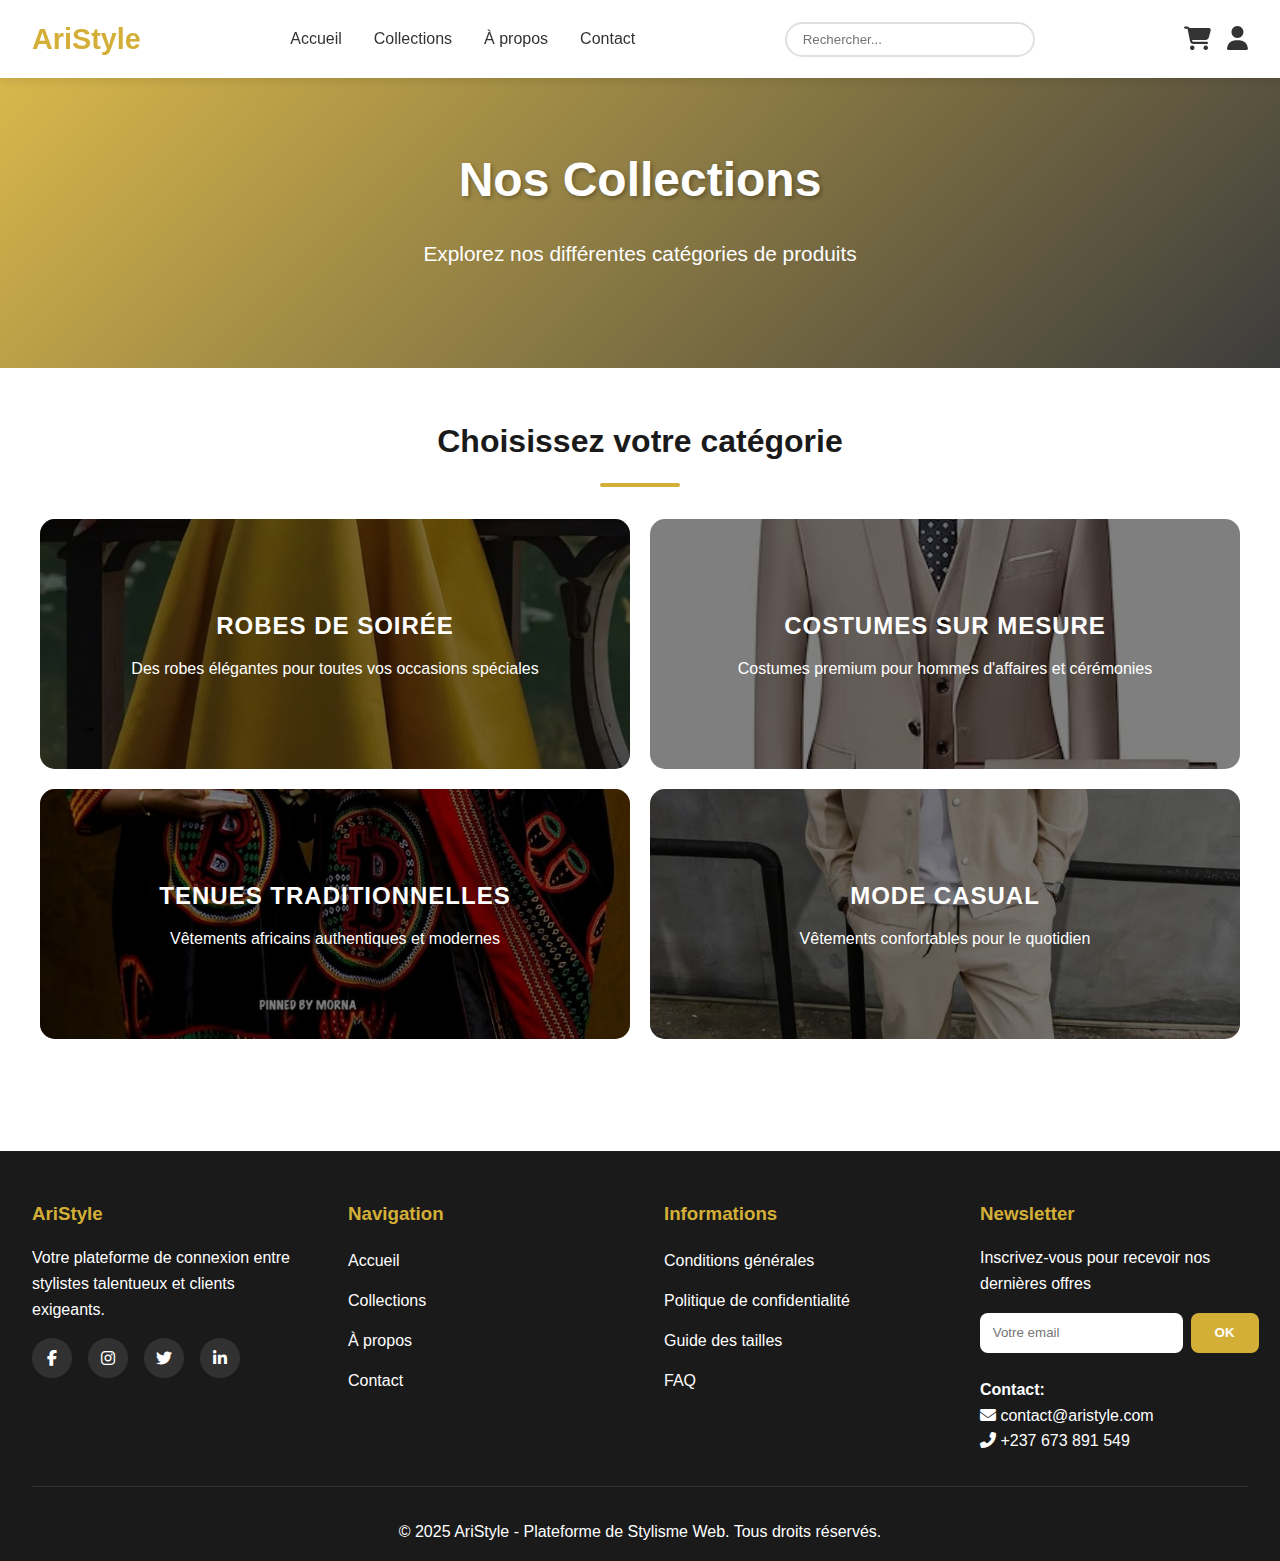
<file: collections.html>
<!DOCTYPE html>
<html lang="fr">
<head>
  <meta charset="UTF-8">
  <meta name="viewport" content="width=device-width, initial-scale=1.0">
  <title>Collections - AriStyle</title>
  <link rel="stylesheet" href="https://cdnjs.cloudflare.com/ajax/libs/font-awesome/6.5.0/css/all.min.css">
  <link rel="stylesheet" href="assets/css/style.css">
</head>


<body>
  <!-- Header -->
  <header>
    <nav>
      <a href="index.html" class="logo">AriStyle</a>
      <ul class="nav-links">
        <li><a href="index.html">Accueil</a></li>
        <li><a href="collections.html">Collections</a></li>
        <li><a href="apropos.html">À propos</a></li>
        <li><a href="contact.html">Contact</a></li>
      </ul>
      <input type="search" class="search-bar" placeholder="Rechercher...">
      <div class="nav-icons">
        <button class="icon-btn">
          <i class="fas fa-shopping-cart"></i>
          <span class="cart-badge">3</span>
        </button>
        <button class="icon-btn">
          <i class="fas fa-user"></i>
        </button>
      </div>
    </nav>
  </header>

  <!-- Hero Banner -->
  <section class="page-hero">
    <div>
      <h1>Nos Collections</h1>
      <p>Explorez nos différentes catégories de produits</p>
    </div>
  </section>

  <!-- Categories Section -->
  <section class="categories-banner">
  <h2 class="section-title">Choisissez votre catégorie</h2>

  <div class="categories-container">
    <a href="collections/robes.html" class="category-block" style="background-image: url('assets/images/robe1.jfif');">
      <div class="overlay">
        <h3>Robes de Soirée</h3>
        <p>Des robes élégantes pour toutes vos occasions spéciales</p>
      </div>
    </a>

    <a href="collections/costume.html" class="category-block" style="background-image: url('assets/images/costume1.jfif');">
      <div class="overlay">
        <h3>Costumes Sur Mesure</h3>
        <p>Costumes premium pour hommes d'affaires et cérémonies</p>
      </div>
    </a>

    <a href="collections/tradition.html" class="category-block" style="background-image: url('assets/images/tradition1.jfif');">
      <div class="overlay">
        <h3>Tenues Traditionnelles</h3>
        <p>Vêtements africains authentiques et modernes</p>
      </div>
    </a>

    <a href="collections/casual.html" class="category-block" style="background-image: url('assets/images/casual1.jfif');">
      <div class="overlay">
        <h3>Mode Casual</h3>
        <p>Vêtements confortables pour le quotidien</p>
      </div>
    </a>
  </div>
</section>


  <!-- Footer -->
  <footer>
    <div class="footer-content">
      <div class="footer-section">
        <h3>AriStyle</h3>
        <p>Votre plateforme de connexion entre stylistes talentueux et clients exigeants.</p>
        <div class="social-links">
          <a href="#" class="social-icon"><i class="fab fa-facebook-f"></i></a>
          <a href="#" class="social-icon"><i class="fab fa-instagram"></i></a>
          <a href="#" class="social-icon"><i class="fab fa-twitter"></i></a>
          <a href="#" class="social-icon"><i class="fab fa-linkedin-in"></i></a>
        </div>
      </div>

      <div class="footer-section">
        <h3>Navigation</h3>
        <ul class="footer-links">
          <li><a href="index.html">Accueil</a></li>
          <li><a href="collections.html">Collections</a></li>
          <li><a href="apropos.html">À propos</a></li>
          <li><a href="contact.html">Contact</a></li>
        </ul>
      </div>

      <div class="footer-section">
        <h3>Informations</h3>
        <ul class="footer-links">
          <li><a href="#">Conditions générales</a></li>
          <li><a href="#">Politique de confidentialité</a></li>
          <li><a href="#">Guide des tailles</a></li>
          <li><a href="#">FAQ</a></li>
        </ul>
      </div>

      <div class="footer-section">
        <h3>Newsletter</h3>
        <p>Inscrivez-vous pour recevoir nos dernières offres</p>
        <form class="newsletter-form">
          <input type="email" placeholder="Votre email" required>
          <button type="submit">OK</button>
        </form>
        <div style="margin-top: 1.5rem;">
          <p><strong>Contact:</strong></p>
          <p><i class="fas fa-envelope"></i> contact@aristyle.com</p>
          <p><i class="fas fa-phone-alt"></i> +237 673 891 549</p>
        </div>
      </div>
    </div>
    <div class="footer-bottom">
      <p>&copy; 2025 AriStyle - Plateforme de Stylisme Web. Tous droits réservés.</p>
    </div>
  </footer>

  <script src="assets/js/cart.js"></script>
<script>
    // Gestion des icônes de navigation
    document.addEventListener('DOMContentLoaded', function() {
        updateCartCount();
        
        // Gestion de l'icône panier
        const cartIcon = document.querySelector('.icon-btn .fa-shopping-cart');
        if (cartIcon) {
            const cartButton = cartIcon.closest('.icon-btn');
            cartButton.addEventListener('click', function(e) {
                e.preventDefault();
                window.location.href = 'panier.html';
            });
        }
        
        // Gestion de l'icône utilisateur
        const userIcon = document.querySelector('.icon-btn .fa-user');
        if (userIcon) {
            const userButton = userIcon.closest('.icon-btn');
            userButton.addEventListener('click', function(e) {
                e.preventDefault();
                window.location.href = 'connexion.html';
            });
        }
        
        // Alternative: Gestion de tous les boutons d'icônes
        document.querySelectorAll('.nav-icons .icon-btn').forEach(button => {
            button.addEventListener('click', function(e) {
                e.preventDefault();
                const icon = this.querySelector('i');
                if (icon.classList.contains('fa-shopping-cart')) {
                    window.location.href = 'panier.html';
                } else if (icon.classList.contains('fa-user')) {
                    window.location.href = 'connexion.html';
                }
            });
        });
    });
</script>
</body>
</html>
</file>
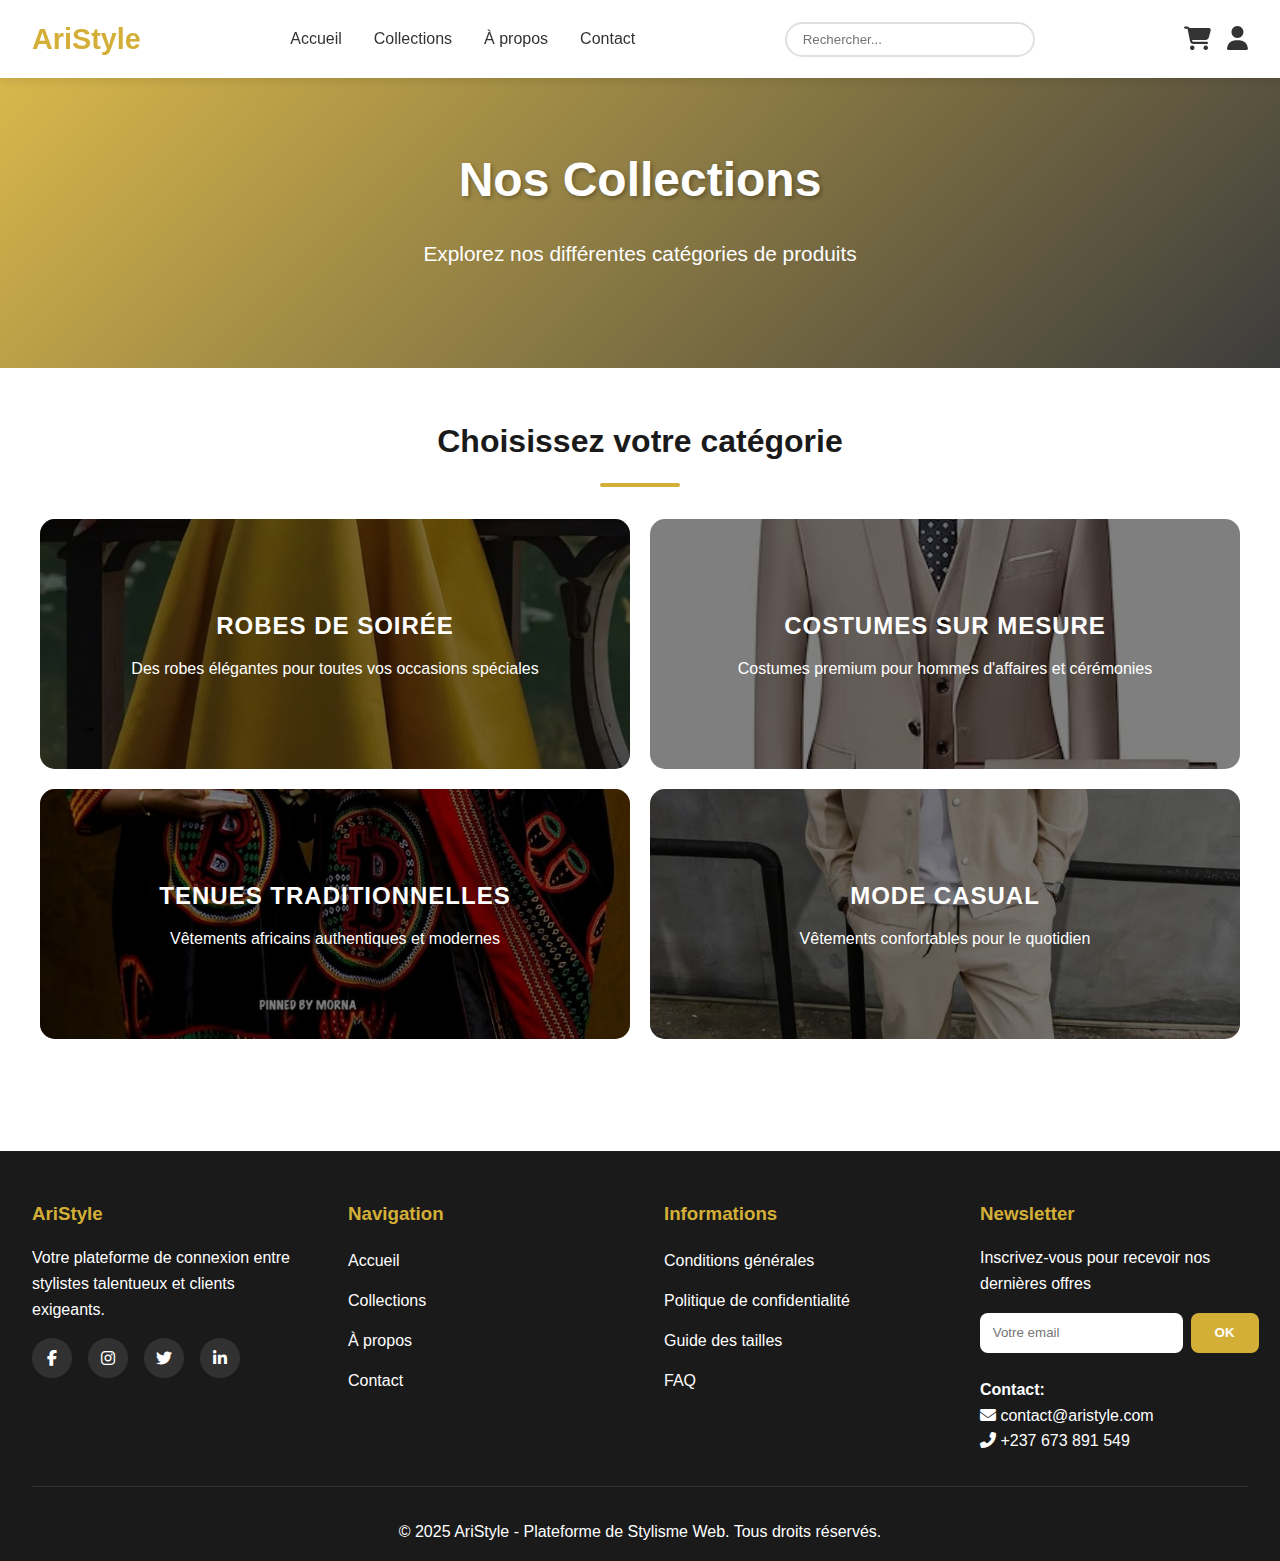
<file: commande.html>
<!DOCTYPE html>
<html lang="fr">
<head>
    <meta charset="UTF-8">
    <meta name="viewport" content="width=device-width, initial-scale=1.0">
    <title>Commande - AriStyle</title>
    <link rel="stylesheet" href="assets/css/style.css">
    <link href="https://cdnjs.cloudflare.com/ajax/libs/font-awesome/6.4.2/css/all.min.css" rel="stylesheet">
    <style>
        /* Garder le même CSS que précédemment */
        .checkout-container {
            max-width: 1200px;
            margin: 40px auto;
            padding: 20px;
            display: grid;
            grid-template-columns: 1fr 400px;
            gap: 40px;
        }

        .checkout-steps {
            display: flex;
            justify-content: space-between;
            margin-bottom: 40px;
            position: relative;
        }

        .checkout-steps::before {
            content: '';
            position: absolute;
            top: 20px;
            left: 0;
            right: 0;
            height: 2px;
            background: var(--border-color);
            z-index: 1;
        }

        .step {
            display: flex;
            flex-direction: column;
            align-items: center;
            position: relative;
            z-index: 2;
        }

        .step-number {
            width: 40px;
            height: 40px;
            border-radius: 50%;
            background: var(--border-color);
            color: white;
            display: flex;
            align-items: center;
            justify-content: center;
            font-weight: bold;
            margin-bottom: 10px;
        }

        .step.active .step-number {
            background: var(--primary-color);
        }

        .step.completed .step-number {
            background: #28a745;
        }

        .step-label {
            font-size: 0.9rem;
            font-weight: 600;
            color: var(--light-text);
        }

        .step.active .step-label {
            color: var(--primary-color);
        }

        .checkout-section {
            background: white;
            border-radius: 15px;
            padding: 30px;
            margin-bottom: 20px;
            box-shadow: 0 5px 15px rgba(0,0,0,0.1);
        }

        .section-title {
            font-size: 1.3rem;
            color: var(--secondary-color);
            margin-bottom: 20px;
            padding-bottom: 10px;
            border-bottom: 2px solid var(--bg-light);
        }

        .form-row {
            display: grid;
            grid-template-columns: 1fr 1fr;
            gap: 20px;
            margin-bottom: 20px;
        }

        .form-group {
            margin-bottom: 20px;
            position: relative;
        }

        .form-group.required label::after {
            content: " *";
            color: #dc3545;
        }

        .form-group input,
        .form-group select,
        .form-group textarea {
            width: 100%;
            padding: 12px;
            border: 2px solid var(--border-color);
            border-radius: 8px;
            font-size: 1rem;
            transition: border-color 0.3s;
        }

        .form-group input:focus,
        .form-group select:focus,
        .form-group textarea:focus {
            border-color: var(--primary-color);
            outline: none;
        }

        .form-group.error input,
        .form-group.error select,
        .form-group.error textarea {
            border-color: #dc3545;
        }

        .error-message {
            color: #dc3545;
            font-size: 0.8rem;
            margin-top: 5px;
            display: none;
        }

        .form-group.error .error-message {
            display: block;
        }

        .order-summary {
            background: white;
            border-radius: 15px;
            padding: 30px;
            box-shadow: 0 5px 15px rgba(0,0,0,0.1);
            position: sticky;
            top: 20px;
        }

        .order-items {
            max-height: 300px;
            overflow-y: auto;
            margin-bottom: 20px;
        }

        .order-item {
            display: flex;
            align-items: center;
            gap: 15px;
            padding: 15px 0;
            border-bottom: 1px solid var(--border-color);
        }

        .order-item:last-child {
            border-bottom: none;
        }

        .order-item-image {
            width: 60px;
            height: 60px;
            border-radius: 8px;
            overflow: hidden;
        }

        .order-item-image img {
            width: 100%;
            height: 100%;
            object-fit: cover;
        }

        .order-item-details {
            flex: 1;
        }

        .order-item-name {
            font-weight: 600;
            margin-bottom: 5px;
        }

        .order-item-price {
            color: var(--primary-color);
            font-weight: 600;
        }

        .order-totals {
            border-top: 2px solid var(--border-color);
            padding-top: 20px;
        }

        .total-row {
            display: flex;
            justify-content: space-between;
            margin-bottom: 10px;
        }

        .total-row.final {
            font-size: 1.3rem;
            font-weight: bold;
            color: var(--primary-color);
            border-top: 2px solid var(--primary-color);
            padding-top: 10px;
            margin-top: 10px;
        }

        .place-order-btn {
            width: 100%;
            padding: 15px;
            background: var(--primary-color);
            color: white;
            border: none;
            border-radius: 8px;
            font-size: 1.1rem;
            font-weight: 600;
            cursor: pointer;
            transition: all 0.3s;
            margin-top: 20px;
        }

        .place-order-btn:hover:not(:disabled) {
            background: var(--secondary-color);
            transform: translateY(-2px);
        }

        .place-order-btn:disabled {
            background: #ccc;
            cursor: not-allowed;
        }

        .payment-methods {
            display: grid;
            grid-template-columns: 1fr 1fr;
            gap: 10px;
            margin-top: 20px;
        }

        .payment-method {
            border: 2px solid var(--border-color);
            border-radius: 8px;
            padding: 15px;
            text-align: center;
            cursor: pointer;
            transition: all 0.3s;
        }

        .payment-method.selected {
            border-color: var(--primary-color);
            background: rgba(212, 175, 55, 0.1);
        }

        .payment-method i {
            font-size: 2rem;
            margin-bottom: 10px;
            color: var(--light-text);
        }

        .payment-method.selected i {
            color: var(--primary-color);
        }

        .loading-overlay {
            position: fixed;
            top: 0;
            left: 0;
            width: 100%;
            height: 100%;
            background: rgba(0,0,0,0.7);
            display: none;
            justify-content: center;
            align-items: center;
            z-index: 10000;
            color: white;
            font-size: 1.5rem;
        }

        @media (max-width: 768px) {
            .checkout-container {
                grid-template-columns: 1fr;
            }

            .form-row {
                grid-template-columns: 1fr;
            }

            .checkout-steps {
                flex-direction: column;
                gap: 20px;
            }

            .checkout-steps::before {
                display: none;
            }

            .step {
                flex-direction: row;
                gap: 15px;
            }

            .payment-methods {
                grid-template-columns: 1fr;
            }
        }
    </style>
</head>
<body>
    <!-- Loading overlay -->
    <div class="loading-overlay" id="loading-overlay">
        <div style="text-align: center;">
            <i class="fas fa-spinner fa-spin" style="font-size: 3rem; margin-bottom: 20px;"></i>
            <p>Traitement de votre commande...</p>
        </div>
    </div>

    <header>
        <nav>
            <a href="index.html" class="logo">AriStyle</a>
            <ul class="nav-links">
                <li><a href="index.html">Accueil</a></li>
                <li><a href="collections.html">Collections</a></li>
                <li><a href="apropos.html">À propos</a></li>
                <li><a href="contact.html">Contact</a></li>
            </ul>
            <input type="search" class="search-bar" placeholder="Rechercher...">
            <div class="nav-icons">
                <button class="icon-btn" onclick="window.location.href='panier.html'">
                    <i class="fas fa-shopping-cart"></i>
                    <span class="cart-badge" id="cart-count">0</span>
                </button>
                <button class="icon-btn" onclick="window.location.href='connexion.html'">
                    <i class="fas fa-user"></i>
                </button>
            </div>
        </nav>
    </header>

    <div class="breadcrumb">
        <a href="index.html">Accueil</a>
        <span>/</span>
        <a href="panier.html">Panier</a>
        <span>/</span>
        <span>Commande</span>
    </div>

    <div class="checkout-container">
        <div class="checkout-main">
            <div class="checkout-steps">
                <div class="step completed">
                    <div class="step-number">1</div>
                    <div class="step-label">Panier</div>
                </div>
                <div class="step active">
                    <div class="step-number">2</div>
                    <div class="step-label">Livraison</div>
                </div>
                <div class="step">
                    <div class="step-number">3</div>
                    <div class="step-label">Paiement</div>
                </div>
                <div class="step">
                    <div class="step-number">4</div>
                    <div class="step-label">Confirmation</div>
                </div>
            </div>

            <form id="checkout-form">
                <div class="checkout-section">
                    <h2 class="section-title">Informations personnelles</h2>
                    
                    <div class="form-row">
                        <div class="form-group required">
                            <label for="first-name">Prénom</label>
                            <input type="text" id="first-name" name="first-name" required>
                            <div class="error-message">Veuillez saisir votre prénom</div>
                        </div>
                        <div class="form-group required">
                            <label for="last-name">Nom</label>
                            <input type="text" id="last-name" name="last-name" required>
                            <div class="error-message">Veuillez saisir votre nom</div>
                        </div>
                    </div>

                    <div class="form-group required">
                        <label for="email">Email</label>
                        <input type="email" id="email" name="email" required>
                        <div class="error-message">Veuillez saisir un email valide</div>
                    </div>

                    <div class="form-group required">
                        <label for="phone">Téléphone</label>
                        <input type="tel" id="phone" name="phone" required>
                        <div class="error-message">Veuillez saisir un numéro de téléphone valide</div>
                    </div>
                </div>

                <div class="checkout-section">
                    <h2 class="section-title">Adresse de livraison</h2>

                    <div class="form-group required">
                        <label for="address">Adresse</label>
                        <input type="text" id="address" name="address" placeholder="Numéro et nom de rue" required>
                        <div class="error-message">Veuillez saisir votre adresse</div>
                    </div>

                    <div class="form-row">
                        <div class="form-group required">
                            <label for="city">Ville</label>
                            <input type="text" id="city" name="city" required>
                            <div class="error-message">Veuillez saisir votre ville</div>
                        </div>
                        <div class="form-group required">
                            <label for="postal-code">Code postal</label>
                            <input type="text" id="postal-code" name="postal-code" required>
                            <div class="error-message">Veuillez saisir un code postal valide</div>
                        </div>
                    </div>

                    <div class="form-group required">
                        <label for="country">Pays</label>
                        <select id="country" name="country" required>
                            <option value="">Sélectionnez un pays</option>
                            <option value="cm">Cameroun</option>
                            <option value="ci">Côte d'Ivoire</option>
                            <option value="sn">Sénégal</option>
                            <option value="fr">France</option>
                        </select>
                        <div class="error-message">Veuillez sélectionner un pays</div>
                    </div>

                    <div class="form-group">
                        <label for="notes">Notes de livraison (optionnel)</label>
                        <textarea id="notes" name="notes" rows="3" placeholder="Instructions spéciales pour la livraison..."></textarea>
                    </div>
                </div>

                <div class="checkout-section">
                    <h2 class="section-title">Méthode de livraison</h2>
                    
                    <div class="form-group required">
                        <div class="payment-methods">
                            <div class="payment-method selected" data-value="standard">
                                <i class="fas fa-truck"></i>
                                <div>Livraison Standard</div>
                                <small>5-7 jours ouvrables - Gratuite</small>
                            </div>
                            <div class="payment-method" data-value="express">
                                <i class="fas fa-shipping-fast"></i>
                                <div>Livraison Express</div>
                                <small>2-3 jours ouvrables - 5 000 FCFA</small>
                            </div>
                        </div>
                        <input type="hidden" id="delivery-method" name="delivery-method" value="standard" required>
                        <div class="error-message">Veuillez sélectionner une méthode de livraison</div>
                    </div>
                </div>
            </form>
        </div>

        <div class="order-summary">
            <h2 class="section-title">Récapitulatif</h2>
            
            <div class="order-items" id="order-items">
                <!-- Les articles seront ajoutés dynamiquement -->
            </div>

            <div class="order-totals">
                <div class="total-row">
                    <span>Sous-total</span>
                    <span id="subtotal">0 FCFA</span>
                </div>
                <div class="total-row">
                    <span>Livraison</span>
                    <span id="delivery-cost">Gratuite</span>
                </div>
                <div class="total-row">
                    <span>Remise</span>
                    <span id="discount">0 FCFA</span>
                </div>
                <div class="total-row final">
                    <span>Total</span>
                    <span id="total">0 FCFA</span>
                </div>
            </div>

            <button class="place-order-btn" id="place-order-btn">
                <i class="fas fa-lock"></i> Confirmer la commande
            </button>

            <p style="text-align: center; margin-top: 15px; font-size: 0.9rem; color: var(--light-text);">
                <i class="fas fa-shield-alt"></i> Paiement sécurisé
            </p>
        </div>
    </div>

    <footer>
        <div class="footer-content">
            <div class="footer-section">
                <h3>AriStyle</h3>
                <p>Votre plateforme de connexion entre stylistes talentueux et clients exigeants.</p>
                <div class="social-links">
                    <a href="#" class="social-icon"><i class="fab fa-facebook-f"></i></a>
                    <a href="#" class="social-icon"><i class="fab fa-instagram"></i></a>
                    <a href="#" class="social-icon"><i class="fab fa-twitter"></i></a>
                    <a href="#" class="social-icon"><i class="fab fa-linkedin-in"></i></a>
                </div>
            </div>

            <div class="footer-section">
                <h3>Navigation</h3>
                <ul class="footer-links">
                    <li><a href="index.html">Accueil</a></li>
                    <li><a href="collections.html">Collections</a></li>
                    <li><a href="apropos.html">À propos</a></li>
                    <li><a href="contact.html">Contact</a></li>
                </ul>
            </div>

            <div class="footer-section">
                <h3>Informations</h3>
                <ul class="footer-links">
                    <li><a href="#">Conditions générales</a></li>
                    <li><a href="#">Politique de confidentialité</a></li>
                    <li><a href="#">FAQ</a></li>
                </ul>
            </div>

            <div class="footer-section">
                <h3>Contact</h3>
                <p><i class="fas fa-envelope"></i> contact@aristyle.com</p>
                <p><i class="fas fa-phone-alt"></i> +237 673 891 549</p>
            </div>
        </div>
        <div class="footer-bottom">
            <p>&copy; 2025 AriStyle - Tous droits réservés.</p>
        </div>
    </footer>

    <script src="assets/js/cart.js"></script>
    <script>
        // SIMPLIFICATION : Fonction pour valider le formulaire
        function validateForm() {
            const requiredFields = [
                'first-name', 'last-name', 'email', 'phone', 
                'address', 'city', 'postal-code', 'country'
            ];

            let isValid = true;

            // Réinitialiser les erreurs
            document.querySelectorAll('.form-group').forEach(group => {
                group.classList.remove('error');
            });

            // Valider chaque champ requis
            requiredFields.forEach(fieldName => {
                const field = document.querySelector(`[name="${fieldName}"]`);
                const formGroup = field.closest('.form-group');
                
                if (!field.value.trim()) {
                    formGroup.classList.add('error');
                    formGroup.querySelector('.error-message').textContent = 'Ce champ est obligatoire';
                    isValid = false;
                } else if (fieldName === 'email' && !isValidEmail(field.value)) {
                    formGroup.classList.add('error');
                    formGroup.querySelector('.error-message').textContent = 'Email invalide';
                    isValid = false;
                } else if (fieldName === 'phone' && !isValidPhone(field.value)) {
                    formGroup.classList.add('error');
                    formGroup.querySelector('.error-message').textContent = 'Numéro de téléphone invalide';
                    isValid = false;
                }
            });

            return isValid;
        }

        // Fonctions de validation simples
        function isValidEmail(email) {
            return /^[^\s@]+@[^\s@]+\.[^\s@]+$/.test(email);
        }

        function isValidPhone(phone) {
            return /^[\+]?[0-9\s\-\(\)]{8,}$/.test(phone);
        }

        // SIMPLIFICATION : Fonction pour traiter la commande
        function processOrder() {
            console.log("🚀 Début du traitement de la commande...");
            
            // 1. Valider le formulaire
            if (!validateForm()) {
                alert("Veuillez corriger les erreurs dans le formulaire.");
                return;
            }

            // 2. Vérifier que le panier n'est pas vide
            if (panierGlobal.items.length === 0) {
                alert("Votre panier est vide !");
                window.location.href = 'collections.html';
                return;
            }

            // 3. Afficher le loading
            document.getElementById('loading-overlay').style.display = 'flex';
            console.log("📦 Panier contient:", panierGlobal.items);

            // 4. Préparer les données de la commande
            const deliveryMethod = document.getElementById('delivery-method').value;
            const deliveryCost = deliveryMethod === 'express' ? 5000 : 0;
            const orderNumber = 'CMD-' + Date.now().toString().slice(-8);

            const orderData = {
                id: orderNumber,
                date: new Date().toISOString(),
                customer: {
                    firstName: document.getElementById('first-name').value,
                    lastName: document.getElementById('last-name').value,
                    email: document.getElementById('email').value,
                    phone: document.getElementById('phone').value
                },
                address: {
                    street: document.getElementById('address').value,
                    city: document.getElementById('city').value,
                    postalCode: document.getElementById('postal-code').value,
                    country: document.getElementById('country').value,
                    notes: document.getElementById('notes').value
                },
                delivery: {
                    method: deliveryMethod,
                    cost: deliveryCost
                },
                items: [...panierGlobal.items], // Copie des articles
                subtotal: panierGlobal.getTotal(),
                discount: panierGlobal.getDiscount(),
                total: panierGlobal.getFinalTotal() + deliveryCost,
                status: 'confirmed'
            };

            console.log("💾 Sauvegarde de la commande:", orderData);

            // 5. Sauvegarder la commande dans localStorage
            localStorage.setItem('lastOrder', JSON.stringify(orderData));
            
            // 6. Vider le panier
            panierGlobal.viderPanier();
            console.log("🛒 Panier vidé");

            // 7. SIMPLIFICATION : Redirection directe après un court délai
            setTimeout(() => {
                console.log("🔀 Redirection vers confirmation.html");
                window.location.href = `confirmation.html?order=${orderNumber}`;
            }, 1000);
        }

        // Mise à jour du récapitulatif
        function updateOrderSummary() {
            const cart = panierGlobal;
            const orderItems = document.getElementById('order-items');
            const subtotalElement = document.getElementById('subtotal');
            const discountElement = document.getElementById('discount');
            const deliveryCostElement = document.getElementById('delivery-cost');
            const totalElement = document.getElementById('total');

            if (cart.items.length === 0) {
                orderItems.innerHTML = '<p style="text-align: center; color: var(--light-text);">Votre panier est vide</p>';
                subtotalElement.textContent = '0 FCFA';
                discountElement.textContent = '0 FCFA';
                deliveryCostElement.textContent = 'Gratuite';
                totalElement.textContent = '0 FCFA';
                return;
            }

            // Afficher les articles
            let itemsHtml = '';
            cart.items.forEach(item => {
                itemsHtml += `
                    <div class="order-item">
                        <div class="order-item-image">
                            <img src="${item.image}" alt="${item.name}" onerror="this.src='[data-uri]'">
                        </div>
                        <div class="order-item-details">
                            <div class="order-item-name">${item.name}</div>
                            <div>Quantité: ${item.quantity}</div>
                        </div>
                        <div class="order-item-price">${formatPrice(item.price * item.quantity)}</div>
                    </div>
                `;
            });

            orderItems.innerHTML = itemsHtml;
            
            // Calculs
            const subtotal = cart.getTotal();
            const discount = cart.getDiscount();
            const deliveryMethod = document.getElementById('delivery-method').value;
            const deliveryCost = deliveryMethod === 'express' ? 5000 : 0;
            const total = subtotal - discount + deliveryCost;

            subtotalElement.textContent = formatPrice(subtotal);
            discountElement.textContent = formatPrice(discount);
            deliveryCostElement.textContent = deliveryCost === 0 ? 'Gratuite' : formatPrice(deliveryCost);
            totalElement.textContent = formatPrice(total);
        }

        // Initialisation
        document.addEventListener('DOMContentLoaded', function() {
            console.log("📄 Page commande chargée");
            
            // Vérifier si le panier est vide
            if (panierGlobal.items.length === 0) {
                alert('Votre panier est vide. Redirection vers la boutique...');
                window.location.href = 'collections.html';
                return;
            }

            updateOrderSummary();
            updateCartCount();

            // Gestion des méthodes de livraison
            const deliveryMethods = document.querySelectorAll('.payment-method');
            deliveryMethods.forEach(method => {
                method.addEventListener('click', function() {
                    deliveryMethods.forEach(m => m.classList.remove('selected'));
                    this.classList.add('selected');
                    document.getElementById('delivery-method').value = this.dataset.value;
                    updateOrderSummary();
                });
            });

            // SIMPLIFICATION : Bouton de commande
            document.getElementById('place-order-btn').addEventListener('click', function(e) {
                e.preventDefault();
                console.log("🖱️ Bouton commande cliqué");
                processOrder();
            });

            // Validation en temps réel
            document.querySelectorAll('input, select').forEach(field => {
                field.addEventListener('blur', function() {
                    validateForm(); // Validation simplifiée
                });
            });
        });
    </script>
</body>
</html>
</file>
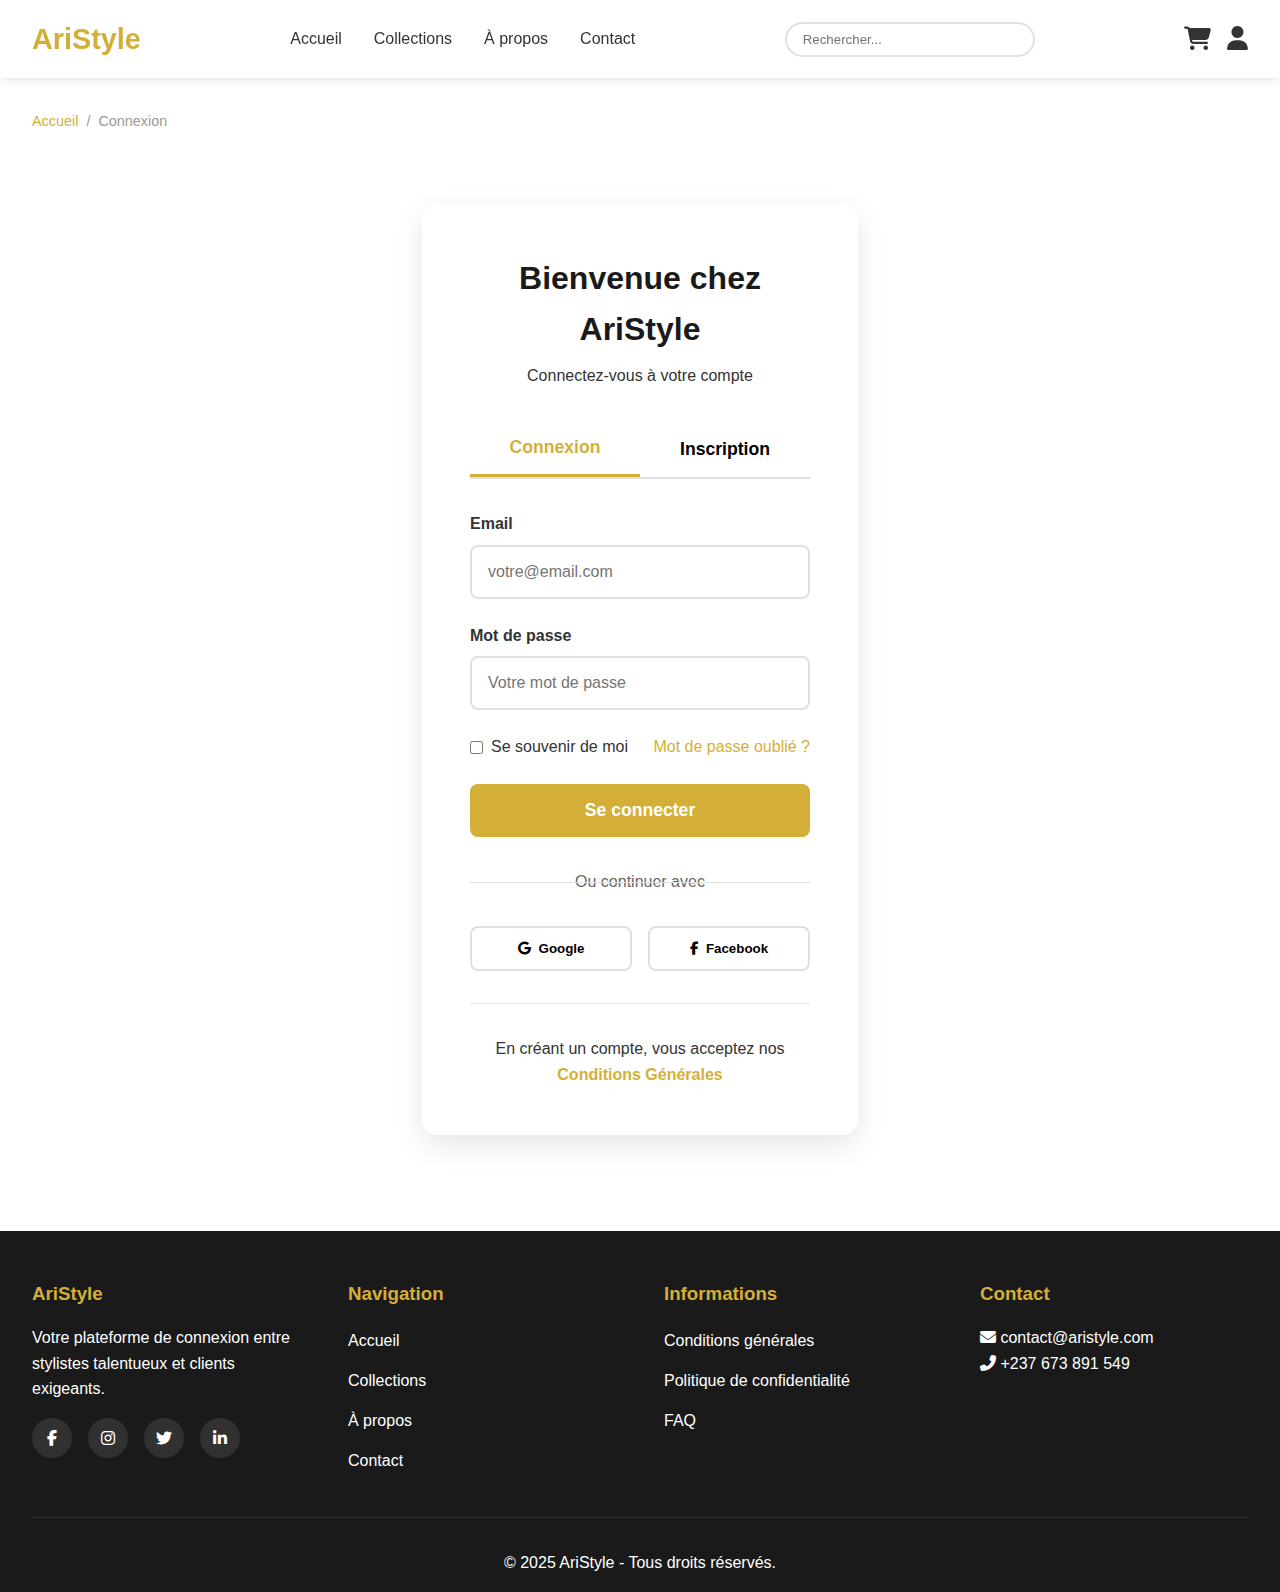
<file: connexion.html>
<!DOCTYPE html>
<html lang="fr">
<head>
    <meta charset="UTF-8">
    <meta name="viewport" content="width=device-width, initial-scale=1.0">
    <title>Connexion - AriStyle</title>
    <link rel="stylesheet" href="assets/css/style.css">
    <link href="https://cdnjs.cloudflare.com/ajax/libs/font-awesome/6.4.2/css/all.min.css" rel="stylesheet">
    <style>
        .auth-container {
            max-width: 500px;
            margin: 40px auto;
            padding: 2rem;
        }

        .auth-card {
            background: white;
            border-radius: 15px;
            padding: 3rem;
            box-shadow: 0 10px 30px rgba(0,0,0,0.1);
        }

        .auth-header {
            text-align: center;
            margin-bottom: 2rem;
        }

        .auth-header h1 {
            color: var(--secondary-color);
            margin-bottom: 0.5rem;
        }

        .auth-tabs {
            display: flex;
            margin-bottom: 2rem;
            border-bottom: 2px solid var(--border-color);
        }

        .auth-tab {
            flex: 1;
            padding: 1rem;
            text-align: center;
            background: none;
            border: none;
            font-size: 1.1rem;
            font-weight: 600;
            cursor: pointer;
            transition: all 0.3s;
        }

        .auth-tab.active {
            color: var(--primary-color);
            border-bottom: 3px solid var(--primary-color);
        }

        .auth-form {
            display: none;
        }

        .auth-form.active {
            display: block;
            animation: fadeIn 0.5s ease;
        }

        .form-group {
            margin-bottom: 1.5rem;
        }

        .form-group label {
            display: block;
            margin-bottom: 0.5rem;
            font-weight: 600;
            color: var(--text-color);
        }

        .form-group input {
            width: 100%;
            padding: 1rem;
            border: 2px solid var(--border-color);
            border-radius: 8px;
            font-size: 1rem;
            transition: border-color 0.3s;
        }

        .form-group input:focus {
            border-color: var(--primary-color);
            outline: none;
        }

        .auth-btn {
            width: 100%;
            padding: 1rem;
            background: var(--primary-color);
            color: white;
            border: none;
            border-radius: 8px;
            font-size: 1.1rem;
            font-weight: 600;
            cursor: pointer;
            transition: all 0.3s;
        }

        .auth-btn:hover {
            background: var(--secondary-color);
            transform: translateY(-2px);
        }

        .auth-divider {
            text-align: center;
            margin: 2rem 0;
            position: relative;
        }

        .auth-divider::before {
            content: '';
            position: absolute;
            top: 50%;
            left: 0;
            right: 0;
            height: 1px;
            background: var(--border-color);
        }

        .auth-divider span {
            background: white;
            padding: 0 1rem;
            color: var(--light-text);
        }

        .social-auth {
            display: grid;
            grid-template-columns: 1fr 1fr;
            gap: 1rem;
            margin-bottom: 2rem;
        }

        .social-btn {
            padding: 0.8rem;
            border: 2px solid var(--border-color);
            border-radius: 8px;
            background: white;
            cursor: pointer;
            transition: all 0.3s;
            display: flex;
            align-items: center;
            justify-content: center;
            gap: 0.5rem;
            font-weight: 600;
        }

        .social-btn.google:hover {
            border-color: #db4437;
            color: #db4437;
        }

        .social-btn.facebook:hover {
            border-color: #4267B2;
            color: #4267B2;
        }

        .auth-footer {
            text-align: center;
            margin-top: 2rem;
            padding-top: 2rem;
            border-top: 1px solid var(--border-color);
        }

        .auth-footer a {
            color: var(--primary-color);
            text-decoration: none;
            font-weight: 600;
        }

        @keyframes fadeIn {
            from { opacity: 0; transform: translateY(10px); }
            to { opacity: 1; transform: translateY(0); }
        }

        @media (max-width: 768px) {
            .auth-container {
                margin: 20px auto;
                padding: 1rem;
            }

            .auth-card {
                padding: 2rem;
            }

            .social-auth {
                grid-template-columns: 1fr;
            }
        }
    </style>
</head>
<body>
    <header>
        <nav>
            <a href="index.html" class="logo">AriStyle</a>
            <ul class="nav-links">
                <li><a href="index.html">Accueil</a></li>
                <li><a href="collections.html">Collections</a></li>
                <li><a href="apropos.html">À propos</a></li>
                <li><a href="contact.html">Contact</a></li>
            </ul>
            <input type="search" class="search-bar" placeholder="Rechercher...">
            <div class="nav-icons">
                <button class="icon-btn" onclick="window.location.href='panier.html'">
                    <i class="fas fa-shopping-cart"></i>
                    <span class="cart-badge" id="cart-count">0</span>
                </button>
                <button class="icon-btn" onclick="window.location.href='connexion.html'">
                    <i class="fas fa-user"></i>
                </button>
            </div>
        </nav>
    </header>

    <div class="breadcrumb">
        <a href="index.html">Accueil</a>
        <span>/</span>
        <span>Connexion</span>
    </div>

    <div class="auth-container">
        <div class="auth-card">
            <div class="auth-header">
                <h1>Bienvenue chez AriStyle</h1>
                <p>Connectez-vous à votre compte</p>
            </div>

            <div class="auth-tabs">
                <button class="auth-tab active" onclick="showTab('login')">Connexion</button>
                <button class="auth-tab" onclick="showTab('register')">Inscription</button>
            </div>

            <form id="login-form" class="auth-form active">
                <div class="form-group">
                    <label for="login-email">Email</label>
                    <input type="email" id="login-email" required placeholder="votre@email.com">
                </div>

                <div class="form-group">
                    <label for="login-password">Mot de passe</label>
                    <input type="password" id="login-password" required placeholder="Votre mot de passe">
                </div>

                <div style="display: flex; justify-content: space-between; align-items: center; margin-bottom: 1.5rem;">
                    <label style="display: flex; align-items: center; gap: 0.5rem;">
                        <input type="checkbox"> Se souvenir de moi
                    </label>
                    <a href="#" style="color: var(--primary-color); text-decoration: none;">Mot de passe oublié ?</a>
                </div>

                <button type="submit" class="auth-btn">Se connecter</button>

                <div class="auth-divider">
                    <span>Ou continuer avec</span>
                </div>

                <div class="social-auth">
                    <button type="button" class="social-btn google">
                        <i class="fab fa-google"></i> Google
                    </button>
                    <button type="button" class="social-btn facebook">
                        <i class="fab fa-facebook-f"></i> Facebook
                    </button>
                </div>
            </form>

            <form id="register-form" class="auth-form">
                <div class="form-group">
                    <label for="register-name">Nom complet</label>
                    <input type="text" id="register-name" required placeholder="Votre nom complet">
                </div>

                <div class="form-group">
                    <label for="register-email">Email</label>
                    <input type="email" id="register-email" required placeholder="votre@email.com">
                </div>

                <div class="form-group">
                    <label for="register-password">Mot de passe</label>
                    <input type="password" id="register-password" required placeholder="Créez un mot de passe">
                </div>

                <div class="form-group">
                    <label for="register-confirm-password">Confirmer le mot de passe</label>
                    <input type="password" id="register-confirm-password" required placeholder="Confirmez votre mot de passe">
                </div>

                <label style="display: flex; align-items: flex-start; gap: 0.5rem; margin-bottom: 1.5rem;">
                    <input type="checkbox" style="margin-top: 0.2rem;">
                    <span>J'accepte les <a href="#" style="color: var(--primary-color);">conditions d'utilisation</a> et la <a href="#" style="color: var(--primary-color);">politique de confidentialité</a></span>
                </label>

                <button type="submit" class="auth-btn">Créer mon compte</button>
            </form>

            <div class="auth-footer">
                <p>En créant un compte, vous acceptez nos <a href="#">Conditions Générales</a></p>
            </div>
        </div>
    </div>

    <footer>
        <div class="footer-content">
            <div class="footer-section">
                <h3>AriStyle</h3>
                <p>Votre plateforme de connexion entre stylistes talentueux et clients exigeants.</p>
                <div class="social-links">
                    <a href="#" class="social-icon"><i class="fab fa-facebook-f"></i></a>
                    <a href="#" class="social-icon"><i class="fab fa-instagram"></i></a>
                    <a href="#" class="social-icon"><i class="fab fa-twitter"></i></a>
                    <a href="#" class="social-icon"><i class="fab fa-linkedin-in"></i></a>
                </div>
            </div>

            <div class="footer-section">
                <h3>Navigation</h3>
                <ul class="footer-links">
                    <li><a href="index.html">Accueil</a></li>
                    <li><a href="collections.html">Collections</a></li>
                    <li><a href="apropos.html">À propos</a></li>
                    <li><a href="contact.html">Contact</a></li>
                </ul>
            </div>

            <div class="footer-section">
                <h3>Informations</h3>
                <ul class="footer-links">
                    <li><a href="#">Conditions générales</a></li>
                    <li><a href="#">Politique de confidentialité</a></li>
                    <li><a href="#">FAQ</a></li>
                </ul>
            </div>

            <div class="footer-section">
                <h3>Contact</h3>
                <p><i class="fas fa-envelope"></i> contact@aristyle.com</p>
                <p><i class="fas fa-phone-alt"></i> +237 673 891 549</p>
            </div>
        </div>
        <div class="footer-bottom">
            <p>&copy; 2025 AriStyle - Tous droits réservés.</p>
        </div>
    </footer>

    <script src="assets/js/cart.js"></script>
    <script>
        function showTab(tabName) {
            // Masquer tous les formulaires
            document.querySelectorAll('.auth-form').forEach(form => {
                form.classList.remove('active');
            });

            // Désactiver tous les onglets
            document.querySelectorAll('.auth-tab').forEach(tab => {
                tab.classList.remove('active');
            });

            // Afficher le formulaire sélectionné
            document.getElementById(tabName + '-form').classList.add('active');

            // Activer l'onglet sélectionné
            event.target.classList.add('active');
        }

        // Gestion de la connexion
        document.getElementById('login-form').addEventListener('submit', function(e) {
            e.preventDefault();
            const email = document.getElementById('login-email').value;
            const password = document.getElementById('login-password').value;

            // Simulation de connexion
            if (email && password) {
                localStorage.setItem('userLoggedIn', 'true');
                localStorage.setItem('userEmail', email);
                alert('Connexion réussie !');
                window.location.href = 'index.html';
            } else {
                alert('Veuillez remplir tous les champs.');
            }
        });

        // Gestion de l'inscription
        document.getElementById('register-form').addEventListener('submit', function(e) {
            e.preventDefault();
            const name = document.getElementById('register-name').value;
            const email = document.getElementById('register-email').value;
            const password = document.getElementById('register-password').value;
            const confirmPassword = document.getElementById('register-confirm-password').value;

            if (password !== confirmPassword) {
                alert('Les mots de passe ne correspondent pas.');
                return;
            }

            if (name && email && password) {
                localStorage.setItem('userLoggedIn', 'true');
                localStorage.setItem('userEmail', email);
                localStorage.setItem('userName', name);
                alert('Inscription réussie ! Bienvenue chez AriStyle.');
                window.location.href = 'index.html';
            } else {
                alert('Veuillez remplir tous les champs.');
            }
        });

        // Vérifier si l'utilisateur est déjà connecté
        document.addEventListener('DOMContentLoaded', function() {
            if (localStorage.getItem('userLoggedIn') === 'true') {
                const userEmail = localStorage.getItem('userEmail');
                const userTab = document.querySelector('.auth-tab');
                userTab.textContent = `Bonjour, ${userEmail}`;
            }
            updateCartCount();
        });
    </script>
</body>
</html>
</file>
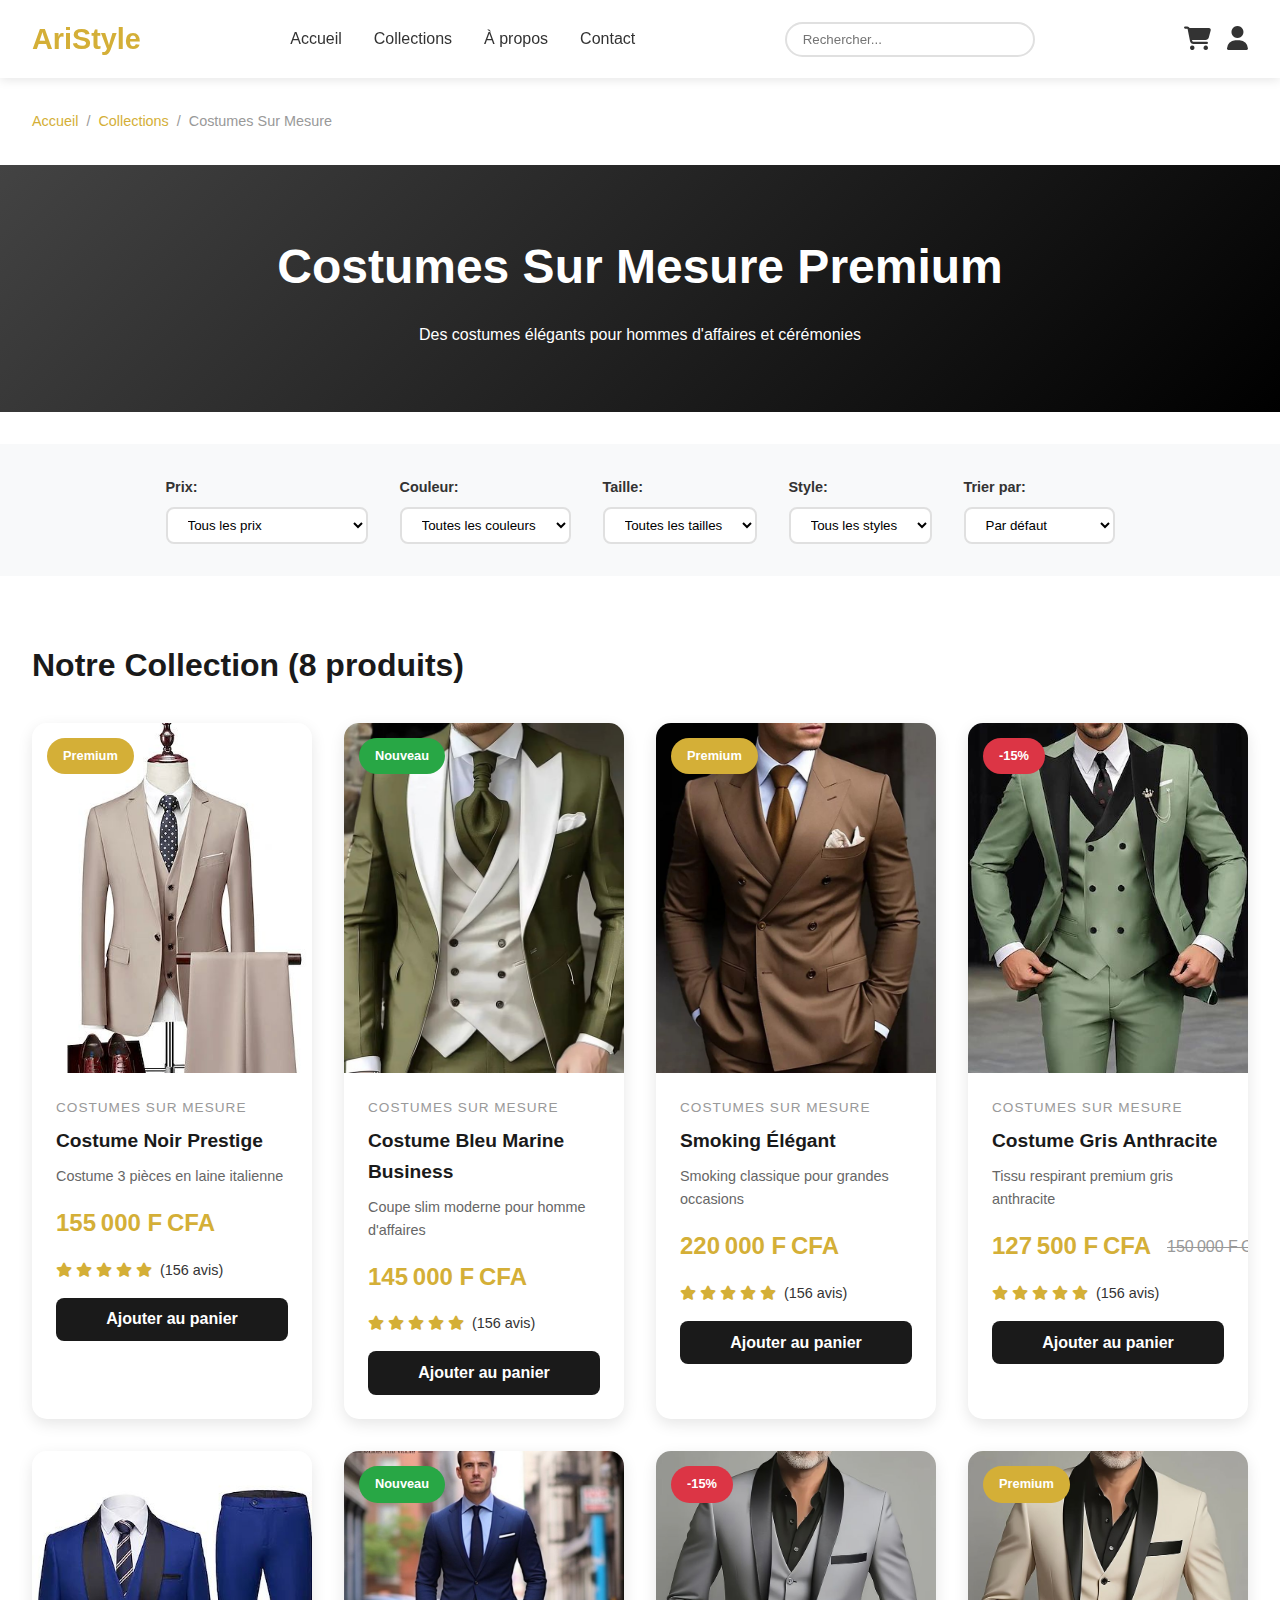
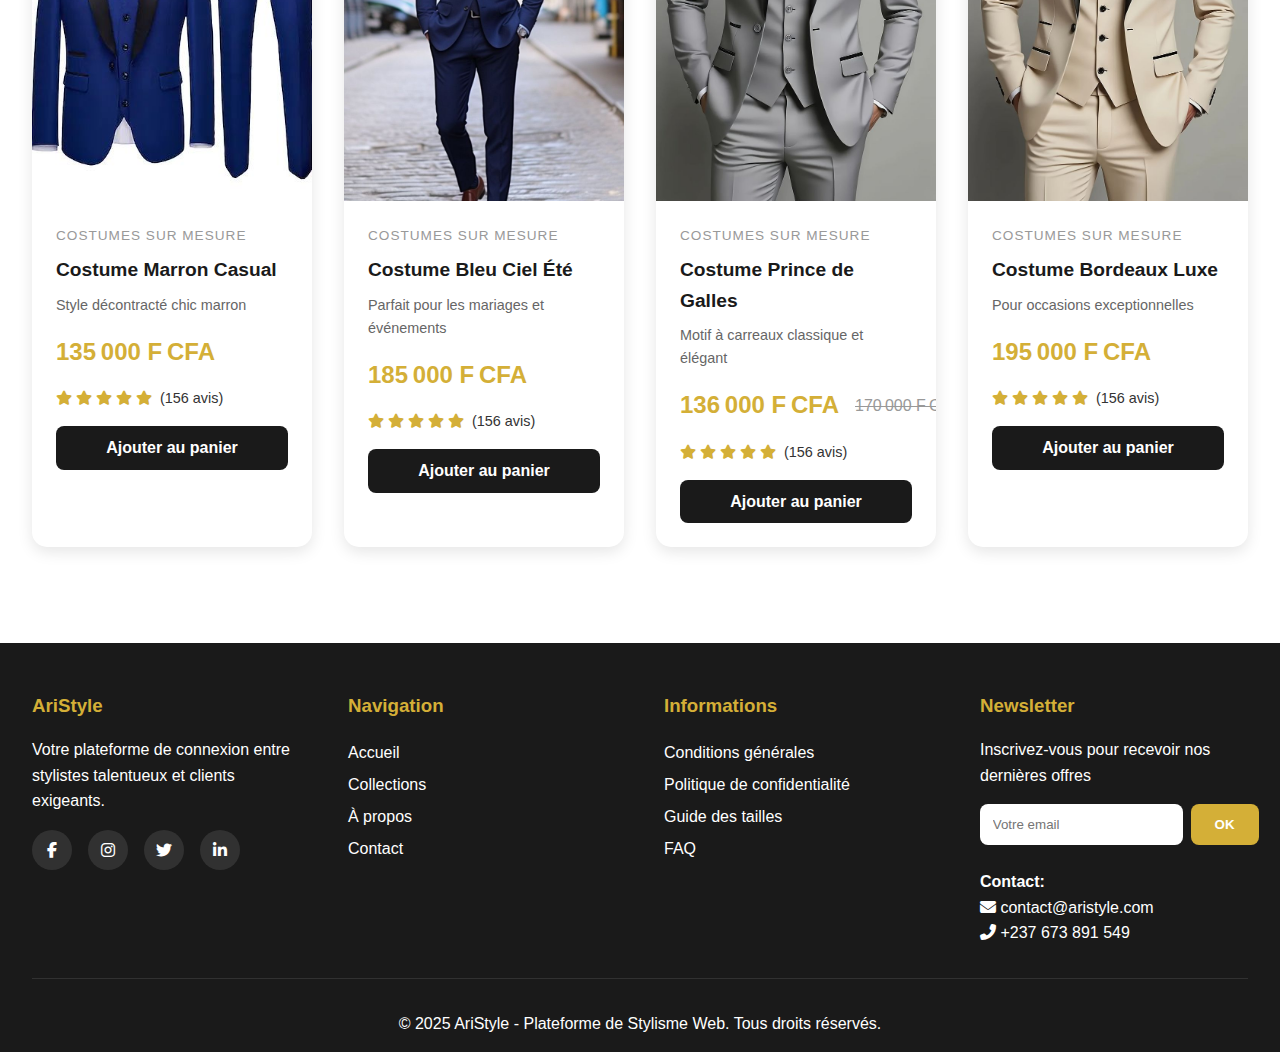
<file: Costume.html>
<!DOCTYPE html>
<html lang="fr">
<head>
  <meta charset="UTF-8">
  <meta name="viewport" content="width=device-width, initial-scale=1.0">
  <title>Costumes Sur Mesure - AriStyle</title>
  <link rel="stylesheet" href="https://cdnjs.cloudflare.com/ajax/libs/font-awesome/6.5.0/css/all.min.css">
  <style>
    * {
      margin: 0;
      padding: 0;
      box-sizing: border-box;
    }

    :root {
      --primary-color: #d4af37;
      --secondary-color: #1a1a1a;
      --text-color: #333;
      --bg-light: #f8f9fa;
      --border-color: #e0e0e0;
    }

    body {
      font-family: 'Segoe UI', Tahoma, Geneva, Verdana, sans-serif;
      line-height: 1.6;
      color: var(--text-color);
    }

    header {
      background: white;
      box-shadow: 0 2px 10px rgba(0, 0, 0, 0.1);
      position: sticky;
      top: 0;
      z-index: 1000;
    }

    nav {
      max-width: 1400px;
      margin: 0 auto;
      padding: 1rem 2rem;
      display: flex;
      justify-content: space-between;
      align-items: center;
      gap: 2rem;
    }

    .logo {
      font-size: 1.8rem;
      font-weight: bold;
      color: var(--primary-color);
      text-decoration: none;
    }

    .nav-links {
      display: flex;
      list-style: none;
      gap: 2rem;
    }

    .nav-links a {
      text-decoration: none;
      color: var(--text-color);
      font-weight: 500;
      transition: color 0.3s;
    }

    .nav-links a:hover {
      color: var(--primary-color);
    }

    .search-bar {
      padding: 0.5rem 1rem;
      border: 2px solid var(--border-color);
      border-radius: 25px;
      width: 250px;
    }

    .nav-icons {
      display: flex;
      gap: 1rem;
    }

    .icon-btn {
      background: none;
      border: none;
      font-size: 1.5rem;
      cursor: pointer;
      position: relative;
      color: var(--text-color);
    }

    .cart-badge {
      position: absolute;
      top: -8px;
      right: -8px;
      background: #dc3545;
      color: white;
      border-radius: 50%;
      padding: 2px 6px;
      font-size: 0.7rem;
    }

    .breadcrumb {
      max-width: 1400px;
      margin: 2rem auto;
      padding: 0 2rem;
      display: flex;
      gap: 0.5rem;
      align-items: center;
      font-size: 0.9rem;
    }

    .breadcrumb a {
      color: var(--primary-color);
      text-decoration: none;
    }

    .breadcrumb span {
      color: #999;
    }

    .category-hero {
      background: linear-gradient(135deg, #434343 0%, #000000 100%);
      color: white;
      padding: 4rem 2rem;
      text-align: center;
    }

    .category-hero h1 {
      font-size: 3rem;
      margin-bottom: 1rem;
    }

    .filter-section {
      background: var(--bg-light);
      padding: 2rem;
      margin: 2rem auto;
      max-width: 1400px;
    }

    .filter-container {
      display: flex;
      gap: 2rem;
      flex-wrap: wrap;
      justify-content: center;
    }

    .filter-group {
      display: flex;
      flex-direction: column;
      gap: 0.5rem;
    }

    .filter-group label {
      font-weight: 600;
      font-size: 0.9rem;
    }

    .filter-group select {
      padding: 0.5rem 1rem;
      border: 2px solid var(--border-color);
      border-radius: 8px;
      background: white;
      cursor: pointer;
    }

    .products-container {
      max-width: 1400px;
      margin: 0 auto;
      padding: 2rem;
    }

    .section-title {
      font-size: 2rem;
      color: var(--secondary-color);
      margin-bottom: 2rem;
    }

    .catalog-grid {
      display: grid;
      grid-template-columns: repeat(auto-fill, minmax(280px, 1fr));
      gap: 2rem;
    }

    .product-card {
      background: white;
      border-radius: 15px;
      overflow: hidden;
      box-shadow: 0 5px 15px rgba(0, 0, 0, 0.1);
      transition: transform 0.3s, box-shadow 0.3s;
      cursor: pointer;
    }

    .product-card:hover {
      transform: translateY(-10px);
      box-shadow: 0 15px 30px rgba(0, 0, 0, 0.2);
    }

    .product-image {
      position: relative;
      overflow: hidden;
      height: 350px;
    }

    .product-image img {
      width: 100%;
      height: 100%;
      object-fit: cover;
      transition: transform 0.5s;
    }

    .product-card:hover .product-image img {
      transform: scale(1.1);
    }

    .product-badge {
      position: absolute;
      top: 15px;
      left: 15px;
      padding: 0.5rem 1rem;
      border-radius: 25px;
      font-size: 0.8rem;
      font-weight: bold;
      z-index: 2;
    }

    .product-badge.new {
      background: #28a745;
      color: white;
    }

    .product-badge.promo {
      background: #dc3545;
      color: white;
    }

    .product-badge.premium {
      background: var(--primary-color);
      color: white;
    }

    .product-actions {
      position: absolute;
      top: 15px;
      right: 15px;
      display: flex;
      flex-direction: column;
      gap: 0.5rem;
      opacity: 0;
      transition: opacity 0.3s;
    }

    .product-card:hover .product-actions {
      opacity: 1;
    }

    .action-btn {
      width: 40px;
      height: 40px;
      background: white;
      border: none;
      border-radius: 50%;
      display: flex;
      align-items: center;
      justify-content: center;
      cursor: pointer;
      transition: all 0.3s;
      text-decoration: none;
      color: var(--text-color);
    }

    .action-btn:hover {
      background: var(--primary-color);
      color: white;
      transform: scale(1.1);
    }

    .product-info {
      padding: 1.5rem;
    }

    .product-category {
      color: #999;
      font-size: 0.85rem;
      text-transform: uppercase;
      letter-spacing: 1px;
      margin-bottom: 0.5rem;
    }

    .product-title {
      font-size: 1.2rem;
      margin-bottom: 0.5rem;
      color: var(--secondary-color);
    }

    .product-description {
      color: #666;
      font-size: 0.9rem;
      margin-bottom: 1rem;
    }

    .product-price {
      display: flex;
      align-items: center;
      gap: 1rem;
      margin-bottom: 1rem;
    }

    .current-price {
      font-size: 1.5rem;
      font-weight: bold;
      color: var(--primary-color);
    }

    .old-price {
      font-size: 1rem;
      color: #999;
      text-decoration: line-through;
    }

    .product-rating {
      display: flex;
      align-items: center;
      gap: 0.5rem;
      margin-bottom: 1rem;
      font-size: 0.9rem;
    }

    .stars {
      color: var(--primary-color);
    }

    .add-to-cart {
      width: 100%;
      padding: 0.8rem;
      background: var(--secondary-color);
      color: white;
      border: none;
      border-radius: 8px;
      font-size: 1rem;
      font-weight: 600;
      cursor: pointer;
      transition: all 0.3s;
    }

    .add-to-cart:hover {
      background: var(--primary-color);
      transform: translateY(-2px);
    }

    footer {
      background: var(--secondary-color);
      color: white;
      padding: 3rem 2rem 1rem;
      margin-top: 4rem;
    }

    .footer-content {
      max-width: 1400px;
      margin: 0 auto;
      display: grid;
      grid-template-columns: repeat(auto-fit, minmax(250px, 1fr));
      gap: 3rem;
      margin-bottom: 2rem;
    }

    .footer-section h3 {
      color: var(--primary-color);
      margin-bottom: 1rem;
    }

    .footer-links {
      list-style: none;
    }

    .footer-links a {
      color: white;
      text-decoration: none;
      line-height: 2;
      transition: color 0.3s;
    }

    .footer-links a:hover {
      color: var(--primary-color);
    }

    .social-links {
      display: flex;
      gap: 1rem;
      margin-top: 1rem;
    }

    .social-icon {
      width: 40px;
      height: 40px;
      background: rgba(255, 255, 255, 0.1);
      border-radius: 50%;
      display: flex;
      align-items: center;
      justify-content: center;
      color: white;
      text-decoration: none;
      transition: all 0.3s;
    }

    .social-icon:hover {
      background: var(--primary-color);
      transform: translateY(-3px);
    }

    .newsletter-form {
      display: flex;
      gap: 0.5rem;
      margin-top: 1rem;
    }

    .newsletter-form input {
      flex: 1;
      padding: 0.8rem;
      border: none;
      border-radius: 8px;
    }

    .newsletter-form button {
      padding: 0.8rem 1.5rem;
      background: var(--primary-color);
      color: white;
      border: none;
      border-radius: 8px;
      cursor: pointer;
      font-weight: bold;
    }

    .footer-bottom {
      text-align: center;
      padding-top: 2rem;
      border-top: 1px solid rgba(255, 255, 255, 0.1);
    }

    @media (max-width: 768px) {
      .nav-links {
        display: none;
      }

      .catalog-grid {
        grid-template-columns: repeat(auto-fill, minmax(200px, 1fr));
      }

      .category-hero h1 {
        font-size: 2rem;
      }
    }
  </style>
</head>

<body>
  <header>
    <nav>
      <a href="../index.html" class="logo">AriStyle</a>
      <ul class="nav-links">
        <li><a href="../index.html">Accueil</a></li>
        <li><a href="../collections.html">Collections</a></li>
        <li><a href="../apropos.html">À propos</a></li>
        <li><a href="../contact.html">Contact</a></li>
      </ul>
      <input type="search" class="search-bar" placeholder="Rechercher...">
      <div class="nav-icons">
        <button class="icon-btn" onclick="window.location.href='../panier.html'">
          <i class="fas fa-shopping-cart"></i>
          <span class="cart-badge" id="cart-count">0</span>
        </button>
        <button class="icon-btn" onclick="window.location.href='../connexion.html'">
          <i class="fas fa-user"></i>
        </button>
      </div>
    </nav>
  </header>

  <div class="breadcrumb">
    <a href="../index.html">Accueil</a>
    <span>/</span>
    <a href="../collections.html">Collections</a>
    <span>/</span>
    <span>Costumes Sur Mesure</span>
  </div>

  <section class="category-hero">
    <div>
      <h1>Costumes Sur Mesure Premium</h1>
      <p>Des costumes élégants pour hommes d'affaires et cérémonies</p>
    </div>
  </section>

  <section class="filter-section">
    <div class="filter-container">
      <div class="filter-group">
        <label>Prix:</label>
        <select id="filter-price">
          <option value="all">Tous les prix</option>
          <option value="0-80000">Moins de 80 000 FCFA</option>
          <option value="80000-120000">80 000 - 120 000 FCFA</option>
          <option value="120000-200000">120 000 - 200 000 FCFA</option>
          <option value="200000-999999">Plus de 200 000 FCFA</option>
        </select>
      </div>

      <div class="filter-group">
        <label>Couleur:</label>
        <select id="filter-color">
          <option value="all">Toutes les couleurs</option>
          <option value="Noir">Noir</option>
          <option value="Bleu Marine">Bleu Marine</option>
          <option value="Gris">Gris</option>
          <option value="Marron">Marron</option>
        </select>
      </div>

      <div class="filter-group">
        <label>Taille:</label>
        <select id="filter-size">
          <option value="all">Toutes les tailles</option>
          <option value="S">S (46-48)</option>
          <option value="M">M (50-52)</option>
          <option value="L">L (54-56)</option>
          <option value="XL">XL (58-60)</option>
        </select>
      </div>

      <div class="filter-group">
        <label>Style:</label>
        <select id="filter-style">
          <option value="all">Tous les styles</option>
          <option value="Business">Business</option>
          <option value="Smoking">Smoking</option>
          <option value="Décontracté">Décontracté</option>
          <option value="Cérémonie">Cérémonie</option>
        </select>
      </div>

      <div class="filter-group">
        <label>Trier par:</label>
        <select id="sort-products">
          <option value="default">Par défaut</option>
          <option value="price-asc">Prix croissant</option>
          <option value="price-desc">Prix décroissant</option>
          <option value="name">Nom A-Z</option>
        </select>
      </div>
    </div>
  </section>

  <section class="products-container">
    <h2 class="section-title">Notre Collection (<span id="product-count">8</span> produits)</h2>
    <div class="catalog-grid" id="products-grid">
      <!-- Les produits seront chargés par JavaScript -->
    </div>
  </section>

  <footer>
    <div class="footer-content">
      <div class="footer-section">
        <h3>AriStyle</h3>
        <p>Votre plateforme de connexion entre stylistes talentueux et clients exigeants.</p>
        <div class="social-links">
          <a href="#" class="social-icon"><i class="fab fa-facebook-f"></i></a>
          <a href="#" class="social-icon"><i class="fab fa-instagram"></i></a>
          <a href="#" class="social-icon"><i class="fab fa-twitter"></i></a>
          <a href="#" class="social-icon"><i class="fab fa-linkedin-in"></i></a>
        </div>
      </div>

      <div class="footer-section">
        <h3>Navigation</h3>
        <ul class="footer-links">
          <li><a href="../index.html">Accueil</a></li>
          <li><a href="../collections.html">Collections</a></li>
          <li><a href="../apropos.html">À propos</a></li>
          <li><a href="../contact.html">Contact</a></li>
        </ul>
      </div>

      <div class="footer-section">
        <h3>Informations</h3>
        <ul class="footer-links">
          <li><a href="#">Conditions générales</a></li>
          <li><a href="#">Politique de confidentialité</a></li>
          <li><a href="#">Guide des tailles</a></li>
          <li><a href="#">FAQ</a></li>
        </ul>
      </div>

      <div class="footer-section">
        <h3>Newsletter</h3>
        <p>Inscrivez-vous pour recevoir nos dernières offres</p>
        <form class="newsletter-form">
          <input type="email" placeholder="Votre email" required>
          <button type="submit">OK</button>
        </form>
        <div style="margin-top: 1.5rem;">
          <p><strong>Contact:</strong></p>
          <p><i class="fas fa-envelope"></i> contact@aristyle.com</p>
          <p><i class="fas fa-phone-alt"></i> +237 673 891 549</p>
        </div>
      </div>
    </div>
    <div class="footer-bottom">
      <p>&copy; 2025 AriStyle - Plateforme de Stylisme Web. Tous droits réservés.</p>
    </div>
  </footer>

  <script src="../assets/js/cart.js"></script>
  <script>
    // Données des produits costumes
    const produitsCostumes = [
      {
        id: 4,
        name: "Costume Noir Prestige",
        price: 155000,
        image: "../assets/images/costume1.jfif",
        category: "Costumes Sur Mesure",
        description: "Costume 3 pièces en laine italienne",
        badge: "premium"
      },
      {
        id: 5,
        name: "Costume Bleu Marine Business",
        price: 145000,
        image: "../assets/images/costume2.jfif",
        category: "Costumes Sur Mesure",
        description: "Coupe slim moderne pour homme d'affaires",
        badge: "new"
      },
      {
        id: 13,
        name: "Smoking Élégant",
        price: 220000,
        image: "../assets/images/costume3.jfif",
        category: "Costumes Sur Mesure",
        description: "Smoking classique pour grandes occasions",
        badge: "premium"
      },
      {
        id: 14,
        name: "Costume Gris Anthracite",
        price: 127500,
        image: "../assets/images/costume4.jfif",
        category: "Costumes Sur Mesure",
        description: "Tissu respirant premium gris anthracite",
        badge: "promo",
        oldPrice: 150000
      },
      {
        id: 15,
        name: "Costume Marron Casual",
        price: 135000,
        image: "../assets/images/costume5.jfif",
        category: "Costumes Sur Mesure",
        description: "Style décontracté chic marron"
      },
      {
        id: 16,
        name: "Costume Bleu Ciel Été",
        price: 185000,
        image: "../assets/images/costume6.jfif",
        category: "Costumes Sur Mesure",
        description: "Parfait pour les mariages et événements",
        badge: "new"
      },
      {
        id: 17,
        name: "Costume Prince de Galles",
        price: 136000,
        image: "../assets/images/costume7.jfif",
        category: "Costumes Sur Mesure",
        description: "Motif à carreaux classique et élégant",
        badge: "promo",
        oldPrice: 170000
      },
      {
        id: 18,
        name: "Costume Bordeaux Luxe",
        price: 195000,
        image: "../assets/images/costume8.jfif",
        category: "Costumes Sur Mesure",
        description: "Pour occasions exceptionnelles",
        badge: "premium"
      }
    ];

    // Fonction pour afficher les produits
    function afficherProduits(produitsAAfficher = produitsCostumes) {
      const productsGrid = document.getElementById('products-grid');
      const productCount = document.getElementById('product-count');

      productsGrid.innerHTML = '';
      productCount.textContent = produitsAAfficher.length;

      produitsAAfficher.forEach(produit => {
        const productCard = document.createElement('div');
        productCard.className = 'product-card';

        let badgeText = '';
        if (produit.badge === 'premium') badgeText = 'Premium';
        if (produit.badge === 'new') badgeText = 'Nouveau';
        if (produit.badge === 'promo') badgeText = '-15%';

        productCard.innerHTML = `
          <div class="product-image">
            <img src="${produit.image}" alt="${produit.name}" onerror="this.src='[data-uri]'">
            ${produit.badge ? `<span class="product-badge ${produit.badge}">${badgeText}</span>` : ''}
            <div class="product-actions">
              <a href="#" class="action-btn"><i class="fa-regular fa-heart"></i></a>
              <a href="#" class="action-btn"><i class="fa-regular fa-eye"></i></a>
            </div>
          </div>
          <div class="product-info">
            <div class="product-category">${produit.category}</div>
            <h3 class="product-title">${produit.name}</h3>
            <p class="product-description">${produit.description}</p>
            <div class="product-price">
              <span class="current-price">${formatPrice(produit.price)}</span>
              ${produit.oldPrice ? `<span class="old-price">${formatPrice(produit.oldPrice)}</span>` : ''}
            </div>
            <div class="product-rating">
              <span class="stars">
                <i class="fa-solid fa-star"></i>
                <i class="fa-solid fa-star"></i>
                <i class="fa-solid fa-star"></i>
                <i class="fa-solid fa-star"></i>
                <i class="fa-solid fa-star"></i>
              </span>
              <span>(156 avis)</span>
            </div>
            <button class="add-to-cart" onclick="ajouterProduitCostume(${produit.id})">Ajouter au panier</button>
          </div>
        `;

        productsGrid.appendChild(productCard);
      });
    }

    // Fonction pour ajouter un produit au panier
    function ajouterProduitCostume(productId) {
      const produit = produitsCostumes.find(p => p.id === productId);
      if (produit) {
        ajouterAuPanier(produit);
      }
    }

    // Filtrage des produits
    function filtrerEtTrierProduits() {
      const prixFilter = document.getElementById('filter-price').value;
      const couleurFilter = document.getElementById('filter-color').value;
      const tailleFilter = document.getElementById('filter-size').value;
      const styleFilter = document.getElementById('filter-style').value;
      const sortOption = document.getElementById('sort-products').value;

      let produitsFiltres = [...produitsCostumes];

      // Filtrage par prix
      if (prixFilter !== 'all') {
        const [min, max] = prixFilter.split('-').map(Number);
        produitsFiltres = produitsFiltres.filter(p => p.price >= min && p.price <= max);
      }

      // Tri
      switch (sortOption) {
        case 'price-asc':
          produitsFiltres.sort((a, b) => a.price - b.price);
          break;
        case 'price-desc':
          produitsFiltres.sort((a, b) => b.price - a.price);
          break;
        case 'name':
          produitsFiltres.sort((a, b) => a.name.localeCompare(b.name));
          break;
      }

      afficherProduits(produitsFiltres);
    }
    // Gestion spécifique de l'icône panier pour cette page
document.addEventListener('DOMContentLoaded', function() {
    // Mettre à jour le compteur
    updateCartCount();
    
    // Gestion spécifique de l'icône panier
    const cartIconBtn = document.getElementById('cart-icon-btn');
    if (cartIconBtn) {
        cartIconBtn.addEventListener('click', function(e) {
            e.preventDefault();
            window.location.href = '../panier.html';
        });
    }
    
    // Gestion des autres icônes panier
    document.querySelectorAll('.icon-btn').forEach(btn => {
        const hasCartIcon = btn.querySelector('.fa-shopping-cart, .bi-cart-fill');
        if (hasCartIcon && !btn.id) {
            btn.addEventListener('click', function(e) {
                e.preventDefault();
                window.location.href = '../panier.html';
            });
        }
    });
});

    // Initialisation
    document.addEventListener('DOMContentLoaded', function() {
      afficherProduits();

      // Écouteurs pour les filtres
      document.getElementById('filter-price').addEventListener('change', filtrerEtTrierProduits);
      document.getElementById('filter-color').addEventListener('change', filtrerEtTrierProduits);
      document.getElementById('filter-size').addEventListener('change', filtrerEtTrierProduits);
      document.getElementById('filter-style').addEventListener('change', filtrerEtTrierProduits);
      document.getElementById('sort-products').addEventListener('change', filtrerEtTrierProduits);
    });
  </script>
</body>
</html>
</file>
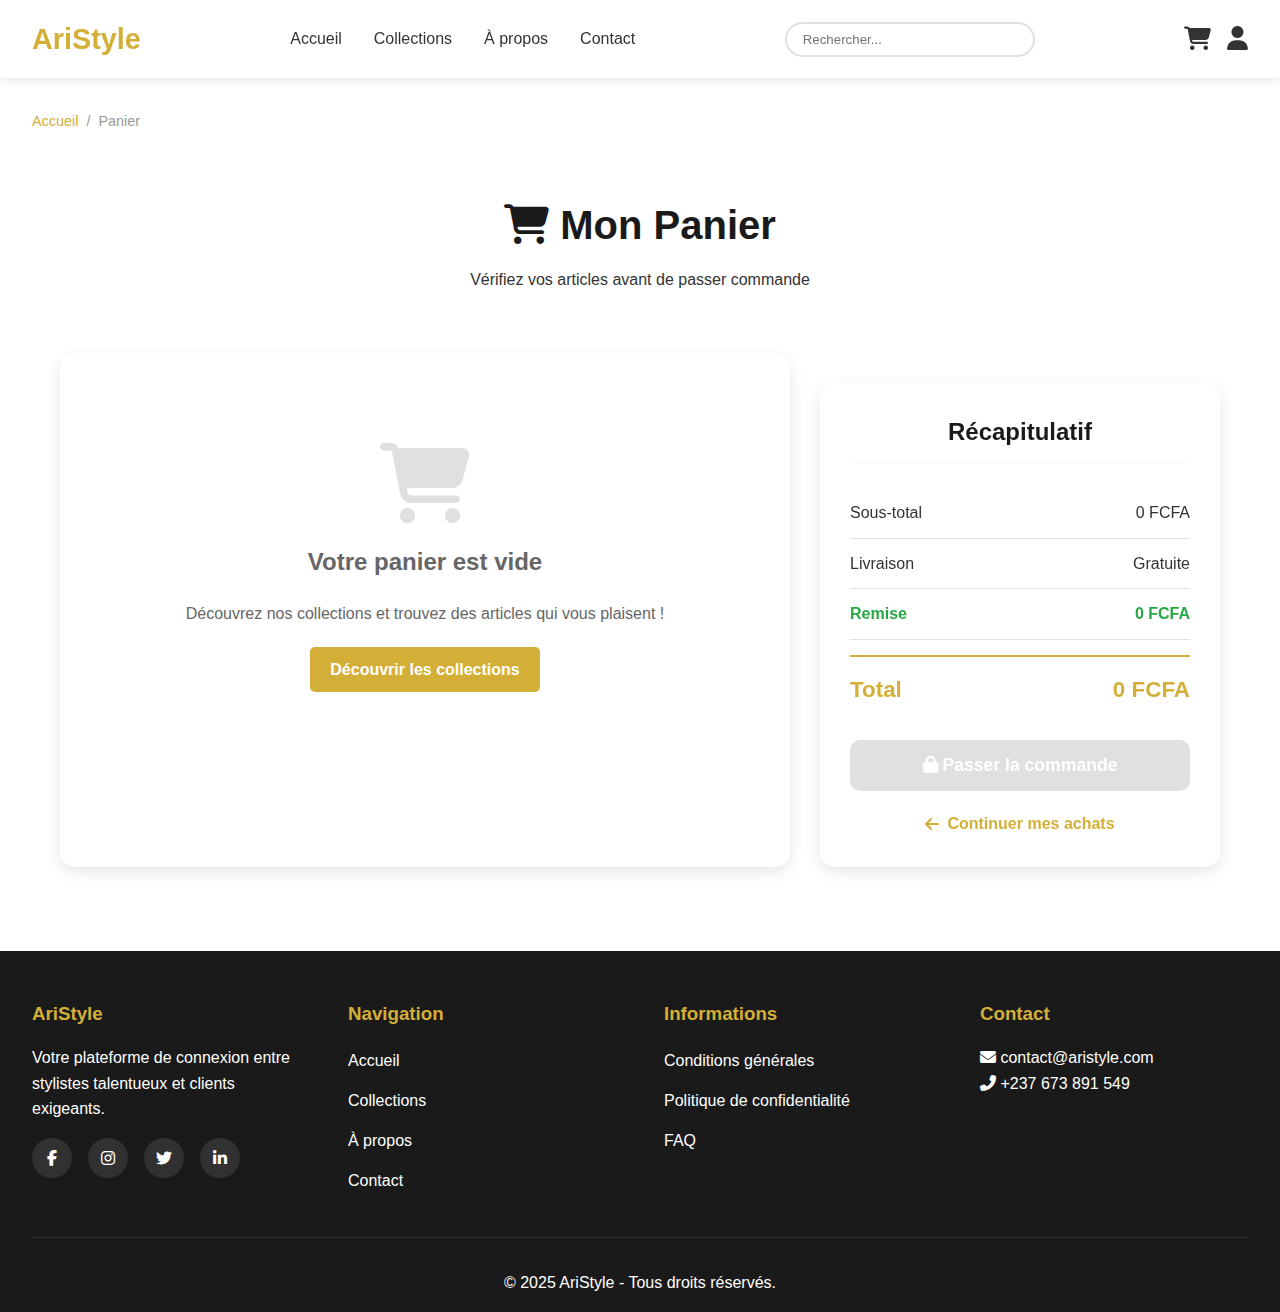
<file: panier.html>
<!DOCTYPE html>
<html lang="fr">
<head>
    <meta charset="UTF-8">
    <meta name="viewport" content="width=device-width, initial-scale=1.0">
    <title>Mon Panier - AriStyle</title>
    <link rel="stylesheet" href="assets/css/style.css">
    <link href="https://cdnjs.cloudflare.com/ajax/libs/font-awesome/6.4.2/css/all.min.css" rel="stylesheet">
    <style>
        .cart-container {
            max-width: 1200px;
            margin: 40px auto;
            padding: 20px;
            display: grid;
            grid-template-columns: 1fr 400px;
            gap: 30px;
        }

        .cart-header {
            grid-column: 1 / -1;
            text-align: center;
            margin-bottom: 30px;
        }

        .cart-header h1 {
            font-size: 2.5rem;
            color: var(--secondary-color);
            margin-bottom: 10px;
        }

        .cart-items {
            background: white;
            border-radius: 15px;
            padding: 30px;
            box-shadow: 0 5px 15px rgba(0,0,0,0.1);
        }

        .cart-empty {
            text-align: center;
            padding: 60px 20px;
            color: var(--light-text);
        }

        .cart-empty i {
            font-size: 5rem;
            margin-bottom: 20px;
            color: var(--border-color);
        }

        .cart-empty h2 {
            margin-bottom: 20px;
            color: var(--light-text);
        }

        .cart-item {
            display: grid;
            grid-template-columns: 100px 1fr auto auto;
            gap: 20px;
            align-items: center;
            padding: 25px 0;
            border-bottom: 1px solid var(--border-color);
        }

        .cart-item:last-child {
            border-bottom: none;
        }

        .cart-item-image {
            width: 100px;
            height: 100px;
            border-radius: 10px;
            overflow: hidden;
            background: var(--bg-light);
            display: flex;
            align-items: center;
            justify-content: center;
        }

        .cart-item-image img {
            width: 100%;
            height: 100%;
            object-fit: cover;
        }

        .cart-item-details h3 {
            font-size: 1.2rem;
            color: var(--secondary-color);
            margin-bottom: 8px;
        }

        .cart-item-details .category {
            color: var(--light-text);
            font-size: 0.9rem;
            margin-bottom: 5px;
        }

        .cart-item-price {
            font-size: 1.3rem;
            font-weight: 600;
            color: var(--primary-color);
            text-align: center;
        }

        .quantity-controls {
            display: flex;
            align-items: center;
            gap: 15px;
            justify-content: center;
        }

        .quantity-btn {
            width: 35px;
            height: 35px;
            border: 2px solid var(--border-color);
            background: white;
            border-radius: 50%;
            cursor: pointer;
            font-size: 1rem;
            transition: all 0.3s;
            display: flex;
            align-items: center;
            justify-content: center;
        }

        .quantity-btn:hover {
            border-color: var(--primary-color);
            color: var(--primary-color);
        }

        .quantity-value {
            min-width: 40px;
            text-align: center;
            font-weight: 600;
            font-size: 1.1rem;
        }

        .remove-btn {
            background: none;
            border: none;
            color: #dc3545;
            cursor: pointer;
            font-size: 1.2rem;
            transition: all 0.3s;
            padding: 5px;
        }

        .remove-btn:hover {
            color: #c82333;
            transform: scale(1.1);
        }

        .cart-summary {
            background: white;
            border-radius: 15px;
            padding: 30px;
            box-shadow: 0 5px 15px rgba(0,0,0,0.1);
            height: fit-content;
            position: sticky;
            top: 20px;
        }

        .cart-summary h2 {
            font-size: 1.5rem;
            margin-bottom: 25px;
            color: var(--secondary-color);
            text-align: center;
        }

        .summary-row {
            display: flex;
            justify-content: space-between;
            padding: 12px 0;
            border-bottom: 1px solid var(--border-color);
        }

        .summary-row.discount {
            color: #28a745;
            font-weight: 600;
        }

        .summary-row.total {
            font-size: 1.4rem;
            font-weight: 700;
            color: var(--primary-color);
            border-top: 2px solid var(--primary-color);
            margin-top: 15px;
            padding-top: 15px;
        }

        .discount-info {
            background: linear-gradient(135deg, var(--primary-color), var(--secondary-color));
            color: white;
            padding: 15px;
            border-radius: 10px;
            margin: 20px 0;
            text-align: center;
            font-size: 0.9rem;
        }

        .checkout-btn {
            width: 100%;
            padding: 15px;
            background: var(--primary-color);
            color: white;
            border: none;
            border-radius: 10px;
            font-size: 1.1rem;
            font-weight: 600;
            cursor: pointer;
            transition: all 0.3s;
            margin-top: 20px;
        }

        .checkout-btn:hover:not(:disabled) {
            background: var(--secondary-color);
            transform: translateY(-2px);
            box-shadow: 0 5px 15px rgba(0,0,0,0.2);
        }

        .checkout-btn:disabled {
            background: var(--border-color);
            cursor: not-allowed;
            transform: none;
        }

        .continue-shopping {
            text-align: center;
            margin-top: 20px;
        }

        .continue-shopping a {
            color: var(--primary-color);
            text-decoration: none;
            font-weight: 600;
            display: inline-flex;
            align-items: center;
            gap: 8px;
        }

        .item-total {
            font-weight: 600;
            color: var(--text-color);
            text-align: right;
        }

        .mobile-quantity {
            display: none;
        }

        .image-placeholder {
            width: 100%;
            height: 100%;
            background: linear-gradient(45deg, #f8f9fa, #e9ecef);
            display: flex;
            align-items: center;
            justify-content: center;
            color: #adb5bd;
            font-size: 0.8rem;
            text-align: center;
            padding: 10px;
        }

        @media (max-width: 968px) {
            .cart-container {
                grid-template-columns: 1fr;
                gap: 20px;
            }

            .cart-item {
                grid-template-columns: 80px 1fr auto;
                gap: 15px;
            }

            .quantity-controls {
                grid-column: 1 / -1;
                justify-content: flex-start;
                margin-top: 10px;
            }

            .desktop-quantity {
                display: none;
            }

            .mobile-quantity {
                display: flex;
                align-items: center;
                gap: 10px;
            }

            .cart-item-price {
                text-align: right;
            }
        }

        @media (max-width: 480px) {
            .cart-items {
                padding: 20px;
            }

            .cart-item {
                grid-template-columns: 60px 1fr auto;
                gap: 10px;
                padding: 15px 0;
            }

            .cart-item-image {
                width: 60px;
                height: 60px;
            }

            .cart-item-details h3 {
                font-size: 1rem;
            }
        }
    </style>
</head>
<body>
    <header>
        <nav>
            <a href="index.html" class="logo">AriStyle</a>
            <ul class="nav-links">
                <li><a href="index.html">Accueil</a></li>
                <li><a href="collections.html">Collections</a></li>
                <li><a href="apropos.html">À propos</a></li>
                <li><a href="contact.html">Contact</a></li>
            </ul>
            <input type="search" class="search-bar" placeholder="Rechercher...">
            <div class="nav-icons">
                <a href="panier.html" class="icon-btn" style="text-decoration: none; color: inherit;">
                    <i class="fas fa-shopping-cart"></i>
                    <span class="cart-badge" id="cart-count">0</span>
                </a>
                <a href="connexion.html" class="icon-btn" style="text-decoration: none; color: inherit;">
                    <i class="fas fa-user"></i>
                </a>
            </div>
        </nav>
    </header>

    <div class="breadcrumb">
        <a href="index.html">Accueil</a>
        <span>/</span>
        <span>Panier</span>
    </div>

    <div class="cart-container">
        <div class="cart-header">
            <h1><i class="fas fa-shopping-cart"></i> Mon Panier</h1>
            <p>Vérifiez vos articles avant de passer commande</p>
        </div>

        <div class="cart-items">
            <div id="cart-items-container">
                <!-- Les articles du panier seront ajoutés dynamiquement ici -->
            </div>
        </div>

        <div class="cart-summary">
            <h2>Récapitulatif</h2>
            
            <div id="cart-summary-content">
                <!-- Le résumé sera ajouté dynamiquement -->
            </div>

            <div class="discount-info" id="discount-message" style="display: none;">
                <i class="fas fa-tag"></i>
                <span id="discount-text"></span>
            </div>

            <button class="checkout-btn" id="checkout-btn" disabled>
                <i class="fas fa-lock"></i> Passer la commande
            </button>

            <div class="continue-shopping">
                <a href="collections.html">
                    <i class="fas fa-arrow-left"></i> Continuer mes achats
                </a>
            </div>
        </div>
    </div>

    <footer>
        <div class="footer-content">
            <div class="footer-section">
                <h3>AriStyle</h3>
                <p>Votre plateforme de connexion entre stylistes talentueux et clients exigeants.</p>
                <div class="social-links">
                    <a href="#" class="social-icon"><i class="fab fa-facebook-f"></i></a>
                    <a href="#" class="social-icon"><i class="fab fa-instagram"></i></a>
                    <a href="#" class="social-icon"><i class="fab fa-twitter"></i></a>
                    <a href="#" class="social-icon"><i class="fab fa-linkedin-in"></i></a>
                </div>
            </div>

            <div class="footer-section">
                <h3>Navigation</h3>
                <ul class="footer-links">
                    <li><a href="index.html">Accueil</a></li>
                    <li><a href="collections.html">Collections</a></li>
                    <li><a href="apropos.html">À propos</a></li>
                    <li><a href="contact.html">Contact</a></li>
                </ul>
            </div>

            <div class="footer-section">
                <h3>Informations</h3>
                <ul class="footer-links">
                    <li><a href="#">Conditions générales</a></li>
                    <li><a href="#">Politique de confidentialité</a></li>
                    <li><a href="#">FAQ</a></li>
                </ul>
            </div>

            <div class="footer-section">
                <h3>Contact</h3>
                <p><i class="fas fa-envelope"></i> contact@aristyle.com</p>
                <p><i class="fas fa-phone-alt"></i> +237 673 891 549</p>
            </div>
        </div>
        <div class="footer-bottom">
            <p>&copy; 2025 AriStyle - Tous droits réservés.</p>
        </div>
    </footer>

    <script src="assets/js/cart.js"></script>
    <script>
        // Fonction pour corriger les chemins d'images
        function fixImagePath(imagePath) {
            if (!imagePath) return '[data-uri]';
            
            // Si le chemin commence déjà par ../, on le garde
            if (imagePath.startsWith('../')) {
                return imagePath;
            }
            
            // Si le chemin commence par assets/, on ajoute ../
            if (imagePath.startsWith('assets/')) {
                return '../' + imagePath;
            }
            
            // Si le chemin commence par /, on le garde
            if (imagePath.startsWith('/')) {
                return imagePath;
            }
            
            // Par défaut, on suppose que l'image est dans assets/images
            return '../assets/images/' + imagePath;
        }

        // Fonction pour afficher le contenu du panier
        function displayCart() {
            const cartContainer = document.getElementById('cart-items-container');
            const summaryContainer = document.getElementById('cart-summary-content');
            const checkoutBtn = document.getElementById('checkout-btn');
            const discountMessage = document.getElementById('discount-message');
            
            console.log('Articles dans le panier:', panierGlobal.items);
            
            if (panierGlobal.items.length === 0) {
                cartContainer.innerHTML = `
                    <div class="cart-empty">
                        <i class="fas fa-shopping-cart"></i>
                        <h2>Votre panier est vide</h2>
                        <p>Découvrez nos collections et trouvez des articles qui vous plaisent !</p>
                        <a href="collections.html" class="btn btn-primary" style="margin-top: 20px; display: inline-block; padding: 10px 20px; background: var(--primary-color); color: white; text-decoration: none; border-radius: 5px;">
                            Découvrir les collections
                        </a>
                    </div>
                `;
                
                summaryContainer.innerHTML = `
                    <div class="summary-row">
                        <span>Sous-total</span>
                        <span>0 FCFA</span>
                    </div>
                    <div class="summary-row">
                        <span>Livraison</span>
                        <span>Gratuite</span>
                    </div>
                    <div class="summary-row discount">
                        <span>Remise</span>
                        <span>0 FCFA</span>
                    </div>
                    <div class="summary-row total">
                        <span>Total</span>
                        <span>0 FCFA</span>
                    </div>
                `;
                
                checkoutBtn.disabled = true;
                discountMessage.style.display = 'none';
                return;
            }

            // Afficher les articles du panier
            let cartHtml = '';
            panierGlobal.items.forEach(item => {
                const itemTotal = item.price * item.quantity;
                const fixedImagePath = fixImagePath(item.image);
                
                console.log('Article:', item.name, 'Image path:', item.image, 'Fixed path:', fixedImagePath);
                
                cartHtml += `
                    <div class="cart-item" data-product-id="${item.id}">
                        <div class="cart-item-image">
                            <img src="${fixedImagePath}" alt="${item.name}" 
                                 onerror="this.src='[data-uri]'; this.nextElementSibling.style.display='flex'">
                            <div class="image-placeholder" style="display: none;">
                                <div>${item.name}</div>
                            </div>
                        </div>
                        <div class="cart-item-details">
                            <h3>${item.name}</h3>
                            <div class="category">${item.category}</div>
                            <div class="mobile-quantity">
                                <span class="quantity-value">${item.quantity}</span>
                                <button class="quantity-btn" onclick="updateQuantity(${item.id}, ${item.quantity - 1})">-</button>
                                <button class="quantity-btn" onclick="updateQuantity(${item.id}, ${item.quantity + 1})">+</button>
                            </div>
                        </div>
                        <div class="cart-item-price">
                            ${formatPrice(item.price)}
                        </div>
                        <div class="quantity-controls desktop-quantity">
                            <button class="quantity-btn" onclick="updateQuantity(${item.id}, ${item.quantity - 1})">
                                <i class="fas fa-minus"></i>
                            </button>
                            <span class="quantity-value">${item.quantity}</span>
                            <button class="quantity-btn" onclick="updateQuantity(${item.id}, ${item.quantity + 1})">
                                <i class="fas fa-plus"></i>
                            </button>
                        </div>
                        <div class="item-total">
                            ${formatPrice(itemTotal)}
                        </div>
                        <button class="remove-btn" onclick="removeFromCart(${item.id})" title="Supprimer">
                            <i class="fas fa-trash"></i>
                        </button>
                    </div>
                `;
            });
            
            cartContainer.innerHTML = cartHtml;

            // Afficher le résumé
            const subtotal = panierGlobal.getTotal();
            const discount = panierGlobal.getDiscount();
            const total = panierGlobal.getFinalTotal();
            
            summaryContainer.innerHTML = `
                <div class="summary-row">
                    <span>Sous-total (${panierGlobal.getItemCount()} article${panierGlobal.getItemCount() > 1 ? 's' : ''})</span>
                    <span>${formatPrice(subtotal)}</span>
                </div>
                <div class="summary-row">
                    <span>Livraison</span>
                    <span>Gratuite</span>
                </div>
                <div class="summary-row discount">
                    <span>Remise</span>
                    <span>-${formatPrice(discount)}</span>
                </div>
                <div class="summary-row total">
                    <span>Total</span>
                    <span>${formatPrice(total)}</span>
                </div>
            `;

            // Afficher le message de réduction si applicable
            if (discount > 0) {
                const discountText = document.getElementById('discount-text');
                discountText.textContent = `Félicitations ! Vous bénéficiez d'une remise de ${formatPrice(discount)}`;
                discountMessage.style.display = 'block';
            } else {
                discountMessage.style.display = 'none';
            }

            // Activer le bouton de commande
            checkoutBtn.disabled = false;
        }

        // Fonction pour mettre à jour la quantité
        function updateQuantity(productId, newQuantity) {
            panierGlobal.modifierQuantite(productId, newQuantity);
            displayCart();
        }

        // Fonction pour supprimer un article
        function removeFromCart(productId) {
            if (confirm('Êtes-vous sûr de vouloir retirer cet article du panier ?')) {
                panierGlobal.supprimerProduit(productId);
                displayCart();
            }
        }

        // Fonction pour vider le panier
        function clearCart() {
            if (confirm('Êtes-vous sûr de vouloir vider tout votre panier ?')) {
                panierGlobal.viderPanier();
                displayCart();
            }
        }

        // Redirection vers la page de commande
        function proceedToCheckout() {
            if (panierGlobal.items.length > 0) {
                window.location.href = 'commande.html';
            }
        }

        // Initialisation
        document.addEventListener('DOMContentLoaded', function() {
            displayCart();
            updateCartCount();
            
            // Écouteurs d'événements
            document.getElementById('checkout-btn').addEventListener('click', proceedToCheckout);
        });
    </script>
</body>
</html>
</file>
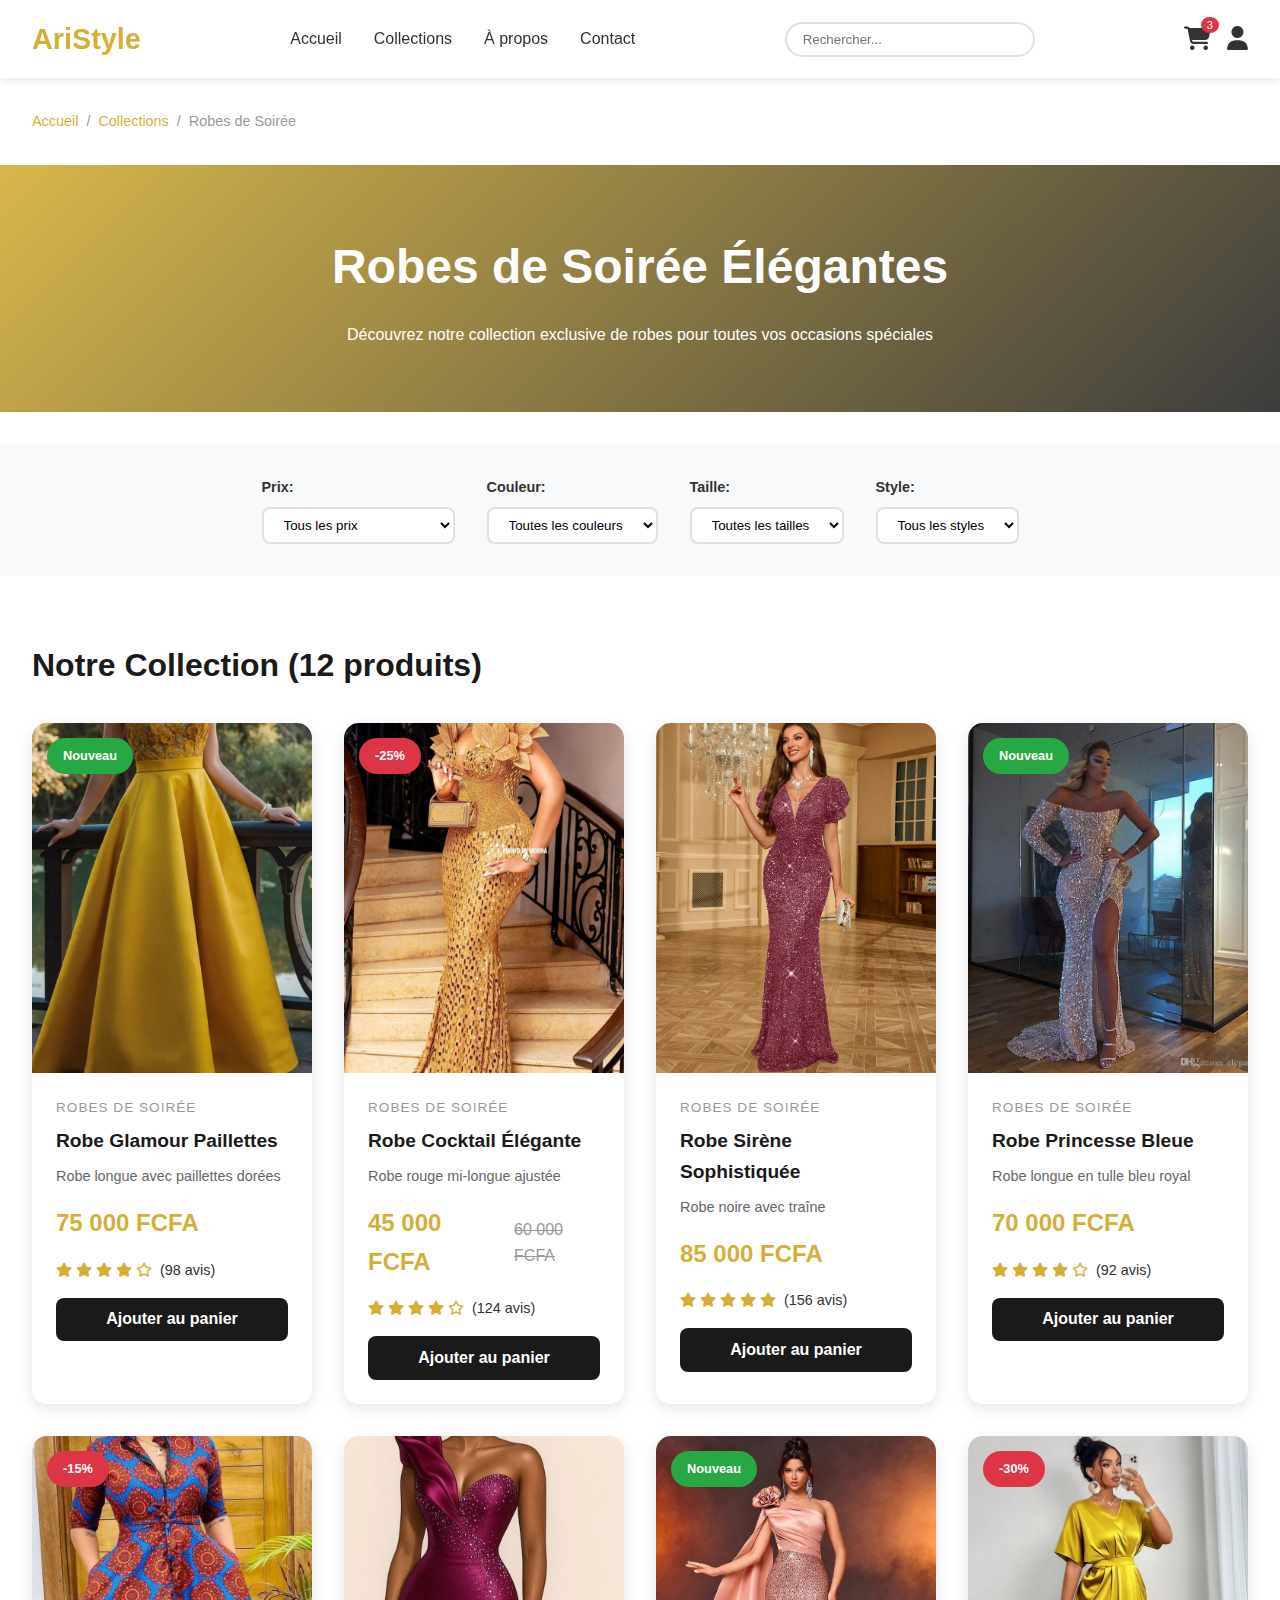
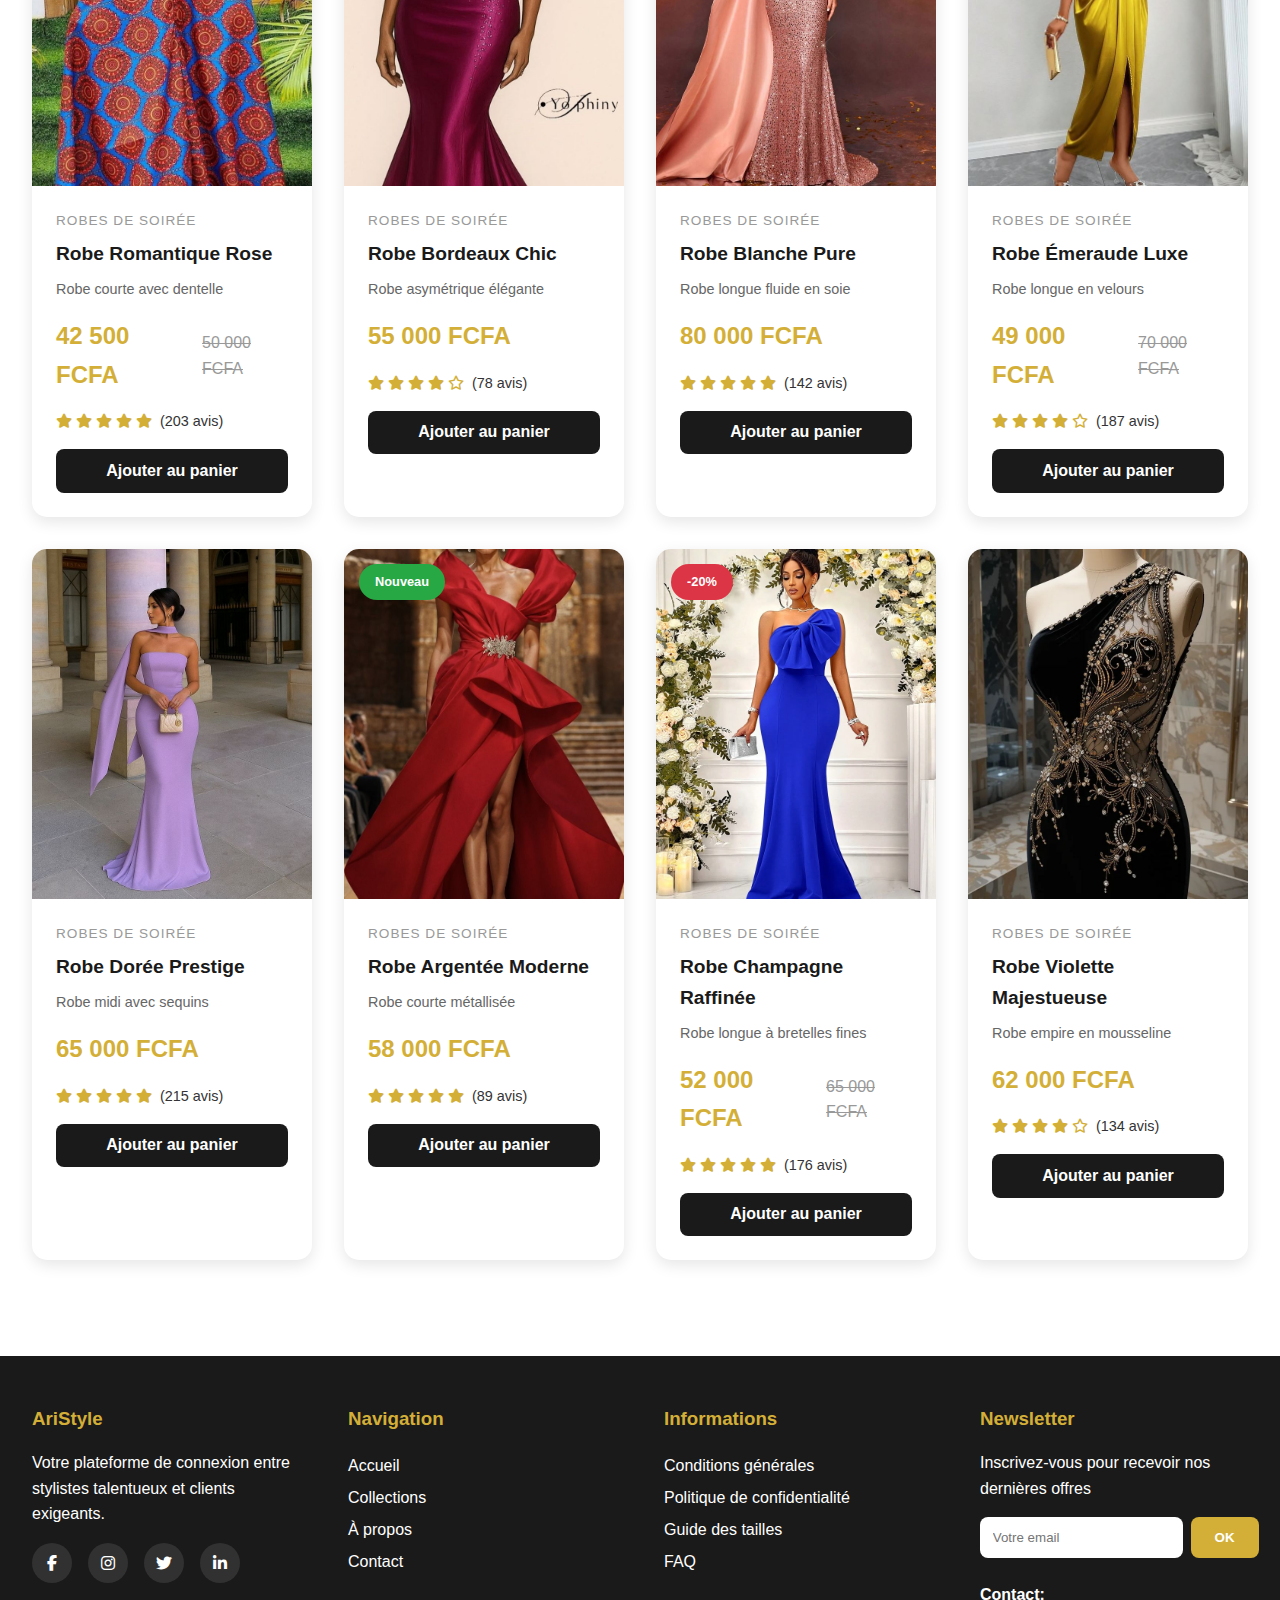
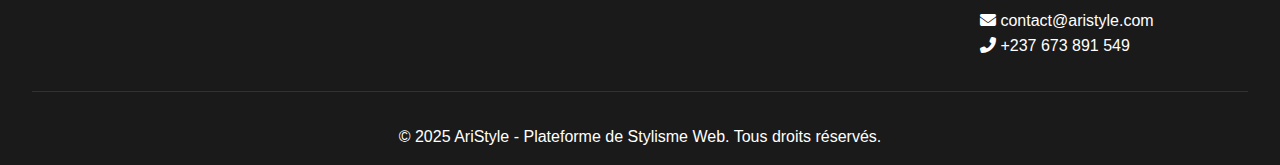
<file: robes.html>
<!DOCTYPE html>
<html lang="fr">

<head>
  <meta charset="UTF-8">
  <meta name="viewport" content="width=device-width, initial-scale=1.0">
  <title>Robes de Soirée - AriStyle</title>
  <link rel="stylesheet" href="https://cdnjs.cloudflare.com/ajax/libs/font-awesome/6.5.0/css/all.min.css">
  <style>
    * {
      margin: 0;
      padding: 0;
      box-sizing: border-box;
    }

    :root {
      --primary-color: #d4af37;
      --secondary-color: #1a1a1a;
      --text-color: #333;
      --bg-light: #f8f9fa;
      --border-color: #e0e0e0;
    }

    body {
      font-family: 'Segoe UI', Tahoma, Geneva, Verdana, sans-serif;
      line-height: 1.6;
      color: var(--text-color);
    }

    header {
      background: white;
      box-shadow: 0 2px 10px rgba(0, 0, 0, 0.1);
      position: sticky;
      top: 0;
      z-index: 1000;
    }

    nav {
      max-width: 1400px;
      margin: 0 auto;
      padding: 1rem 2rem;
      display: flex;
      justify-content: space-between;
      align-items: center;
      gap: 2rem;
    }

    .logo {
      font-size: 1.8rem;
      font-weight: bold;
      color: var(--primary-color);
      text-decoration: none;
    }

    .nav-links {
      display: flex;
      list-style: none;
      gap: 2rem;
    }

    .nav-links a {
      text-decoration: none;
      color: var(--text-color);
      font-weight: 500;
      transition: color 0.3s;
    }

    .nav-links a:hover {
      color: var(--primary-color);
    }

    .search-bar {
      padding: 0.5rem 1rem;
      border: 2px solid var(--border-color);
      border-radius: 25px;
      width: 250px;
    }

    .nav-icons {
      display: flex;
      gap: 1rem;
    }

    .icon-btn {
      background: none;
      border: none;
      font-size: 1.5rem;
      cursor: pointer;
      position: relative;
      color: var(--text-color);
    }

    .cart-badge {
      position: absolute;
      top: -8px;
      right: -8px;
      background: #dc3545;
      color: white;
      border-radius: 50%;
      padding: 2px 6px;
      font-size: 0.7rem;
    }

    .breadcrumb {
      max-width: 1400px;
      margin: 2rem auto;
      padding: 0 2rem;
      display: flex;
      gap: 0.5rem;
      align-items: center;
      font-size: 0.9rem;
    }

    .breadcrumb a {
      color: var(--primary-color);
      text-decoration: none;
    }

    .breadcrumb span {
      color: #999;
    }

    .category-hero {
      background: linear-gradient(135deg, rgba(212, 175, 55, 0.9), rgba(26, 26, 26, 0.85));
      color: white;
      padding: 4rem 2rem;
      text-align: center;
    }

    .category-hero h1 {
      font-size: 3rem;
      margin-bottom: 1rem;
    }

    .filter-section {
      background: var(--bg-light);
      padding: 2rem;
      margin: 2rem auto;
      max-width: 1400px;
    }

    .filter-container {
      display: flex;
      gap: 2rem;
      flex-wrap: wrap;
      justify-content: center;
    }

    .filter-group {
      display: flex;
      flex-direction: column;
      gap: 0.5rem;
    }

    .filter-group label {
      font-weight: 600;
      font-size: 0.9rem;
    }

    .filter-group select {
      padding: 0.5rem 1rem;
      border: 2px solid var(--border-color);
      border-radius: 8px;
      background: white;
      cursor: pointer;
    }

    .products-container {
      max-width: 1400px;
      margin: 0 auto;
      padding: 2rem;
    }

    .section-title {
      font-size: 2rem;
      color: var(--secondary-color);
      margin-bottom: 2rem;
    }

    .catalog-grid {
      display: grid;
      grid-template-columns: repeat(auto-fill, minmax(280px, 1fr));
      gap: 2rem;
    }

    .product-card {
      background: white;
      border-radius: 15px;
      overflow: hidden;
      box-shadow: 0 5px 15px rgba(0, 0, 0, 0.1);
      transition: transform 0.3s, box-shadow 0.3s;
      cursor: pointer;
    }

    .product-card:hover {
      transform: translateY(-10px);
      box-shadow: 0 15px 30px rgba(0, 0, 0, 0.2);
    }

    .product-image {
      position: relative;
      overflow: hidden;
      height: 350px;
    }

    .product-image img {
      width: 100%;
      height: 100%;
      object-fit: cover;
      transition: transform 0.5s;
    }

    .product-card:hover .product-image img {
      transform: scale(1.1);
    }

    .product-badge {
      position: absolute;
      top: 15px;
      left: 15px;
      padding: 0.5rem 1rem;
      border-radius: 25px;
      font-size: 0.8rem;
      font-weight: bold;
      z-index: 2;
    }

    .product-badge.new {
      background: #28a745;
      color: white;
    }

    .product-badge.promo {
      background: #dc3545;
      color: white;
    }

    .product-actions {
      position: absolute;
      top: 15px;
      right: 15px;
      display: flex;
      flex-direction: column;
      gap: 0.5rem;
      opacity: 0;
      transition: opacity 0.3s;
    }

    .product-card:hover .product-actions {
      opacity: 1;
    }

    .action-btn {
      width: 40px;
      height: 40px;
      background: white;
      border: none;
      border-radius: 50%;
      display: flex;
      align-items: center;
      justify-content: center;
      cursor: pointer;
      transition: all 0.3s;
      text-decoration: none;
      color: var(--text-color);
    }

    .action-btn:hover {
      background: var(--primary-color);
      color: white;
      transform: scale(1.1);
    }

    .product-info {
      padding: 1.5rem;
    }

    .product-category {
      color: #999;
      font-size: 0.85rem;
      text-transform: uppercase;
      letter-spacing: 1px;
      margin-bottom: 0.5rem;
    }

    .product-title {
      font-size: 1.2rem;
      margin-bottom: 0.5rem;
      color: var(--secondary-color);
    }

    .product-description {
      color: #666;
      font-size: 0.9rem;
      margin-bottom: 1rem;
    }

    .product-price {
      display: flex;
      align-items: center;
      gap: 1rem;
      margin-bottom: 1rem;
    }

    .current-price {
      font-size: 1.5rem;
      font-weight: bold;
      color: var(--primary-color);
    }

    .old-price {
      font-size: 1rem;
      color: #999;
      text-decoration: line-through;
    }

    .product-rating {
      display: flex;
      align-items: center;
      gap: 0.5rem;
      margin-bottom: 1rem;
      font-size: 0.9rem;
    }

    .stars {
      color: var(--primary-color);
    }

    .add-to-cart {
      width: 100%;
      padding: 0.8rem;
      background: var(--secondary-color);
      color: white;
      border: none;
      border-radius: 8px;
      font-size: 1rem;
      font-weight: 600;
      cursor: pointer;
      transition: all 0.3s;
    }

    .add-to-cart:hover {
      background: var(--primary-color);
      transform: translateY(-2px);
    }

    footer {
      background: var(--secondary-color);
      color: white;
      padding: 3rem 2rem 1rem;
      margin-top: 4rem;
    }

    .footer-content {
      max-width: 1400px;
      margin: 0 auto;
      display: grid;
      grid-template-columns: repeat(auto-fit, minmax(250px, 1fr));
      gap: 3rem;
      margin-bottom: 2rem;
    }

    .footer-section h3 {
      color: var(--primary-color);
      margin-bottom: 1rem;
    }

    .footer-links {
      list-style: none;
    }

    .footer-links a {
      color: white;
      text-decoration: none;
      line-height: 2;
      transition: color 0.3s;
    }

    .footer-links a:hover {
      color: var(--primary-color);
    }

    .social-links {
      display: flex;
      gap: 1rem;
      margin-top: 1rem;
    }

    .social-icon {
      width: 40px;
      height: 40px;
      background: rgba(255, 255, 255, 0.1);
      border-radius: 50%;
      display: flex;
      align-items: center;
      justify-content: center;
      color: white;
      text-decoration: none;
      transition: all 0.3s;
    }

    .social-icon:hover {
      background: var(--primary-color);
      transform: translateY(-3px);
    }

    .newsletter-form {
      display: flex;
      gap: 0.5rem;
      margin-top: 1rem;
    }

    .newsletter-form input {
      flex: 1;
      padding: 0.8rem;
      border: none;
      border-radius: 8px;
    }

    .newsletter-form button {
      padding: 0.8rem 1.5rem;
      background: var(--primary-color);
      color: white;
      border: none;
      border-radius: 8px;
      cursor: pointer;
      font-weight: bold;
    }

    .footer-bottom {
      text-align: center;
      padding-top: 2rem;
      border-top: 1px solid rgba(255, 255, 255, 0.1);
    }

    @media (max-width: 768px) {
      .nav-links {
        display: none;
      }

      .catalog-grid {
        grid-template-columns: repeat(auto-fill, minmax(200px, 1fr));
      }

      .category-hero h1 {
        font-size: 2rem;
      }
    }
  </style>
</head>

<body>
  <header>
    <nav>
      <a href="../index.html" class="logo">AriStyle</a>
      <ul class="nav-links">
        <li><a href="../index.html">Accueil</a></li>
        <li><a href="../collections.html">Collections</a></li>
        <li><a href="../apropos.html">À propos</a></li>
        <li><a href="../contact.html">Contact</a></li>
      </ul>
      <input type="search" class="search-bar" placeholder="Rechercher...">
      <div class="nav-icons">
        <button class="icon-btn">
          <i class="fas fa-shopping-cart"></i>
          <span class="cart-badge">3</span>
        </button>
        <button class="icon-btn">
          <i class="fas fa-user"></i>
        </button>
      </div>
    </nav>
  </header>

  <div class="breadcrumb">
    <a href="../index.html">Accueil</a>
    <span>/</span>
    <a href="../collections.html">Collections</a>
    <span>/</span>
    <span>Robes de Soirée</span>
  </div>

  <section class="category-hero">
    <div>
      <h1>Robes de Soirée Élégantes</h1>
      <p>Découvrez notre collection exclusive de robes pour toutes vos occasions spéciales</p>
    </div>
  </section>

  <section class="filter-section">
    <div class="filter-container">
      <div class="filter-group">
        <label>Prix:</label>
        <select>
          <option>Tous les prix</option>
          <option>Moins de 30 000 FCFA</option>
          <option>30 000 - 50 000 FCFA</option>
          <option>50 000 - 80 000 FCFA</option>
          <option>Plus de 80 000 FCFA</option>
        </select>
      </div>

      <div class="filter-group">
        <label>Couleur:</label>
        <select>
          <option>Toutes les couleurs</option>
          <option>Noir</option>
          <option>Rouge</option>
          <option>Bleu</option>
          <option>Rose</option>
          <option>Blanc</option>
        </select>
      </div>

      <div class="filter-group">
        <label>Taille:</label>
        <select>
          <option>Toutes les tailles</option>
          <option>S</option>
          <option>M</option>
          <option>L</option>
          <option>XL</option>
        </select>
      </div>

      <div class="filter-group">
        <label>Style:</label>
        <select>
          <option>Tous les styles</option>
          <option>Cocktail</option>
          <option>Longue</option>
          <option>Courte</option>
          <option>Sirène</option>
        </select>
      </div>
    </div>
  </section>

  <section class="products-container">
    <h2 class="section-title">Notre Collection (12 produits)</h2>

    <div class="catalog-grid">
      <!-- Produit 1 -->
      <div class="product-card">
        <div class="product-image">
          <img src="../assets/images/robe1.jfif" alt="Robe de Soirée Glamour">
          <span class="product-badge new">Nouveau</span>
          <div class="product-actions">
            <a href="#" class="action-btn"><i class="fa-regular fa-heart"></i></a>
            <a href="#" class="action-btn"><i class="fa-regular fa-eye"></i></a>
          </div>
        </div>
        <div class="product-info">
          <div class="product-category">Robes de Soirée</div>
          <h3 class="product-title">Robe Glamour Paillettes</h3>
          <p class="product-description">Robe longue avec paillettes dorées</p>
          <div class="product-price">
            <span class="current-price">75 000 FCFA</span>
          </div>
          <div class="product-rating">
            <span class="stars">
              <i class="fa-solid fa-star"></i>
              <i class="fa-solid fa-star"></i>
              <i class="fa-solid fa-star"></i>
              <i class="fa-solid fa-star"></i>
              <i class="fa-regular fa-star"></i>
            </span>
            <span>(98 avis)</span>
          </div>
          <button class="add-to-cart">Ajouter au panier</button>
        </div>
      </div>



      <!-- Produit 2 -->
      <div class="product-card">
        <div class="product-image">
          <img src="../assets/images/robe2.jfif" alt="Robe Cocktail Rouge">
          <span class="product-badge promo">-25%</span>
          <div class="product-actions">
            <a href="#" class="action-btn"><i class="fa-regular fa-heart"></i></a>
            <a href="#" class="action-btn"><i class="fa-regular fa-eye"></i></a>
          </div>
        </div>
        <div class="product-info">
          <div class="product-category">Robes de Soirée</div>
          <h3 class="product-title">Robe Cocktail Élégante</h3>
          <p class="product-description">Robe rouge mi-longue ajustée</p>
          <div class="product-price">
            <span class="current-price">45 000 FCFA</span>
            <span class="old-price">60 000 FCFA</span>
          </div>
          <div class="product-rating">
            <span class="stars">
              <i class="fa-solid fa-star"></i>
              <i class="fa-solid fa-star"></i>
              <i class="fa-solid fa-star"></i>
              <i class="fa-solid fa-star"></i>
              <i class="fa-regular fa-star"></i>
            </span>
            <span>(124 avis)</span>
          </div>
          <button class="add-to-cart">Ajouter au panier</button>
        </div>
      </div>

      <!-- Produit 3 -->
      <div class="product-card">
        <div class="product-image">
          <img src="../assets/images/robe3.jfif" alt="Robe Sirène">
          <div class="product-actions">
            <a href="#" class="action-btn"><i class="fa-regular fa-heart"></i></a>
            <a href="#" class="action-btn"><i class="fa-regular fa-eye"></i></a>
          </div>
        </div>
        <div class="product-info">
          <div class="product-category">Robes de Soirée</div>
          <h3 class="product-title">Robe Sirène Sophistiquée</h3>
          <p class="product-description">Robe noire avec traîne</p>
          <div class="product-price">
            <span class="current-price">85 000 FCFA</span>
          </div>
          <div class="product-rating">
            <span class="stars">
              <i class="fa-solid fa-star"></i>
              <i class="fa-solid fa-star"></i>
              <i class="fa-solid fa-star"></i>
              <i class="fa-solid fa-star"></i>
              <i class="fa-solid fa-star"></i>
            </span>
            <span>(156 avis)</span>
          </div>
          <button class="add-to-cart">Ajouter au panier</button>
        </div>
      </div>

      <!-- Produit 4 -->
      <div class="product-card">
        <div class="product-image">
          <img src="../assets/images/robe4.jfif" alt="Robe Bleue">
          <span class="product-badge new">Nouveau</span>
          <div class="product-actions">
            <a href="#" class="action-btn"><i class="fa-regular fa-heart"></i></a>
            <a href="#" class="action-btn"><i class="fa-regular fa-eye"></i></a>
          </div>
        </div>
        <div class="product-info">
          <div class="product-category">Robes de Soirée</div>
          <h3 class="product-title">Robe Princesse Bleue</h3>
          <p class="product-description">Robe longue en tulle bleu royal</p>
          <div class="product-price">
            <span class="current-price">70 000 FCFA</span>
          </div>
          <div class="product-rating">
            <span class="stars">
              <i class="fa-solid fa-star"></i>
              <i class="fa-solid fa-star"></i>
              <i class="fa-solid fa-star"></i>
              <i class="fa-solid fa-star"></i>
              <i class="fa-regular fa-star"></i>
            </span>
            <span>(92 avis)</span>
          </div>
          <button class="add-to-cart">Ajouter au panier</button>
        </div>
      </div>

      <!-- Produit 5 -->
      <div class="product-card">
        <div class="product-image">
          <img src="../assets/images/robe5.jfif" alt="Robe Rose">
          <span class="product-badge promo">-15%</span>
          <div class="product-actions">
            <a href="#" class="action-btn"><i class="fa-regular fa-heart"></i></a>
            <a href="#" class="action-btn"><i class="fa-regular fa-eye"></i></a>
          </div>
        </div>
        <div class="product-info">
          <div class="product-category">Robes de Soirée</div>
          <h3 class="product-title">Robe Romantique Rose</h3>
          <p class="product-description">Robe courte avec dentelle</p>
          <div class="product-price">
            <span class="current-price">42 500 FCFA</span>
            <span class="old-price">50 000 FCFA</span>
          </div>
          <div class="product-rating">
            <span class="stars">
              <i class="fa-solid fa-star"></i>
              <i class="fa-solid fa-star"></i>
              <i class="fa-solid fa-star"></i>
              <i class="fa-solid fa-star"></i>
              <i class="fa-solid fa-star"></i>
            </span>
            <span>(203 avis)</span>
          </div>
          <button class="add-to-cart">Ajouter au panier</button>
        </div>
      </div>

      <!-- Produit 6 -->
      <div class="product-card">
        <div class="product-image">
          <img src="../assets/images/robe6.jfif" alt="Robe Bordeaux">
          <div class="product-actions">
            <a href="#" class="action-btn"><i class="fa-regular fa-heart"></i></a>
            <a href="#" class="action-btn"><i class="fa-regular fa-eye"></i></a>
          </div>
        </div>
        <div class="product-info">
          <div class="product-category">Robes de Soirée</div>
          <h3 class="product-title">Robe Bordeaux Chic</h3>
          <p class="product-description">Robe asymétrique élégante</p>
          <div class="product-price">
            <span class="current-price">55 000 FCFA</span>
          </div>
          <div class="product-rating">
            <span class="stars">
              <i class="fa-solid fa-star"></i>
              <i class="fa-solid fa-star"></i>
              <i class="fa-solid fa-star"></i>
              <i class="fa-solid fa-star"></i>
              <i class="fa-regular fa-star"></i>
            </span>
            <span>(78 avis)</span>
          </div>
          <button class="add-to-cart">Ajouter au panier</button>
        </div>
      </div>

      <!-- Produit 7 -->
      <div class="product-card">
        <div class="product-image">
          <img src="../assets/images/robe7.jfif" alt="Robe Blanche">
          <span class="product-badge new">Nouveau</span>
          <div class="product-actions">
            <a href="#" class="action-btn"><i class="fa-regular fa-heart"></i></a>
            <a href="#" class="action-btn"><i class="fa-regular fa-eye"></i></a>
          </div>
        </div>
        <div class="product-info">
          <div class="product-category">Robes de Soirée</div>
          <h3 class="product-title">Robe Blanche Pure</h3>
          <p class="product-description">Robe longue fluide en soie</p>
          <div class="product-price">
            <span class="current-price">80 000 FCFA</span>
          </div>
          <div class="product-rating">
            <span class="stars">
              <i class="fa-solid fa-star"></i>
              <i class="fa-solid fa-star"></i>
              <i class="fa-solid fa-star"></i>
              <i class="fa-solid fa-star"></i>
              <i class="fa-solid fa-star"></i>
            </span>
            <span>(142 avis)</span>
          </div>
          <button class="add-to-cart">Ajouter au panier</button>
        </div>
      </div>

      <!-- Produit 8 -->
      <div class="product-card">
        <div class="product-image">
          <img src="../assets/images/robe8.jfif" alt="Robe Verte">
          <span class="product-badge promo">-30%</span>
          <div class="product-actions">
            <a href="#" class="action-btn"><i class="fa-regular fa-heart"></i></a>
            <a href="#" class="action-btn"><i class="fa-regular fa-eye"></i></a>
          </div>
        </div>
        <div class="product-info">
          <div class="product-category">Robes de Soirée</div>
          <h3 class="product-title">Robe Émeraude Luxe</h3>
          <p class="product-description">Robe longue en velours</p>
          <div class="product-price">
            <span class="current-price">49 000 FCFA</span>
            <span class="old-price">70 000 FCFA</span>
          </div>
          <div class="product-rating">
            <span class="stars">
              <i class="fa-solid fa-star"></i>
              <i class="fa-solid fa-star"></i>
              <i class="fa-solid fa-star"></i>
              <i class="fa-solid fa-star"></i>
              <i class="fa-regular fa-star"></i>
            </span>
            <span>(187 avis)</span>
          </div>
          <button class="add-to-cart">Ajouter au panier</button>
        </div>
      </div>

      <!-- Produit 9 -->
      <div class="product-card">
        <div class="product-image">
          <img src="../assets/images/robe9.jfif" alt="Robe Dorée">
          <div class="product-actions">
            <a href="#" class="action-btn"><i class="fa-regular fa-heart"></i></a>
            <a href="#" class="action-btn"><i class="fa-regular fa-eye"></i></a>
          </div>
        </div>
        <div class="product-info">
          <div class="product-category">Robes de Soirée</div>
          <h3 class="product-title">Robe Dorée Prestige</h3>
          <p class="product-description">Robe midi avec sequins</p>
          <div class="product-price">
            <span class="current-price">65 000 FCFA</span>
          </div>
          <div class="product-rating">
            <span class="stars">
              <i class="fa-solid fa-star"></i>
              <i class="fa-solid fa-star"></i>
              <i class="fa-solid fa-star"></i>
              <i class="fa-solid fa-star"></i>
              <i class="fa-solid fa-star"></i>
            </span>
            <span>(215 avis)</span>
          </div>
          <button class="add-to-cart">Ajouter au panier</button>
        </div>
      </div>

      <!-- Produit 10 -->
      <div class="product-card">
        <div class="product-image">
          <img src="../assets/images/robe10.jfif" alt="Robe Argentée">
          <span class="product-badge new">Nouveau</span>
          <div class="product-actions">
            <a href="#" class="action-btn"><i class="fa-regular fa-heart"></i></a>
            <a href="#" class="action-btn"><i class="fa-regular fa-eye"></i></a>
          </div>
        </div>
        <div class="product-info">
          <div class="product-category">Robes de Soirée</div>
          <h3 class="product-title">Robe Argentée Moderne</h3>
          <p class="product-description">Robe courte métallisée</p>
          <div class="product-price">
            <span class="current-price">58 000 FCFA</span>
          </div>
          <div class="product-rating">
            <span class="stars">
              <i class="fa-solid fa-star"></i>
              <i class="fa-solid fa-star"></i>
              <i class="fa-solid fa-star"></i>
              <i class="fa-solid fa-star"></i>
              <i class="fa-solid fa-star"></i>
            </span>
            <span>(89 avis)</span>
          </div>
          <button class="add-to-cart">Ajouter au panier</button>
        </div>
      </div>



      <!-- Produit 11 -->
      <div class="product-card">
        <div class="product-image">
          <img src="../assets/images/robe11.jfif" alt="Robe Champagne">
          <span class="product-badge promo">-20%</span>
          <div class="product-actions">
            <a href="#" class="action-btn"><i class="fa-regular fa-heart"></i></a>
            <a href="#" class="action-btn"><i class="fa-regular fa-eye"></i></a>
          </div>
        </div>
        <div class="product-info">
          <div class="product-category">Robes de Soirée</div>
          <h3 class="product-title">Robe Champagne Raffinée</h3>
          <p class="product-description">Robe longue à bretelles fines</p>
          <div class="product-price">
            <span class="current-price">52 000 FCFA</span>
            <span class="old-price">65 000 FCFA</span>
          </div>
          <div class="product-rating">
            <span class="stars">
              <i class="fa-solid fa-star"></i>
              <i class="fa-solid fa-star"></i>
              <i class="fa-solid fa-star"></i>
              <i class="fa-solid fa-star"></i>
              <i class="fa-solid fa-star"></i>
            </span>
            <span>(176 avis)</span>
          </div>
          <button class="add-to-cart">Ajouter au panier</button>
        </div>
      </div>

      <!-- Produit 12 -->
      <div class="product-card">
        <div class="product-image">
          <img src="../assets/images/robe12.jfif" alt="Robe Violet">
          <div class="product-actions">
            <a href="#" class="action-btn"><i class="fa-regular fa-heart"></i></a>
            <a href="#" class="action-btn"><i class="fa-regular fa-eye"></i></a>
          </div>
        </div>
        <div class="product-info">
          <div class="product-category">Robes de Soirée</div>
          <h3 class="product-title">Robe Violette Majestueuse</h3>
          <p class="product-description">Robe empire en mousseline</p>
          <div class="product-price">
            <span class="current-price">62 000 FCFA</span>
          </div>
          <div class="product-rating">
            <span class="stars">
              <i class="fa-solid fa-star"></i>
              <i class="fa-solid fa-star"></i>
              <i class="fa-solid fa-star"></i>
              <i class="fa-solid fa-star"></i>
              <i class="fa-regular fa-star"></i>
            </span>
            <span>(134 avis)</span>
          </div>
          <button class="add-to-cart">Ajouter au panier</button>
        </div>
      </div>
    </div>
  </section>

  <footer>
    <div class="footer-content">
      <div class="footer-section">
        <h3>AriStyle</h3>
        <p>Votre plateforme de connexion entre stylistes talentueux et clients exigeants.</p>
        <div class="social-links">
          <a href="#" class="social-icon"><i class="fab fa-facebook-f"></i></a>
          <a href="#" class="social-icon"><i class="fab fa-instagram"></i></a>
          <a href="#" class="social-icon"><i class="fab fa-twitter"></i></a>
          <a href="#" class="social-icon"><i class="fab fa-linkedin-in"></i></a>
        </div>
      </div>

      <div class="footer-section">
        <h3>Navigation</h3>
        <ul class="footer-links">
          <li><a href="../index.html">Accueil</a></li>
          <li><a href="../collections.html">Collections</a></li>
          <li><a href="../apropos.html">À propos</a></li>
          <li><a href="../contact.html">Contact</a></li>
        </ul>
      </div>

      <div class="footer-section">
        <h3>Informations</h3>
        <ul class="footer-links">
          <li><a href="#">Conditions générales</a></li>
          <li><a href="#">Politique de confidentialité</a></li>
          <li><a href="#">Guide des tailles</a></li>
          <li><a href="#">FAQ</a></li>
        </ul>
      </div>

      <div class="footer-section">
        <h3>Newsletter</h3>
        <p>Inscrivez-vous pour recevoir nos dernières offres</p>
        <form class="newsletter-form">
          <input type="email" placeholder="Votre email" required>
          <button type="submit">OK</button>
        </form>
        <div style="margin-top: 1.5rem;">
          <p><strong>Contact:</strong></p>
          <p><i class="fas fa-envelope"></i> contact@aristyle.com</p>
          <p><i class="fas fa-phone-alt"></i> +237 673 891 549</p>
        </div>
      </div>
    </div>
    <div class="footer-bottom">
      <p>&copy; 2025 AriStyle - Plateforme de Stylisme Web. Tous droits réservés.</p>
    </div>
  </footer>
</body>

</html>
</file>
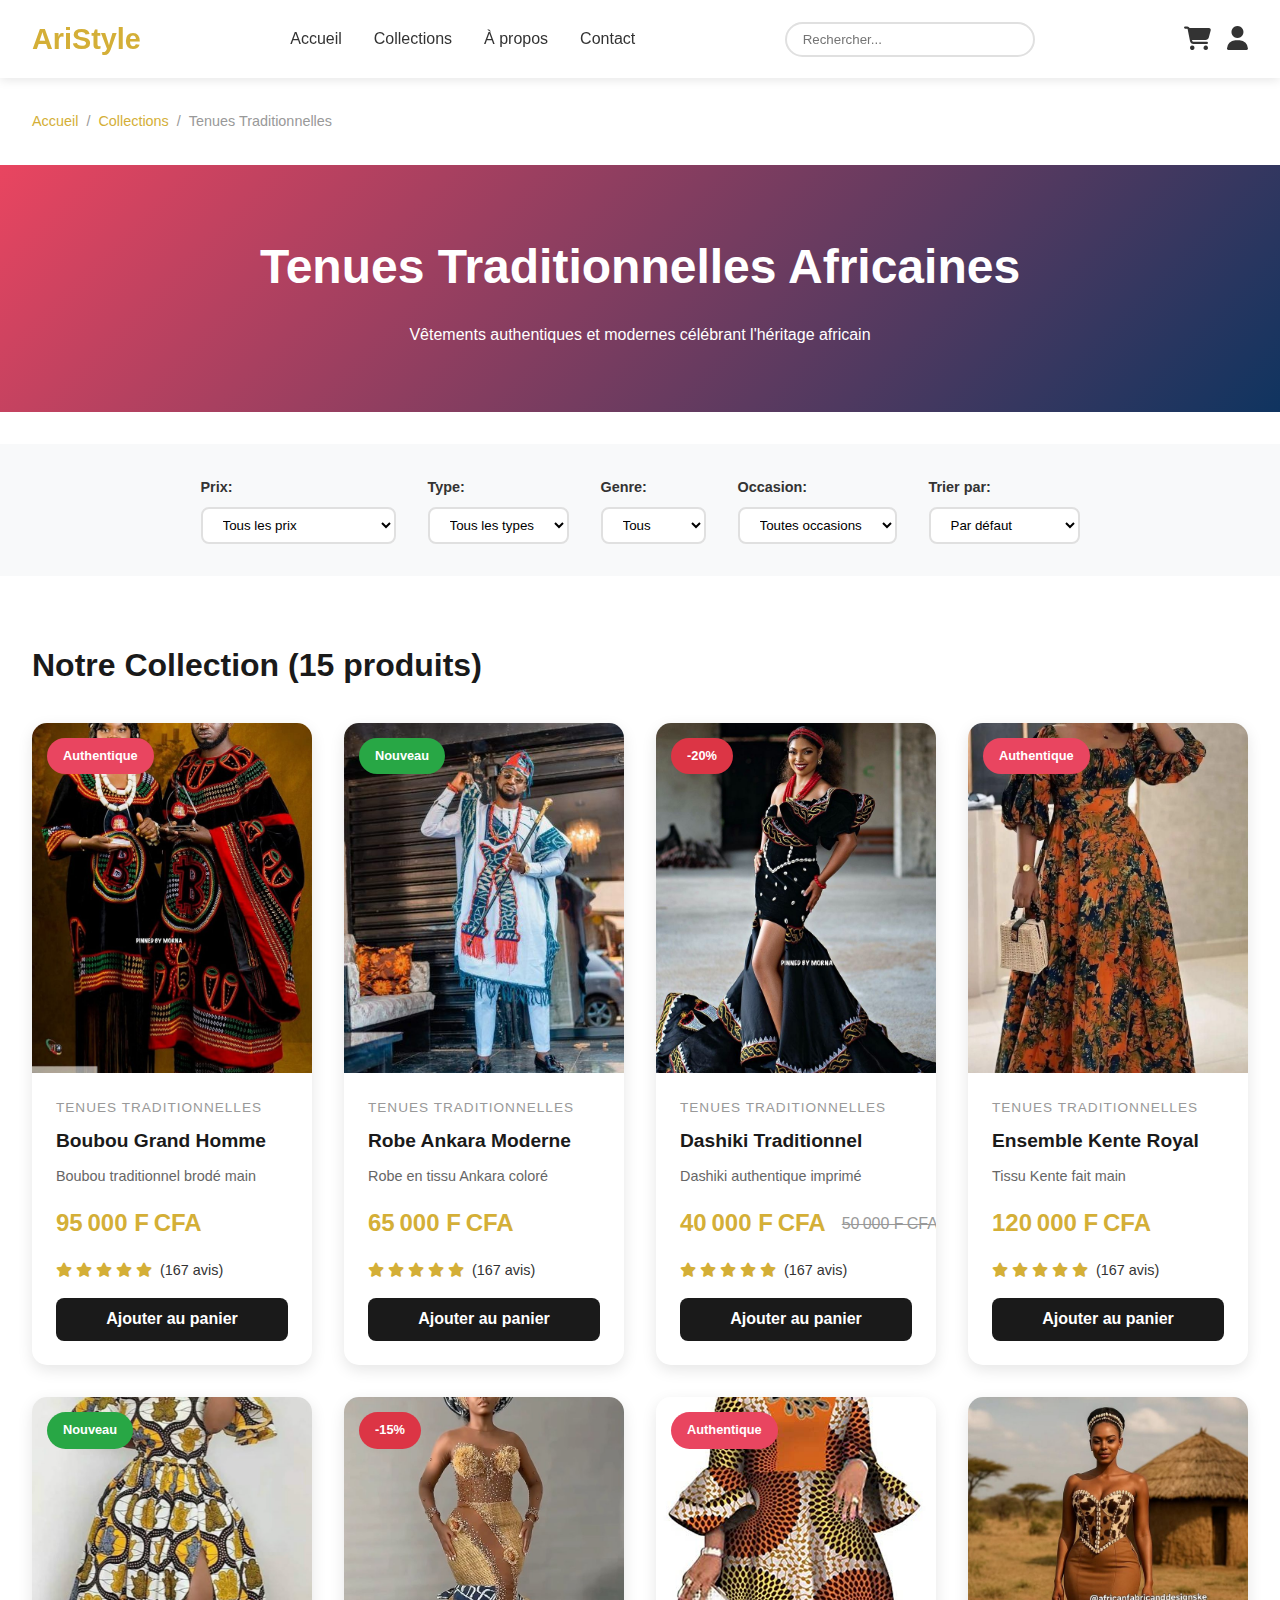
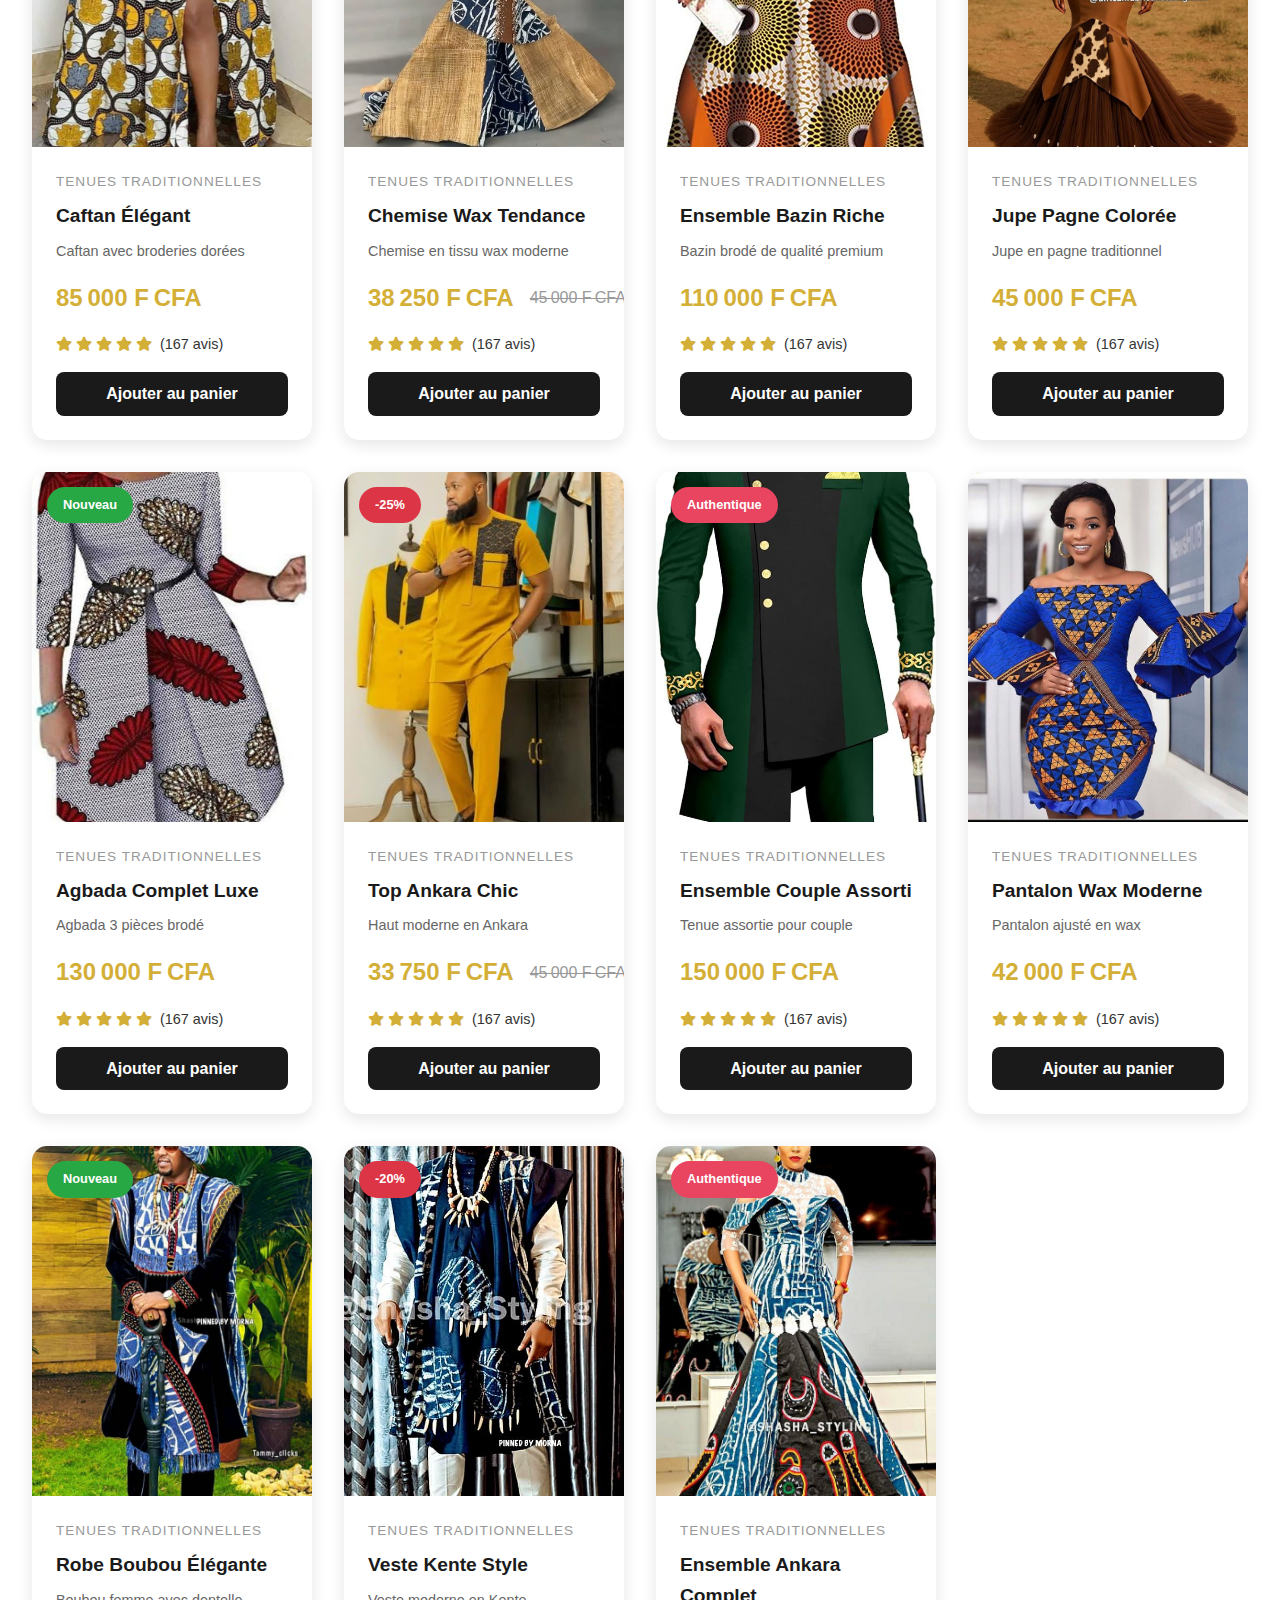
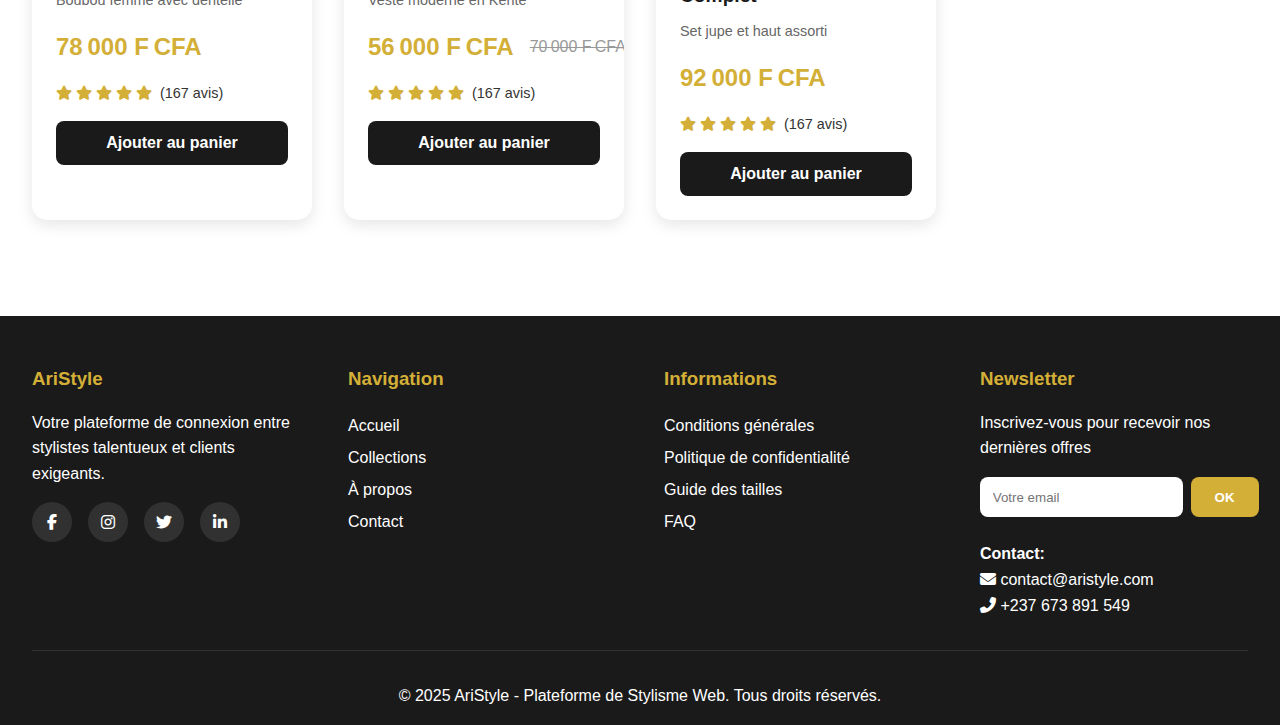
<file: tradition.html>
<!DOCTYPE html>
<html lang="fr">

<head>
    <meta charset="UTF-8">
    <meta name="viewport" content="width=device-width, initial-scale=1.0">
    <title>Tenues Traditionnelles - AriStyle</title>
    <link rel="stylesheet" href="https://cdnjs.cloudflare.com/ajax/libs/font-awesome/6.5.0/css/all.min.css">
    <style>
        * {
            margin: 0;
            padding: 0;
            box-sizing: border-box;
        }

        :root {
            --primary-color: #d4af37;
            --secondary-color: #1a1a1a;
            --text-color: #333;
            --bg-light: #f8f9fa;
            --border-color: #e0e0e0;
        }

        body {
            font-family: 'Segoe UI', Tahoma, Geneva, Verdana, sans-serif;
            line-height: 1.6;
            color: var(--text-color);
        }

        header {
            background: white;
            box-shadow: 0 2px 10px rgba(0, 0, 0, 0.1);
            position: sticky;
            top: 0;
            z-index: 1000;
        }

        nav {
            max-width: 1400px;
            margin: 0 auto;
            padding: 1rem 2rem;
            display: flex;
            justify-content: space-between;
            align-items: center;
            gap: 2rem;
        }

        .logo {
            font-size: 1.8rem;
            font-weight: bold;
            color: var(--primary-color);
            text-decoration: none;
        }

        .nav-links {
            display: flex;
            list-style: none;
            gap: 2rem;
        }

        .nav-links a {
            text-decoration: none;
            color: var(--text-color);
            font-weight: 500;
            transition: color 0.3s;
        }

        .nav-links a:hover {
            color: var(--primary-color);
        }

        .search-bar {
            padding: 0.5rem 1rem;
            border: 2px solid var(--border-color);
            border-radius: 25px;
            width: 250px;
        }

        .nav-icons {
            display: flex;
            gap: 1rem;
        }

        .icon-btn {
            background: none;
            border: none;
            font-size: 1.5rem;
            cursor: pointer;
            position: relative;
            color: var(--text-color);
        }

        .cart-badge {
            position: absolute;
            top: -8px;
            right: -8px;
            background: #dc3545;
            color: white;
            border-radius: 50%;
            padding: 2px 6px;
            font-size: 0.7rem;
        }

        .breadcrumb {
            max-width: 1400px;
            margin: 2rem auto;
            padding: 0 2rem;
            display: flex;
            gap: 0.5rem;
            align-items: center;
            font-size: 0.9rem;
        }

        .breadcrumb a {
            color: var(--primary-color);
            text-decoration: none;
        }

        .breadcrumb span {
            color: #999;
        }

        .category-hero {
            background: linear-gradient(135deg, #e94560 0%, #0f3460 100%);
            color: white;
            padding: 4rem 2rem;
            text-align: center;
        }

        .category-hero h1 {
            font-size: 3rem;
            margin-bottom: 1rem;
        }

        .filter-section {
            background: var(--bg-light);
            padding: 2rem;
            margin: 2rem auto;
            max-width: 1400px;
        }

        .filter-container {
            display: flex;
            gap: 2rem;
            flex-wrap: wrap;
            justify-content: center;
        }

        .filter-group {
            display: flex;
            flex-direction: column;
            gap: 0.5rem;
        }

        .filter-group label {
            font-weight: 600;
            font-size: 0.9rem;
        }

        .filter-group select {
            padding: 0.5rem 1rem;
            border: 2px solid var(--border-color);
            border-radius: 8px;
            background: white;
            cursor: pointer;
        }

        .products-container {
            max-width: 1400px;
            margin: 0 auto;
            padding: 2rem;
        }

        .section-title {
            font-size: 2rem;
            color: var(--secondary-color);
            margin-bottom: 2rem;
        }

        .catalog-grid {
            display: grid;
            grid-template-columns: repeat(auto-fill, minmax(280px, 1fr));
            gap: 2rem;
        }

        .product-card {
            background: white;
            border-radius: 15px;
            overflow: hidden;
            box-shadow: 0 5px 15px rgba(0, 0, 0, 0.1);
            transition: transform 0.3s, box-shadow 0.3s;
            cursor: pointer;
        }

        .product-card:hover {
            transform: translateY(-10px);
            box-shadow: 0 15px 30px rgba(0, 0, 0, 0.2);
        }

        .product-image {
            position: relative;
            overflow: hidden;
            height: 350px;
        }

        .product-image img {
            width: 100%;
            height: 100%;
            object-fit: cover;
            transition: transform 0.5s;
        }

        .product-card:hover .product-image img {
            transform: scale(1.1);
        }

        .product-badge {
            position: absolute;
            top: 15px;
            left: 15px;
            padding: 0.5rem 1rem;
            border-radius: 25px;
            font-size: 0.8rem;
            font-weight: bold;
            z-index: 2;
        }

        .product-badge.new {
            background: #28a745;
            color: white;
        }

        .product-badge.promo {
            background: #dc3545;
            color: white;
        }

        .product-badge.authentique {
            background: #e94560;
            color: white;
        }

        .product-actions {
            position: absolute;
            top: 15px;
            right: 15px;
            display: flex;
            flex-direction: column;
            gap: 0.5rem;
            opacity: 0;
            transition: opacity 0.3s;
        }

        .product-card:hover .product-actions {
            opacity: 1;
        }

        .action-btn {
            width: 40px;
            height: 40px;
            background: white;
            border: none;
            border-radius: 50%;
            display: flex;
            align-items: center;
            justify-content: center;
            cursor: pointer;
            transition: all 0.3s;
            text-decoration: none;
            color: var(--text-color);
        }

        .action-btn:hover {
            background: var(--primary-color);
            color: white;
            transform: scale(1.1);
        }

        .product-info {
            padding: 1.5rem;
        }

        .product-category {
            color: #999;
            font-size: 0.85rem;
            text-transform: uppercase;
            letter-spacing: 1px;
            margin-bottom: 0.5rem;
        }

        .product-title {
            font-size: 1.2rem;
            margin-bottom: 0.5rem;
            color: var(--secondary-color);
        }

        .product-description {
            color: #666;
            font-size: 0.9rem;
            margin-bottom: 1rem;
        }

        .product-price {
            display: flex;
            align-items: center;
            gap: 1rem;
            margin-bottom: 1rem;
        }

        .current-price {
            font-size: 1.5rem;
            font-weight: bold;
            color: var(--primary-color);
        }

        .old-price {
            font-size: 1rem;
            color: #999;
            text-decoration: line-through;
        }

        .product-rating {
            display: flex;
            align-items: center;
            gap: 0.5rem;
            margin-bottom: 1rem;
            font-size: 0.9rem;
        }

        .stars {
            color: var(--primary-color);
        }

        .add-to-cart {
            width: 100%;
            padding: 0.8rem;
            background: var(--secondary-color);
            color: white;
            border: none;
            border-radius: 8px;
            font-size: 1rem;
            font-weight: 600;
            cursor: pointer;
            transition: all 0.3s;
        }

        .add-to-cart:hover {
            background: var(--primary-color);
            transform: translateY(-2px);
        }

        footer {
            background: var(--secondary-color);
            color: white;
            padding: 3rem 2rem 1rem;
            margin-top: 4rem;
        }

        .footer-content {
            max-width: 1400px;
            margin: 0 auto;
            display: grid;
            grid-template-columns: repeat(auto-fit, minmax(250px, 1fr));
            gap: 3rem;
            margin-bottom: 2rem;
        }

        .footer-section h3 {
            color: var(--primary-color);
            margin-bottom: 1rem;
        }

        .footer-links {
            list-style: none;
        }

        .footer-links a {
            color: white;
            text-decoration: none;
            line-height: 2;
            transition: color 0.3s;
        }

        .footer-links a:hover {
            color: var(--primary-color);
        }

        .social-links {
            display: flex;
            gap: 1rem;
            margin-top: 1rem;
        }

        .social-icon {
            width: 40px;
            height: 40px;
            background: rgba(255, 255, 255, 0.1);
            border-radius: 50%;
            display: flex;
            align-items: center;
            justify-content: center;
            color: white;
            text-decoration: none;
            transition: all 0.3s;
        }

        .social-icon:hover {
            background: var(--primary-color);
            transform: translateY(-3px);
        }

        .newsletter-form {
            display: flex;
            gap: 0.5rem;
            margin-top: 1rem;
        }

        .newsletter-form input {
            flex: 1;
            padding: 0.8rem;
            border: none;
            border-radius: 8px;
        }

        .newsletter-form button {
            padding: 0.8rem 1.5rem;
            background: var(--primary-color);
            color: white;
            border: none;
            border-radius: 8px;
            cursor: pointer;
            font-weight: bold;
        }

        .footer-bottom {
            text-align: center;
            padding-top: 2rem;
            border-top: 1px solid rgba(255, 255, 255, 0.1);
        }

        @media (max-width: 768px) {
            .nav-links {
                display: none;
            }

            .catalog-grid {
                grid-template-columns: repeat(auto-fill, minmax(200px, 1fr));
            }

            .category-hero h1 {
                font-size: 2rem;
            }
        }
    </style>
</head>

<body>
    <header>
        <nav>
            <a href="../index.html" class="logo">AriStyle</a>
            <ul class="nav-links">
                <li><a href="../index.html">Accueil</a></li>
                <li><a href="../collections.html">Collections</a></li>
                <li><a href="../apropos.html">À propos</a></li>
                <li><a href="../contact.html">Contact</a></li>
            </ul>
            <input type="search" class="search-bar" placeholder="Rechercher...">
            <div class="nav-icons">
                <button class="icon-btn" onclick="window.location.href='../panier.html'">
                    <i class="fas fa-shopping-cart"></i>
                    <span class="cart-badge" id="cart-count">0</span>
                </button>
                <button class="icon-btn" onclick="window.location.href='../connexion.html'">
                    <i class="fas fa-user"></i>
                </button>
            </div>
        </nav>
    </header>

    <div class="breadcrumb">
        <a href="../index.html">Accueil</a>
        <span>/</span>
        <a href="../collections.html">Collections</a>
        <span>/</span>
        <span>Tenues Traditionnelles</span>
    </div>

    <section class="category-hero">
        <div>
            <h1>Tenues Traditionnelles Africaines</h1>
            <p>Vêtements authentiques et modernes célébrant l'héritage africain</p>
        </div>
    </section>

    <section class="filter-section">
        <div class="filter-container">
            <div class="filter-group">
                <label>Prix:</label>
                <select id="filter-price">
                    <option value="all">Tous les prix</option>
                    <option value="0-40000">Moins de 40 000 FCFA</option>
                    <option value="40000-70000">40 000 - 70 000 FCFA</option>
                    <option value="70000-100000">70 000 - 100 000 FCFA</option>
                    <option value="100000-999999">Plus de 100 000 FCFA</option>
                </select>
            </div>

            <div class="filter-group">
                <label>Type:</label>
                <select id="filter-type">
                    <option value="all">Tous les types</option>
                    <option value="Boubou">Boubous</option>
                    <option value="Dashiki">Dashiki</option>
                    <option value="Kente">Kente</option>
                    <option value="Ankara">Ankara</option>
                    <option value="Wax">Wax</option>
                </select>
            </div>

            <div class="filter-group">
                <label>Genre:</label>
                <select id="filter-gender">
                    <option value="all">Tous</option>
                    <option value="Homme">Homme</option>
                    <option value="Femme">Femme</option>
                    <option value="Unisexe">Unisexe</option>
                </select>
            </div>

            <div class="filter-group">
                <label>Occasion:</label>
                <select id="filter-occasion">
                    <option value="all">Toutes occasions</option>
                    <option value="Mariage">Mariage</option>
                    <option value="Cérémonie">Cérémonie</option>
                    <option value="Quotidien">Quotidien</option>
                    <option value="Festival">Festival</option>
                </select>
            </div>

            <div class="filter-group">
                <label>Trier par:</label>
                <select id="sort-products">
                    <option value="default">Par défaut</option>
                    <option value="price-asc">Prix croissant</option>
                    <option value="price-desc">Prix décroissant</option>
                    <option value="name">Nom A-Z</option>
                </select>
            </div>
        </div>
    </section>

    <section class="products-container">
        <h2 class="section-title">Notre Collection (<span id="product-count">15</span> produits)</h2>
        <div class="catalog-grid" id="products-grid">
            <!-- Les produits seront chargés par JavaScript -->
        </div>
    </section>

    <footer>
        <div class="footer-content">
            <div class="footer-section">
                <h3>AriStyle</h3>
                <p>Votre plateforme de connexion entre stylistes talentueux et clients exigeants.</p>
                <div class="social-links">
                    <a href="#" class="social-icon"><i class="fab fa-facebook-f"></i></a>
                    <a href="#" class="social-icon"><i class="fab fa-instagram"></i></a>
                    <a href="#" class="social-icon"><i class="fab fa-twitter"></i></a>
                    <a href="#" class="social-icon"><i class="fab fa-linkedin-in"></i></a>
                </div>
            </div>

            <div class="footer-section">
                <h3>Navigation</h3>
                <ul class="footer-links">
                    <li><a href="../index.html">Accueil</a></li>
                    <li><a href="../collections.html">Collections</a></li>
                    <li><a href="../apropos.html">À propos</a></li>
                    <li><a href="../contact.html">Contact</a></li>
                </ul>
            </div>

            <div class="footer-section">
                <h3>Informations</h3>
                <ul class="footer-links">
                    <li><a href="#">Conditions générales</a></li>
                    <li><a href="#">Politique de confidentialité</a></li>
                    <li><a href="#">Guide des tailles</a></li>
                    <li><a href="#">FAQ</a></li>
                </ul>
            </div>

            <div class="footer-section">
                <h3>Newsletter</h3>
                <p>Inscrivez-vous pour recevoir nos dernières offres</p>
                <form class="newsletter-form">
                    <input type="email" placeholder="Votre email" required>
                    <button type="submit">OK</button>
                </form>
                <div style="margin-top: 1.5rem;">
                    <p><strong>Contact:</strong></p>
                    <p><i class="fas fa-envelope"></i> contact@aristyle.com</p>
                    <p><i class="fas fa-phone-alt"></i> +237 673 891 549</p>
                </div>
            </div>
        </div>
        <div class="footer-bottom">
            <p>&copy; 2025 AriStyle - Plateforme de Stylisme Web. Tous droits réservés.</p>
        </div>
    </footer>

    <script src="../assets/js/cart.js"></script>
    <script>
        // Données des produits traditionnels
        const produitsTradition = [
            {
                id: 6,
                name: "Boubou Grand Homme",
                price: 95000,
                image: "../assets/images/tradition1.jfif",
                category: "Tenues Traditionnelles",
                description: "Boubou traditionnel brodé main",
                badge: "authentique"
            },
            {
                id: 7,
                name: "Robe Ankara Moderne",
                price: 65000,
                image: "../assets/images/tradition2.jfif",
                category: "Tenues Traditionnelles",
                description: "Robe en tissu Ankara coloré",
                badge: "new"
            },
            {
                id: 19,
                name: "Dashiki Traditionnel",
                price: 40000,
                image: "../assets/images/tradition3.jfif",
                category: "Tenues Traditionnelles",
                description: "Dashiki authentique imprimé",
                badge: "promo",
                oldPrice: 50000
            },
            {
                id: 20,
                name: "Ensemble Kente Royal",
                price: 120000,
                image: "../assets/images/tradition4.jfif",
                category: "Tenues Traditionnelles",
                description: "Tissu Kente fait main",
                badge: "authentique"
            },
            {
                id: 21,
                name: "Caftan Élégant",
                price: 85000,
                image: "../assets/images/tradition5.jfif",
                category: "Tenues Traditionnelles",
                description: "Caftan avec broderies dorées",
                badge: "new"
            },
            {
                id: 22,
                name: "Chemise Wax Tendance",
                price: 38250,
                image: "../assets/images/tradition6.jfif",
                category: "Tenues Traditionnelles",
                description: "Chemise en tissu wax moderne",
                badge: "promo",
                oldPrice: 45000
            },
            {
                id: 23,
                name: "Ensemble Bazin Riche",
                price: 110000,
                image: "../assets/images/tradition7.jfif",
                category: "Tenues Traditionnelles",
                description: "Bazin brodé de qualité premium",
                badge: "authentique"
            },
            {
                id: 24,
                name: "Jupe Pagne Colorée",
                price: 45000,
                image: "../assets/images/tradition8.jfif",
                category: "Tenues Traditionnelles",
                description: "Jupe en pagne traditionnel"
            },
            {
                id: 25,
                name: "Agbada Complet Luxe",
                price: 130000,
                image: "../assets/images/tradition9.jfif",
                category: "Tenues Traditionnelles",
                description: "Agbada 3 pièces brodé",
                badge: "new"
            },
            {
                id: 26,
                name: "Top Ankara Chic",
                price: 33750,
                image: "../assets/images/tradition10.jfif",
                category: "Tenues Traditionnelles",
                description: "Haut moderne en Ankara",
                badge: "promo",
                oldPrice: 45000
            },
            {
                id: 27,
                name: "Ensemble Couple Assorti",
                price: 150000,
                image: "../assets/images/tradition11.jfif",
                category: "Tenues Traditionnelles",
                description: "Tenue assortie pour couple",
                badge: "authentique"
            },
            {
                id: 28,
                name: "Pantalon Wax Moderne",
                price: 42000,
                image: "../assets/images/tradition12.jfif",
                category: "Tenues Traditionnelles",
                description: "Pantalon ajusté en wax"
            },
            {
                id: 29,
                name: "Robe Boubou Élégante",
                price: 78000,
                image: "../assets/images/tradition13.jfif",
                category: "Tenues Traditionnelles",
                description: "Boubou femme avec dentelle",
                badge: "new"
            },
            {
                id: 30,
                name: "Veste Kente Style",
                price: 56000,
                image: "../assets/images/tradition14.jfif",
                category: "Tenues Traditionnelles",
                description: "Veste moderne en Kente",
                badge: "promo",
                oldPrice: 70000
            },
            {
                id: 31,
                name: "Ensemble Ankara Complet",
                price: 92000,
                image: "../assets/images/tradition15.jfif",
                category: "Tenues Traditionnelles",
                description: "Set jupe et haut assorti",
                badge: "authentique"
            }
        ];

        // Fonction pour afficher les produits
        function afficherProduits(produitsAAfficher = produitsTradition) {
            const productsGrid = document.getElementById('products-grid');
            const productCount = document.getElementById('product-count');

            productsGrid.innerHTML = '';
            productCount.textContent = produitsAAfficher.length;

            produitsAAfficher.forEach(produit => {
                const productCard = document.createElement('div');
                productCard.className = 'product-card';

                let badgeText = '';
                if (produit.badge === 'authentique') badgeText = 'Authentique';
                if (produit.badge === 'new') badgeText = 'Nouveau';
                if (produit.badge === 'promo') {
                    const reduction = Math.round((1 - produit.price / produit.oldPrice) * 100);
                    badgeText = `-${reduction}%`;
                }

                productCard.innerHTML = `
                    <div class="product-image">
                        <img src="${produit.image}" alt="${produit.name}" onerror="this.src='[data-uri]'">
                        ${produit.badge ? `<span class="product-badge ${produit.badge}">${badgeText}</span>` : ''}
                        <div class="product-actions">
                            <a href="#" class="action-btn"><i class="fa-regular fa-heart"></i></a>
                            <a href="#" class="action-btn"><i class="fa-regular fa-eye"></i></a>
                        </div>
                    </div>
                    <div class="product-info">
                        <div class="product-category">${produit.category}</div>
                        <h3 class="product-title">${produit.name}</h3>
                        <p class="product-description">${produit.description}</p>
                        <div class="product-price">
                            <span class="current-price">${formatPrice(produit.price)}</span>
                            ${produit.oldPrice ? `<span class="old-price">${formatPrice(produit.oldPrice)}</span>` : ''}
                        </div>
                        <div class="product-rating">
                            <span class="stars">
                                <i class="fa-solid fa-star"></i>
                                <i class="fa-solid fa-star"></i>
                                <i class="fa-solid fa-star"></i>
                                <i class="fa-solid fa-star"></i>
                                <i class="fa-solid fa-star"></i>
                            </span>
                            <span>(167 avis)</span>
                        </div>
                        <button class="add-to-cart" onclick="ajouterProduitTradition(${produit.id})">Ajouter au panier</button>
                    </div>
                `;

                productsGrid.appendChild(productCard);
            });
        }

        // Fonction pour ajouter un produit au panier
        function ajouterProduitTradition(productId) {
            const produit = produitsTradition.find(p => p.id === productId);
            if (produit) {
                ajouterAuPanier(produit);
            }
        }

        // Filtrage des produits
        function filtrerEtTrierProduits() {
            const prixFilter = document.getElementById('filter-price').value;
            const typeFilter = document.getElementById('filter-type').value;
            const genderFilter = document.getElementById('filter-gender').value;
            const occasionFilter = document.getElementById('filter-occasion').value;
            const sortOption = document.getElementById('sort-products').value;

            let produitsFiltres = [...produitsTradition];

            // Filtrage par prix
            if (prixFilter !== 'all') {
                const [min, max] = prixFilter.split('-').map(Number);
                produitsFiltres = produitsFiltres.filter(p => p.price >= min && p.price <= max);
            }

            // Tri
            switch (sortOption) {
                case 'price-asc':
                    produitsFiltres.sort((a, b) => a.price - b.price);
                    break;
                case 'price-desc':
                    produitsFiltres.sort((a, b) => b.price - a.price);
                    break;
                case 'name':
                    produitsFiltres.sort((a, b) => a.name.localeCompare(b.name));
                    break;
            }

            afficherProduits(produitsFiltres);
        }
        // Gestion spécifique de l'icône panier pour cette page
        document.addEventListener('DOMContentLoaded', function () {
            // Mettre à jour le compteur
            updateCartCount();

            // Gestion spécifique de l'icône panier
            const cartIconBtn = document.getElementById('cart-icon-btn');
            if (cartIconBtn) {
                cartIconBtn.addEventListener('click', function (e) {
                    e.preventDefault();
                    window.location.href = '../panier.html';
                });
            }

            // Gestion des autres icônes panier
            document.querySelectorAll('.icon-btn').forEach(btn => {
                const hasCartIcon = btn.querySelector('.fa-shopping-cart, .bi-cart-fill');
                if (hasCartIcon && !btn.id) {
                    btn.addEventListener('click', function (e) {
                        e.preventDefault();
                        window.location.href = '../panier.html';
                    });
                }
            });
        });

        // Initialisation
        document.addEventListener('DOMContentLoaded', function () {
            afficherProduits();

            // Écouteurs pour les filtres
            document.getElementById('filter-price').addEventListener('change', filtrerEtTrierProduits);
            document.getElementById('filter-type').addEventListener('change', filtrerEtTrierProduits);
            document.getElementById('filter-gender').addEventListener('change', filtrerEtTrierProduits);
            document.getElementById('filter-occasion').addEventListener('change', filtrerEtTrierProduits);
            document.getElementById('sort-products').addEventListener('change', filtrerEtTrierProduits);
        });
    </script>
</body>

</html>
</file>
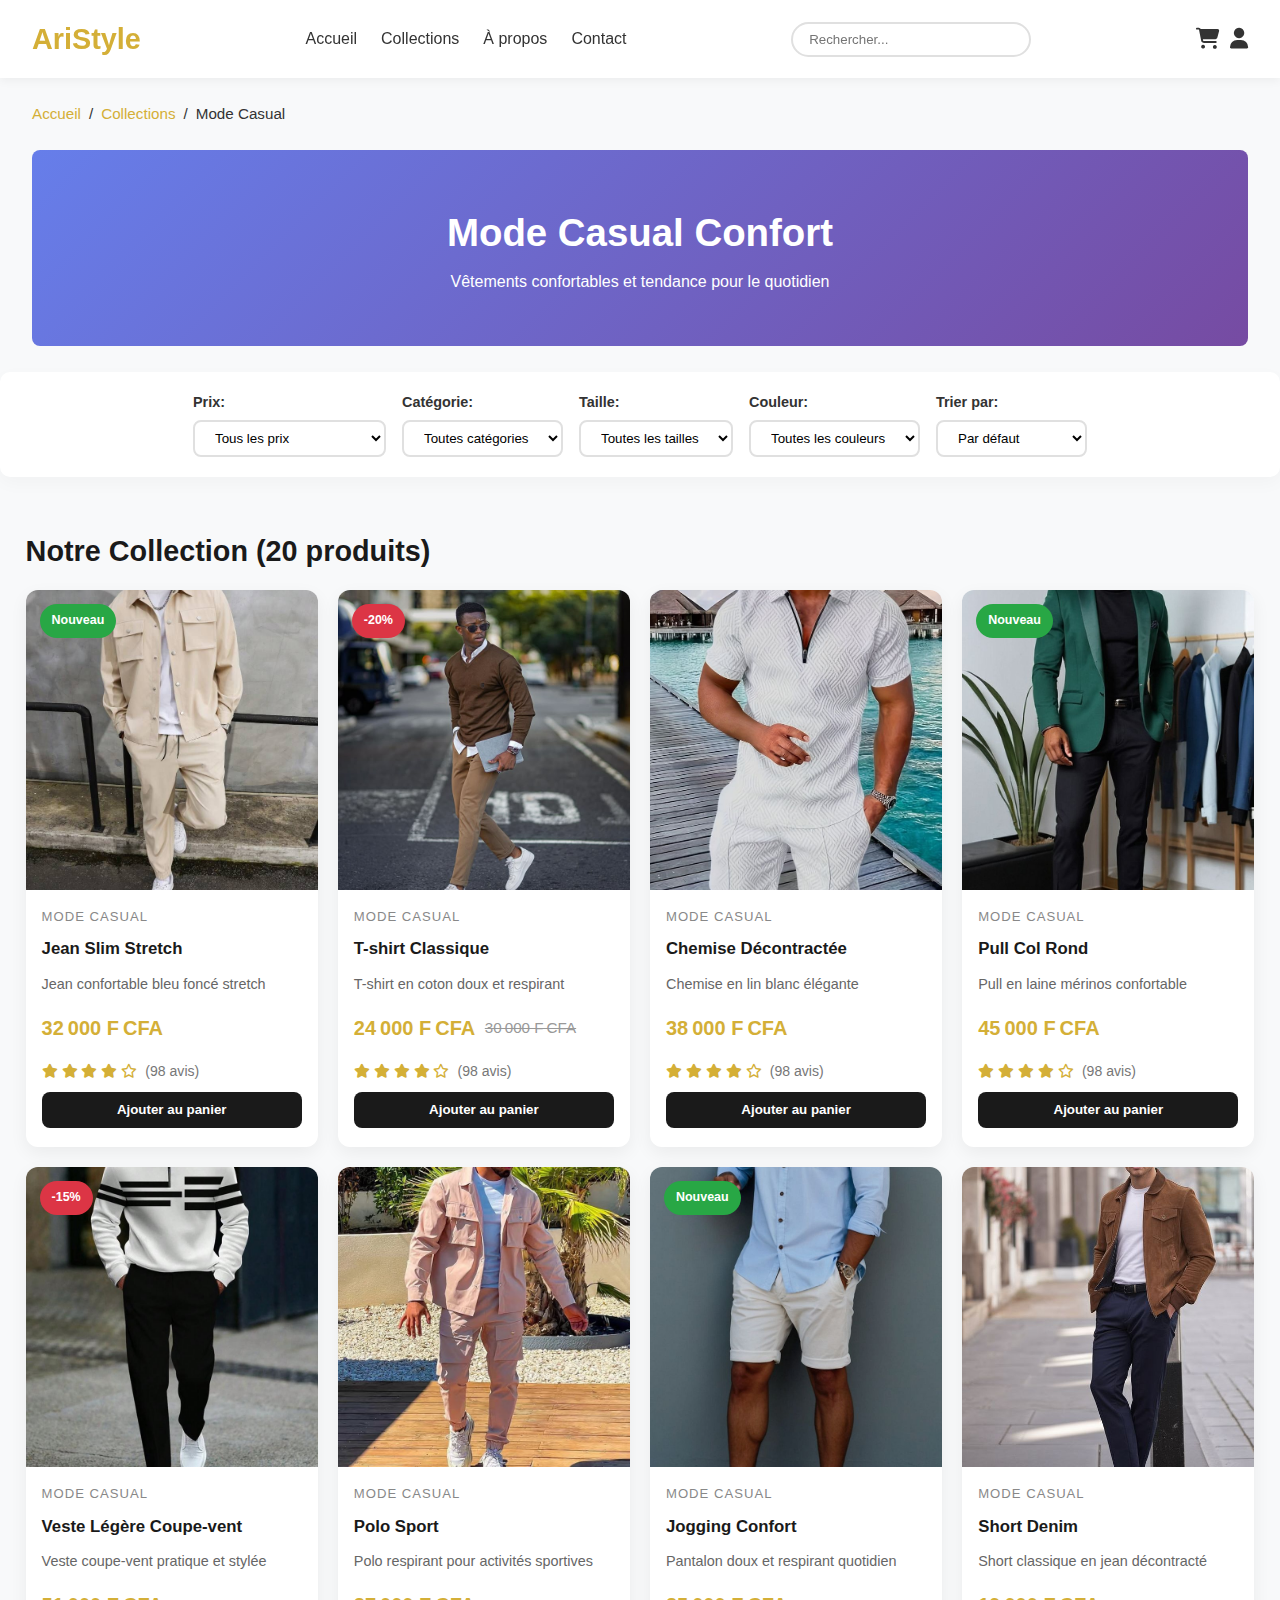
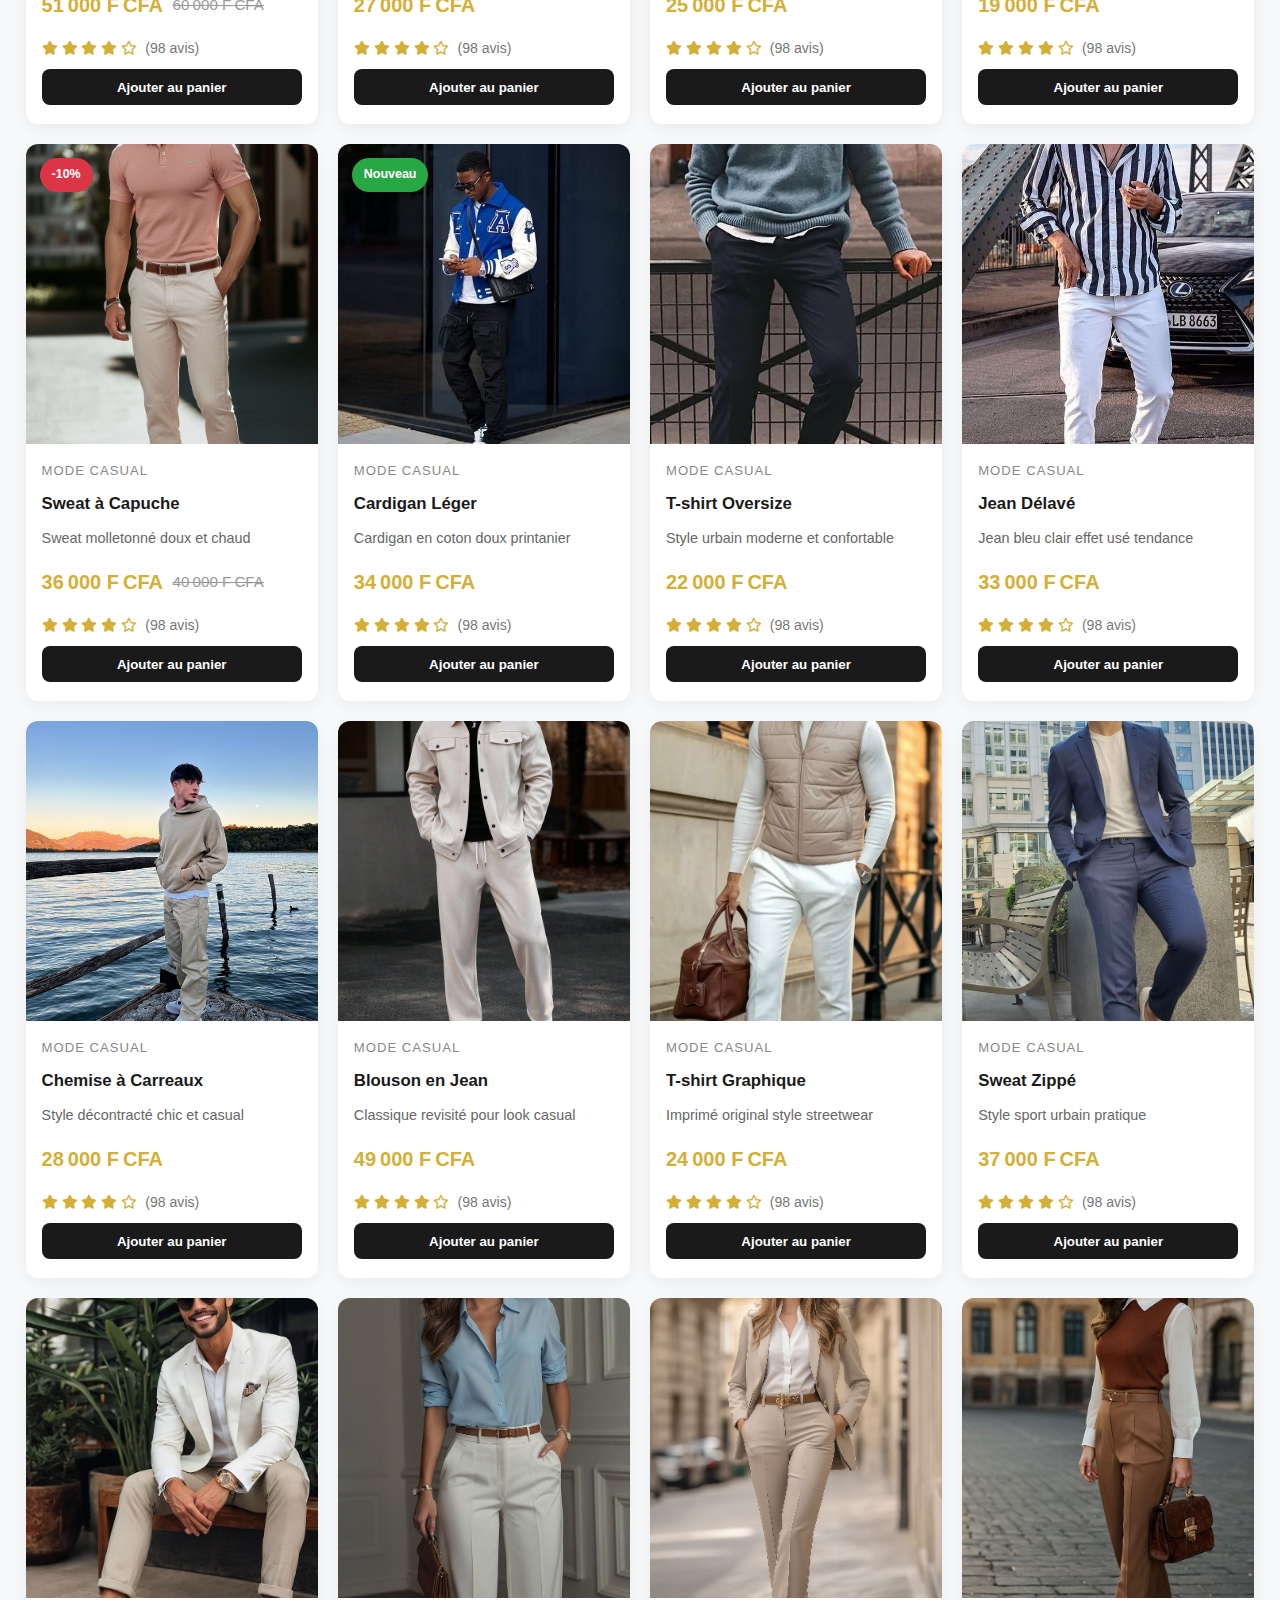
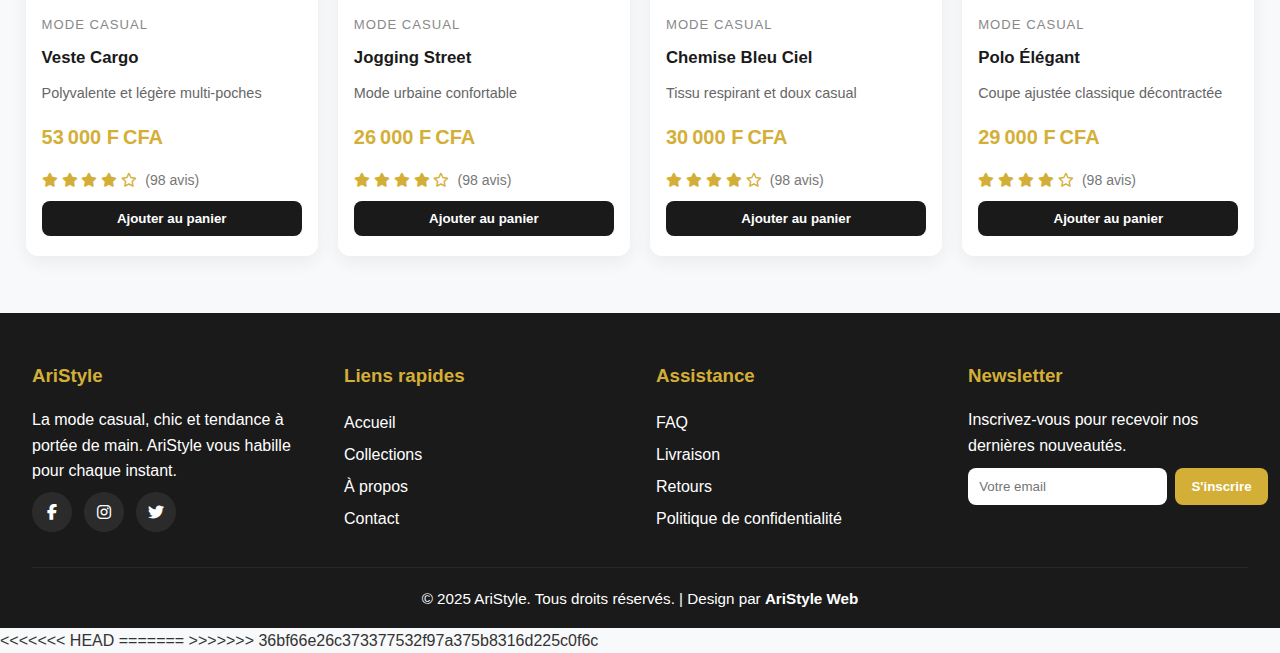
<file: collections/casual.html>
<!DOCTYPE html>
<html lang="fr">

<head>
  <meta charset="UTF-8" />
  <meta name="viewport" content="width=device-width, initial-scale=1.0" />
  <title>Mode Casual - AriStyle</title>
  <link rel="stylesheet" href="https://cdnjs.cloudflare.com/ajax/libs/font-awesome/6.5.0/css/all.min.css">
  <style>
    * {
      margin: 0;
      padding: 0;
      box-sizing: border-box;
    }

    :root {
      --primary-color: #d4af37;
      --secondary-color: #1a1a1a;
      --text-color: #333;
      --bg-light: #f8f9fa;
      --border-color: #e0e0e0;
    }

    body {
      font-family: 'Segoe UI', Tahoma, Geneva, Verdana, sans-serif;
      line-height: 1.6;
      color: var(--text-color);
      background: var(--bg-light);
    }

    header {
      background: white;
      box-shadow: 0 2px 10px rgba(0, 0, 0, 0.06);
      position: sticky;
      top: 0;
      z-index: 1000;
    }

    nav {
      max-width: 1400px;
      margin: 0 auto;
      padding: 1rem 2rem;
      display: flex;
      justify-content: space-between;
      align-items: center;
      gap: 1rem;
    }

    .logo {
      font-size: 1.8rem;
      font-weight: bold;
      color: var(--primary-color);
      text-decoration: none;
    }

    .nav-links {
      display: flex;
      list-style: none;
      gap: 1.5rem;
    }

    .nav-links a {
      text-decoration: none;
      color: var(--text-color);
      font-weight: 500;
      transition: color .25s;
    }

    .nav-links a:hover {
      color: var(--primary-color);
    }

    .search-bar {
      padding: .5rem 1rem;
      border: 2px solid var(--border-color);
      border-radius: 25px;
      width: 240px;
    }

    .nav-icons {
      display: flex;
      gap: .7rem;
      align-items: center;
    }

    .icon-btn {
      background: none;
      border: none;
      font-size: 1.3rem;
      cursor: pointer;
      position: relative;
      color: var(--text-color);
    }

    .cart-badge {
      position: absolute;
      top: -8px;
      right: -8px;
      background: #dc3545;
      color: white;
      border-radius: 50%;
      padding: 2px 6px;
      font-size: .65rem;
    }

    .breadcrumb {
      max-width: 1400px;
      margin: 1.5rem auto;
      padding: 0 2rem;
      display: flex;
      gap: .5rem;
      align-items: center;
      font-size: .95rem;
    }

    .breadcrumb a {
      color: var(--primary-color);
      text-decoration: none;
    }

    .category-hero {
      background: linear-gradient(135deg, #667eea 0%, #764ba2 100%);
      color: white;
      padding: 3.2rem 1.2rem;
      text-align: center;
      border-radius: 8px;
      margin: 0 2rem;
    }

    .category-hero h1 {
      font-size: 2.4rem;
      margin-bottom: .4rem;
    }

    .filter-section {
      background: white;
      padding: 1.2rem;
      margin: 1.6rem auto;
      max-width: 1400px;
      border-radius: 10px;
      box-shadow: 0 6px 18px rgba(0, 0, 0, 0.03);
    }

    .filter-container {
      display: flex;
      gap: 1rem;
      flex-wrap: wrap;
      justify-content: center;
    }

    .filter-group {
      display: flex;
      flex-direction: column;
      gap: .4rem;
    }

    .filter-group label {
      font-weight: 600;
      font-size: .9rem;
    }

    .filter-group select {
      padding: .5rem 1rem;
      border: 2px solid var(--border-color);
      border-radius: 8px;
      background: white;
      cursor: pointer;
    }

    .products-container {
      max-width: 1400px;
      margin: 0 auto;
      padding: 1.6rem;
    }

    .section-title {
      font-size: 1.8rem;
      color: var(--secondary-color);
      margin-bottom: 1rem;
    }

    .catalog-grid {
      display: grid;
      grid-template-columns: repeat(auto-fill, minmax(260px, 1fr));
      gap: 1.25rem;
    }

    .product-card {
      background: white;
      border-radius: 12px;
      overflow: hidden;
      box-shadow: 0 6px 18px rgba(0, 0, 0, 0.06);
      transition: transform .25s, box-shadow .25s;
      display: flex;
      flex-direction: column;
    }

    .product-card:hover {
      transform: translateY(-8px);
      box-shadow: 0 20px 40px rgba(0, 0, 0, 0.12);
    }

    .product-image {
      position: relative;
      overflow: hidden;
      height: 300px;
      background: linear-gradient(180deg, #f4f4f4, #e9e9e9);
      display: flex;
      align-items: center;
      justify-content: center;
    }

    .product-image img {
      width: 100%;
      height: 100%;
      object-fit: cover;
      transition: transform .45s;
      display: block;
    }

    .product-card:hover .product-image img {
      transform: scale(1.06);
    }

    .product-badge {
      position: absolute;
      top: 14px;
      left: 14px;
      padding: .45rem .75rem;
      border-radius: 999px;
      font-size: .78rem;
      font-weight: 700;
      z-index: 2;
    }

    .product-badge.new {
      background: #28a745;
      color: white;
    }

    .product-badge.promo {
      background: #dc3545;
      color: white;
    }

    .product-actions {
      position: absolute;
      top: 14px;
      right: 14px;
      display: flex;
      flex-direction: column;
      gap: .4rem;
      opacity: 0;
      transition: opacity .2s;
    }

    .product-card:hover .product-actions {
      opacity: 1;
    }

    .action-btn {
      width: 40px;
      height: 40px;
      background: white;
      border: none;
      border-radius: 50%;
      display: flex;
      align-items: center;
      justify-content: center;
      cursor: pointer;
      text-decoration: none;
      color: var(--text-color);
      box-shadow: 0 4px 12px rgba(0, 0, 0, 0.06);
    }

    .action-btn:hover {
      background: var(--primary-color);
      color: white;
      transform: scale(1.05);
    }

    .product-info {
      padding: 1rem 1rem 1.2rem;
      display: flex;
      flex-direction: column;
      gap: .6rem;
      flex: 1;
    }

    .product-category {
      color: #888;
      font-size: .82rem;
      text-transform: uppercase;
      letter-spacing: 1px;
    }

    .product-title {
      font-size: 1.05rem;
      color: var(--secondary-color);
    }

    .product-description {
      color: #666;
      font-size: .9rem;
      margin-bottom: .4rem;
    }

    .product-price {
      display: flex;
      align-items: center;
      gap: .6rem;
      margin-bottom: .4rem;
    }

    .current-price {
      font-size: 1.25rem;
      font-weight: 700;
      color: var(--primary-color);
    }

    .old-price {
      color: #999;
      text-decoration: line-through;
      font-size: .95rem;
    }

    .product-rating {
      display: flex;
      align-items: center;
      gap: .5rem;
      font-size: .88rem;
      color: #777;
    }

    .stars {
      color: var(--primary-color);
    }

    .add-to-cart {
      margin-top: auto;
      width: 100%;
      padding: .65rem;
      background: var(--secondary-color);
      color: white;
      border: none;
      border-radius: 8px;
      cursor: pointer;
      font-weight: 600;
      transition: all .18s;
    }

    .add-to-cart:hover {
      background: var(--primary-color);
      transform: translateY(-2px);
      box-shadow: 0 8px 20px rgba(212, 175, 55, 0.18);
    }

    footer {
      background: var(--secondary-color);
      color: white;
      padding: 3rem 2rem 1rem;
      margin-top: 2rem;
    }

    .footer-content {
      max-width: 1400px;
      margin: 0 auto;
      display: grid;
      grid-template-columns: repeat(auto-fit, minmax(240px, 1fr));
      gap: 2rem;
      margin-bottom: 2rem;
    }

    .footer-section h3 {
      color: var(--primary-color);
      margin-bottom: 1rem;
    }

    .footer-links {
      list-style: none;
    }

    .footer-links a {
      color: white;
      text-decoration: none;
      line-height: 2;
      transition: color .2s;
    }

    .footer-links a:hover {
      color: var(--primary-color);
    }

    .social-links {
      display: flex;
      gap: .75rem;
      margin-top: .5rem;
    }

    .social-icon {
      width: 40px;
      height: 40px;
      background: rgba(255, 255, 255, 0.08);
      border-radius: 50%;
      display: flex;
      align-items: center;
      justify-content: center;
      color: white;
      text-decoration: none;
      transition: all .2s;
    }

    .social-icon:hover {
      background: var(--primary-color);
      transform: translateY(-3px);
    }

    .newsletter-form {
      display: flex;
      gap: .5rem;
      margin-top: .6rem;
    }

    .newsletter-form input {
      flex: 1;
      padding: .7rem;
      border: none;
      border-radius: 8px;
    }

    .newsletter-form button {
      padding: .7rem 1rem;
      background: var(--primary-color);
      color: white;
      border: none;
      border-radius: 8px;
      cursor: pointer;
      font-weight: 700;
    }

    .footer-bottom {
      text-align: center;
      padding-top: 1.2rem;
      border-top: 1px solid rgba(255, 255, 255, 0.06);
      font-size: .95rem;
    }

    @media (max-width: 900px) {
      .search-bar {
        display: none;
      }

      .category-hero h1 {
        font-size: 1.6rem;
      }
    }

    @media (max-width: 520px) {
      nav {
        padding: .8rem 1rem;
      }

      .product-image {
        height: 220px;
      }
    }
  </style>
</head>

<body>
  <header>
    <nav>
      <a href="../index.html" class="logo">AriStyle</a>
      <ul class="nav-links">
        <li><a href="../index.html">Accueil</a></li>
        <li><a href="../collections.html">Collections</a></li>
        <li><a href="../apropos.html">À propos</a></li>
        <li><a href="../contact.html">Contact</a></li>
      </ul>
      <input type="search" class="search-bar" placeholder="Rechercher...">
      <div class="nav-icons">
        <button class="icon-btn" onclick="window.location.href='../panier.html'">
          <i class="fas fa-shopping-cart"></i>
          <span class="cart-badge" id="cart-count">0</span>
        </button>
        <button class="icon-btn" onclick="window.location.href='../connexion.html'">
          <i class="fas fa-user"></i>
        </button>
      </div>
    </nav>
  </header>

  <div class="breadcrumb">
    <a href="../index.html">Accueil</a><span>/</span>
    <a href="../collections.html">Collections</a><span>/</span>
    <span>Mode Casual</span>
  </div>

  <section class="category-hero">
    <div>
      <h1>Mode Casual Confort</h1>
      <p>Vêtements confortables et tendance pour le quotidien</p>
    </div>
  </section>

  <section class="filter-section" aria-label="Filtres">
    <div class="filter-container">
      <div class="filter-group">
        <label for="prix">Prix:</label>
        <select id="filter-price">
          <option value="all">Tous les prix</option>
          <option value="0-15000">Moins de 15 000 FCFA</option>
          <option value="15000-30000">15 000 - 30 000 FCFA</option>
          <option value="30000-50000">30 000 - 50 000 FCFA</option>
          <option value="50000-999999">Plus de 50 000 FCFA</option>
        </select>
      </div>

      <div class="filter-group">
        <label for="categorie">Catégorie:</label>
        <select id="filter-category">
          <option value="all">Toutes catégories</option>
          <option value="T-shirts">T-shirts</option>
          <option value="Jeans">Jeans</option>
          <option value="Chemises">Chemises</option>
          <option value="Pulls">Pulls</option>
          <option value="Vestes">Vestes</option>
        </select>
      </div>

      <div class="filter-group">
        <label for="taille">Taille:</label>
        <select id="filter-size">
          <option value="all">Toutes les tailles</option>
          <option value="XS">XS</option>
          <option value="S">S</option>
          <option value="M">M</option>
          <option value="L">L</option>
          <option value="XL">XL</option>
          <option value="XXL">XXL</option>
        </select>
      </div>

      <div class="filter-group">
        <label for="couleur">Couleur:</label>
        <select id="filter-color">
          <option value="all">Toutes les couleurs</option>
          <option value="Blanc">Blanc</option>
          <option value="Noir">Noir</option>
          <option value="Bleu">Bleu</option>
          <option value="Vert">Vert</option>
          <option value="Rouge">Rouge</option>
        </select>
      </div>

      <div class="filter-group">
        <label>Trier par:</label>
        <select id="sort-products">
          <option value="default">Par défaut</option>
          <option value="price-asc">Prix croissant</option>
          <option value="price-desc">Prix décroissant</option>
          <option value="name">Nom A-Z</option>
        </select>
      </div>
    </div>
  </section>

  <section class="products-container" aria-label="Produits">
    <h2 class="section-title">Notre Collection (<span id="product-count">20</span> produits)</h2>
    <div class="catalog-grid" id="products-grid">
      <!-- Les produits seront chargés par JavaScript -->
    </div>
  </section>

  <footer>
    <div class="footer-content">
      <div class="footer-section">
        <h3>AriStyle</h3>
        <p>La mode casual, chic et tendance à portée de main. AriStyle vous habille pour chaque instant.</p>
        <div class="social-links">
          <a href="#" class="social-icon" aria-label="Facebook"><i class="fab fa-facebook-f"></i></a>
          <a href="#" class="social-icon" aria-label="Instagram"><i class="fab fa-instagram"></i></a>
          <a href="#" class="social-icon" aria-label="Twitter"><i class="fab fa-twitter"></i></a>
        </div>
      </div>

      <div class="footer-section">
        <h3>Liens rapides</h3>
        <ul class="footer-links">
          <li><a href="../index.html">Accueil</a></li>
          <li><a href="../collections.html">Collections</a></li>
          <li><a href="../apropos.html">À propos</a></li>
          <li><a href="../contact.html">Contact</a></li>
        </ul>
      </div>

      <div class="footer-section">
        <h3>Assistance</h3>
        <ul class="footer-links">
          <li><a href="#">FAQ</a></li>
          <li><a href="#">Livraison</a></li>
          <li><a href="#">Retours</a></li>
          <li><a href="#">Politique de confidentialité</a></li>
        </ul>
      </div>

      <div class="footer-section">
        <h3>Newsletter</h3>
        <p>Inscrivez-vous pour recevoir nos dernières nouveautés.</p>
        <form class="newsletter-form" onsubmit="return false;">
          <input type="email" placeholder="Votre email" required />
          <button type="submit">S'inscrire</button>
        </form>
      </div>
    </div>

    <div class="footer-bottom">
      <p>&copy; 2025 AriStyle. Tous droits réservés. | Design par <strong>AriStyle Web</strong></p>
    </div>
  </footer>

  <script src="../assets/js/cart.js"></script>
  <script>
    // Données des produits casual
    const produitsCasual = [
      {
        id: 8,
        name: "Jean Slim Stretch",
        price: 32000,
        image: "../assets/images/casual1.jfif",
        category: "Mode Casual",
        description: "Jean confortable bleu foncé stretch",
        badge: "new"
      },
      {
        id: 9,
        name: "T-shirt Classique",
        price: 24000,
        image: "../assets/images/casual2.jfif",
        category: "Mode Casual",
        description: "T-shirt en coton doux et respirant",
        badge: "promo",
        oldPrice: 30000
      },
      {
        id: 32,
        name: "Chemise Décontractée",
        price: 38000,
        image: "../assets/images/casual3.jfif",
        category: "Mode Casual",
        description: "Chemise en lin blanc élégante"
      },
      {
        id: 33,
        name: "Pull Col Rond",
        price: 45000,
        image: "../assets/images/casual4.jfif",
        category: "Mode Casual",
        description: "Pull en laine mérinos confortable",
        badge: "new"
      },
      {
        id: 34,
        name: "Veste Légère Coupe-vent",
        price: 51000,
        image: "../assets/images/casual5.jfif",
        category: "Mode Casual",
        description: "Veste coupe-vent pratique et stylée",
        badge: "promo",
        oldPrice: 60000
      },
      {
        id: 35,
        name: "Polo Sport",
        price: 27000,
        image: "../assets/images/casual6.jfif",
        category: "Mode Casual",
        description: "Polo respirant pour activités sportives"
      },
      {
        id: 36,
        name: "Jogging Confort",
        price: 25000,
        image: "../assets/images/casual7.jfif",
        category: "Mode Casual",
        description: "Pantalon doux et respirant quotidien",
        badge: "new"
      },
      {
        id: 37,
        name: "Short Denim",
        price: 19000,
        image: "../assets/images/casual8.jfif",
        category: "Mode Casual",
        description: "Short classique en jean décontracté"
      },
      {
        id: 38,
        name: "Sweat à Capuche",
        price: 36000,
        image: "../assets/images/casual9.jfif",
        category: "Mode Casual",
        description: "Sweat molletonné doux et chaud",
        badge: "promo",
        oldPrice: 40000
      },
      {
        id: 39,
        name: "Cardigan Léger",
        price: 34000,
        image: "../assets/images/casual10.jfif",
        category: "Mode Casual",
        description: "Cardigan en coton doux printanier",
        badge: "new"
      },
      {
        id: 40,
        name: "T-shirt Oversize",
        price: 22000,
        image: "../assets/images/casual11.jfif",
        category: "Mode Casual",
        description: "Style urbain moderne et confortable"
      },
      {
        id: 41,
        name: "Jean Délavé",
        price: 33000,
        image: "../assets/images/casual12.jfif",
        category: "Mode Casual",
        description: "Jean bleu clair effet usé tendance"
      },
      {
        id: 42,
        name: "Chemise à Carreaux",
        price: 28000,
        image: "../assets/images/casual13.jfif",
        category: "Mode Casual",
        description: "Style décontracté chic et casual"
      },
      {
        id: 43,
        name: "Blouson en Jean",
        price: 49000,
        image: "../assets/images/casual14.jfif",
        category: "Mode Casual",
        description: "Classique revisité pour look casual"
      },
      {
        id: 44,
        name: "T-shirt Graphique",
        price: 24000,
        image: "../assets/images/casual15.jfif",
        category: "Mode Casual",
        description: "Imprimé original style streetwear"
      },
      {
        id: 45,
        name: "Sweat Zippé",
        price: 37000,
        image: "../assets/images/casual16.jfif",
        category: "Mode Casual",
        description: "Style sport urbain pratique"
      },
      {
        id: 46,
        name: "Veste Cargo",
        price: 53000,
        image: "../assets/images/casual17.jfif",
        category: "Mode Casual",
        description: "Polyvalente et légère multi-poches"
      },
      {
        id: 47,
        name: "Jogging Street",
        price: 26000,
        image: "../assets/images/casual18.jfif",
        category: "Mode Casual",
        description: "Mode urbaine confortable"
      },
      {
        id: 48,
        name: "Chemise Bleu Ciel",
        price: 30000,
        image: "../assets/images/casual19.jfif",
        category: "Mode Casual",
        description: "Tissu respirant et doux casual"
      },
      {
        id: 49,
        name: "Polo Élégant",
        price: 29000,
        image: "../assets/images/casual20.jfif",
        category: "Mode Casual",
        description: "Coupe ajustée classique décontractée"
      }
    ];

    // Fonction pour afficher les produits
    function afficherProduits(produitsAAfficher = produitsCasual) {
      const productsGrid = document.getElementById('products-grid');
      const productCount = document.getElementById('product-count');

      productsGrid.innerHTML = '';
      productCount.textContent = produitsAAfficher.length;

      produitsAAfficher.forEach(produit => {
        const productCard = document.createElement('div');
        productCard.className = 'product-card';

        let badgeText = '';
        if (produit.badge === 'new') badgeText = 'Nouveau';
        if (produit.badge === 'promo') {
          const reduction = Math.round((1 - produit.price / produit.oldPrice) * 100);
          badgeText = `-${reduction}%`;
        }

        productCard.innerHTML = `
          <div class="product-image">
            <img src="${produit.image}" alt="${produit.name}" onerror="this.src='[data-uri]'">
            ${produit.badge ? `<span class="product-badge ${produit.badge}">${badgeText}</span>` : ''}
            <div class="product-actions">
              <a href="#" class="action-btn"><i class="fa-regular fa-heart"></i></a>
              <a href="#" class="action-btn"><i class="fa-regular fa-eye"></i></a>
            </div>
          </div>
          <div class="product-info">
            <div class="product-category">${produit.category}</div>
            <h3 class="product-title">${produit.name}</h3>
            <p class="product-description">${produit.description}</p>
            <div class="product-price">
              <span class="current-price">${formatPrice(produit.price)}</span>
              ${produit.oldPrice ? `<span class="old-price">${formatPrice(produit.oldPrice)}</span>` : ''}
            </div>
            <div class="product-rating">
              <span class="stars">
                <i class="fa-solid fa-star"></i>
                <i class="fa-solid fa-star"></i>
                <i class="fa-solid fa-star"></i>
                <i class="fa-solid fa-star"></i>
                <i class="fa-regular fa-star"></i>
              </span>
              <span>(98 avis)</span>
            </div>
            <button class="add-to-cart" onclick="ajouterProduitCasual(${produit.id})">Ajouter au panier</button>
          </div>
        `;

        productsGrid.appendChild(productCard);
      });
    }

    // Fonction pour ajouter un produit au panier
    function ajouterProduitCasual(productId) {
      const produit = produitsCasual.find(p => p.id === productId);
      if (produit) {
        ajouterAuPanier(produit);
      }
    }

    // Filtrage des produits
    function filtrerEtTrierProduits() {
      const prixFilter = document.getElementById('filter-price').value;
      const categoryFilter = document.getElementById('filter-category').value;
      const sizeFilter = document.getElementById('filter-size').value;
      const colorFilter = document.getElementById('filter-color').value;
      const sortOption = document.getElementById('sort-products').value;

      let produitsFiltres = [...produitsCasual];

      // Filtrage par prix
      if (prixFilter !== 'all') {
        const [min, max] = prixFilter.split('-').map(Number);
        produitsFiltres = produitsFiltres.filter(p => p.price >= min && p.price <= max);
      }

      // Tri
      switch (sortOption) {
        case 'price-asc':
          produitsFiltres.sort((a, b) => a.price - b.price);
          break;
        case 'price-desc':
          produitsFiltres.sort((a, b) => b.price - a.price);
          break;
        case 'name':
          produitsFiltres.sort((a, b) => a.name.localeCompare(b.name));
          break;
      }

      afficherProduits(produitsFiltres);
    }
    // Gestion spécifique de l'icône panier pour cette page
    document.addEventListener('DOMContentLoaded', function () {
      // Mettre à jour le compteur
      updateCartCount();

      // Gestion spécifique de l'icône panier
      const cartIconBtn = document.getElementById('cart-icon-btn');
      if (cartIconBtn) {
        cartIconBtn.addEventListener('click', function (e) {
          e.preventDefault();
          window.location.href = '../panier.html';
        });
      }

      // Gestion des autres icônes panier
      document.querySelectorAll('.icon-btn').forEach(btn => {
        const hasCartIcon = btn.querySelector('.fa-shopping-cart, .bi-cart-fill');
        if (hasCartIcon && !btn.id) {
          btn.addEventListener('click', function (e) {
            e.preventDefault();
            window.location.href = '../panier.html';
          });
        }
      });
    });

    // Initialisation
    document.addEventListener('DOMContentLoaded', function () {
      afficherProduits();

      // Écouteurs pour les filtres
      document.getElementById('filter-price').addEventListener('change', filtrerEtTrierProduits);
      document.getElementById('filter-category').addEventListener('change', filtrerEtTrierProduits);
      document.getElementById('filter-size').addEventListener('change', filtrerEtTrierProduits);
      document.getElementById('filter-color').addEventListener('change', filtrerEtTrierProduits);
      document.getElementById('sort-products').addEventListener('change', filtrerEtTrierProduits);
    });
  </script>
</body>

<<<<<<< HEAD
</html>
=======
</html>
>>>>>>> 36bf66e26c373377532f97a375b8316d225c0f6c
</file>
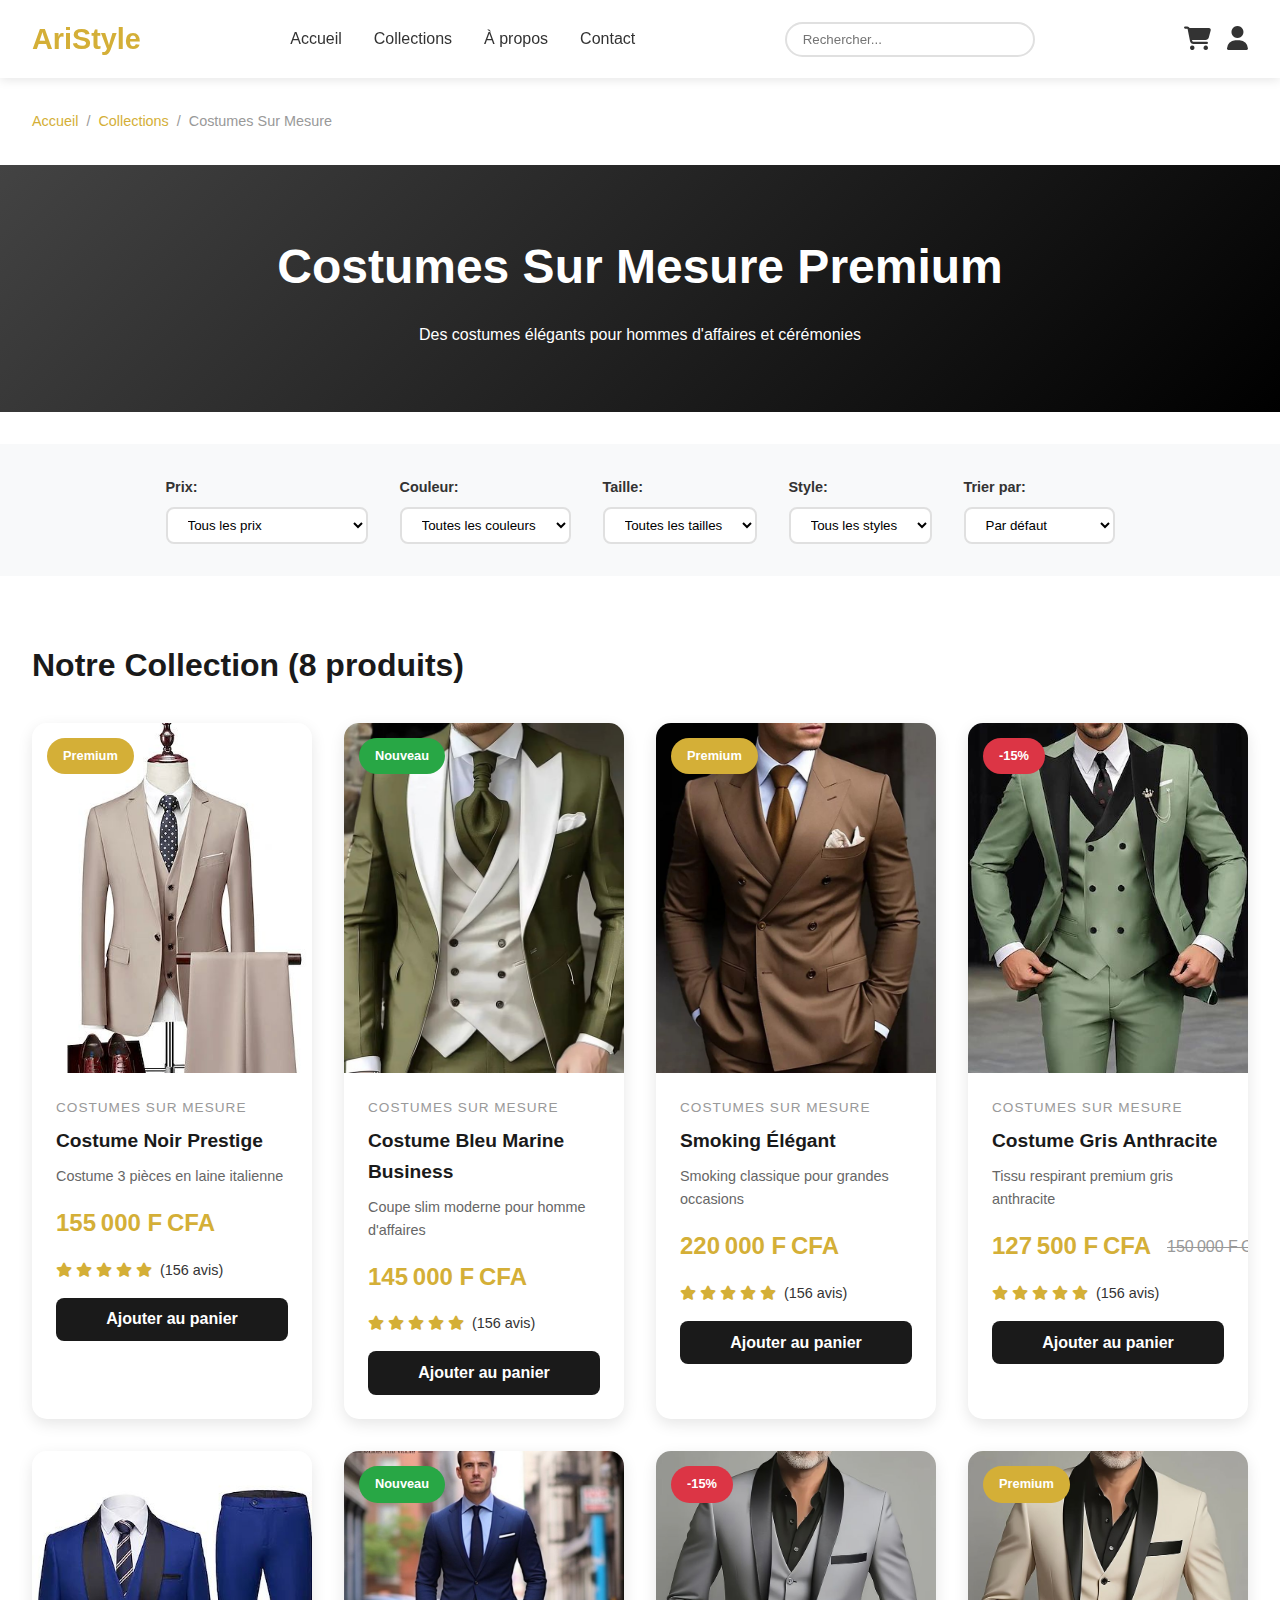
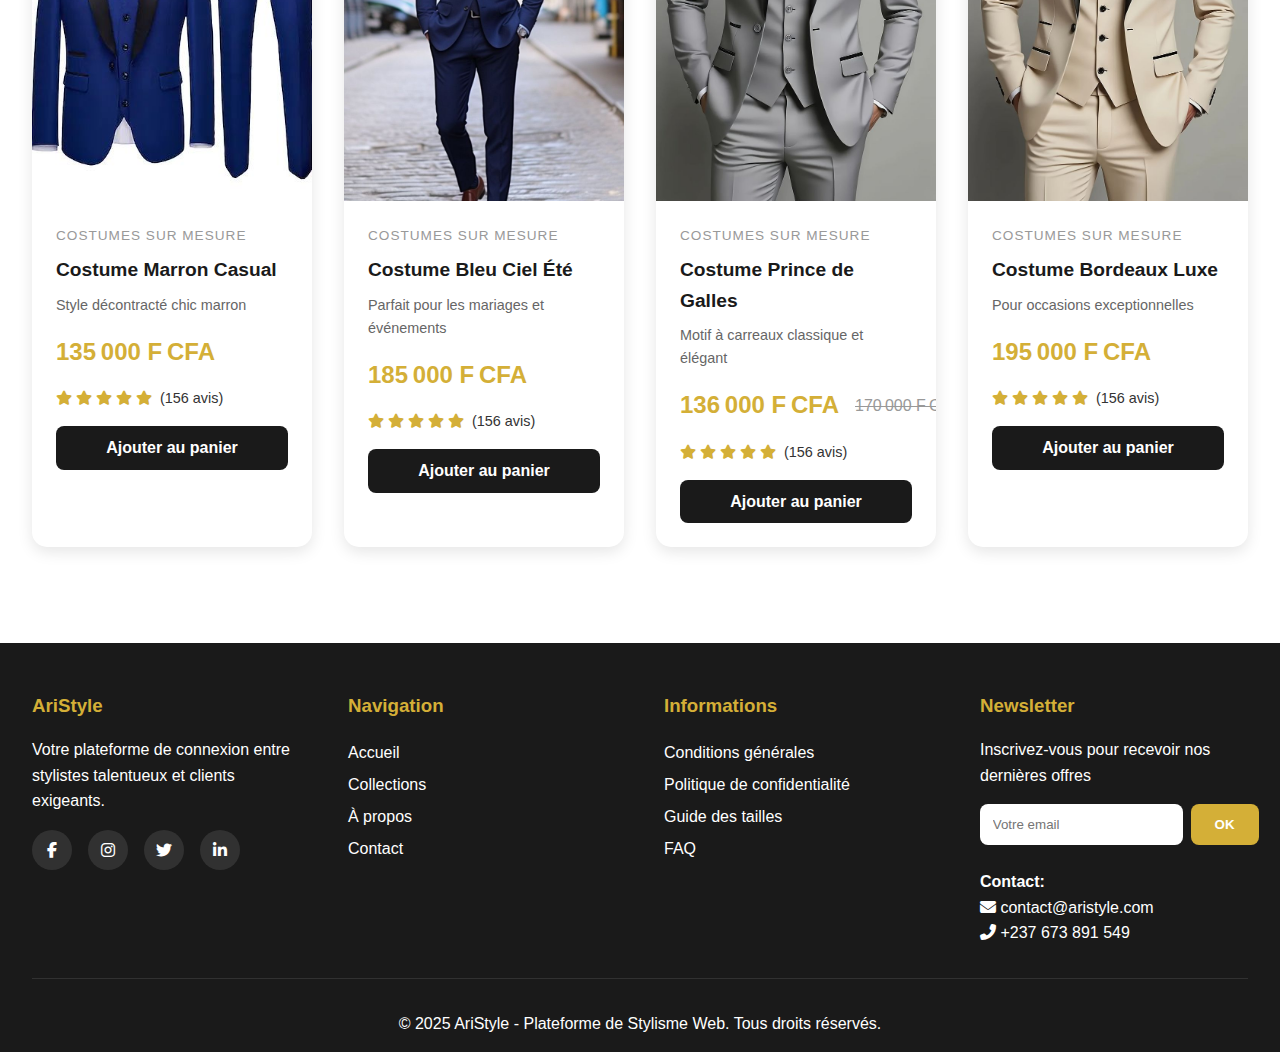
<file: collections/costume.html>
<!DOCTYPE html>
<html lang="fr">
<head>
  <meta charset="UTF-8">
  <meta name="viewport" content="width=device-width, initial-scale=1.0">
  <title>Costumes Sur Mesure - AriStyle</title>
  <link rel="stylesheet" href="https://cdnjs.cloudflare.com/ajax/libs/font-awesome/6.5.0/css/all.min.css">
  <style>
    * {
      margin: 0;
      padding: 0;
      box-sizing: border-box;
    }

    :root {
      --primary-color: #d4af37;
      --secondary-color: #1a1a1a;
      --text-color: #333;
      --bg-light: #f8f9fa;
      --border-color: #e0e0e0;
    }

    body {
      font-family: 'Segoe UI', Tahoma, Geneva, Verdana, sans-serif;
      line-height: 1.6;
      color: var(--text-color);
    }

    header {
      background: white;
      box-shadow: 0 2px 10px rgba(0, 0, 0, 0.1);
      position: sticky;
      top: 0;
      z-index: 1000;
    }

    nav {
      max-width: 1400px;
      margin: 0 auto;
      padding: 1rem 2rem;
      display: flex;
      justify-content: space-between;
      align-items: center;
      gap: 2rem;
    }

    .logo {
      font-size: 1.8rem;
      font-weight: bold;
      color: var(--primary-color);
      text-decoration: none;
    }

    .nav-links {
      display: flex;
      list-style: none;
      gap: 2rem;
    }

    .nav-links a {
      text-decoration: none;
      color: var(--text-color);
      font-weight: 500;
      transition: color 0.3s;
    }

    .nav-links a:hover {
      color: var(--primary-color);
    }

    .search-bar {
      padding: 0.5rem 1rem;
      border: 2px solid var(--border-color);
      border-radius: 25px;
      width: 250px;
    }

    .nav-icons {
      display: flex;
      gap: 1rem;
    }

    .icon-btn {
      background: none;
      border: none;
      font-size: 1.5rem;
      cursor: pointer;
      position: relative;
      color: var(--text-color);
    }

    .cart-badge {
      position: absolute;
      top: -8px;
      right: -8px;
      background: #dc3545;
      color: white;
      border-radius: 50%;
      padding: 2px 6px;
      font-size: 0.7rem;
    }

    .breadcrumb {
      max-width: 1400px;
      margin: 2rem auto;
      padding: 0 2rem;
      display: flex;
      gap: 0.5rem;
      align-items: center;
      font-size: 0.9rem;
    }

    .breadcrumb a {
      color: var(--primary-color);
      text-decoration: none;
    }

    .breadcrumb span {
      color: #999;
    }

    .category-hero {
      background: linear-gradient(135deg, #434343 0%, #000000 100%);
      color: white;
      padding: 4rem 2rem;
      text-align: center;
    }

    .category-hero h1 {
      font-size: 3rem;
      margin-bottom: 1rem;
    }

    .filter-section {
      background: var(--bg-light);
      padding: 2rem;
      margin: 2rem auto;
      max-width: 1400px;
    }

    .filter-container {
      display: flex;
      gap: 2rem;
      flex-wrap: wrap;
      justify-content: center;
    }

    .filter-group {
      display: flex;
      flex-direction: column;
      gap: 0.5rem;
    }

    .filter-group label {
      font-weight: 600;
      font-size: 0.9rem;
    }

    .filter-group select {
      padding: 0.5rem 1rem;
      border: 2px solid var(--border-color);
      border-radius: 8px;
      background: white;
      cursor: pointer;
    }

    .products-container {
      max-width: 1400px;
      margin: 0 auto;
      padding: 2rem;
    }

    .section-title {
      font-size: 2rem;
      color: var(--secondary-color);
      margin-bottom: 2rem;
    }

    .catalog-grid {
      display: grid;
      grid-template-columns: repeat(auto-fill, minmax(280px, 1fr));
      gap: 2rem;
    }

    .product-card {
      background: white;
      border-radius: 15px;
      overflow: hidden;
      box-shadow: 0 5px 15px rgba(0, 0, 0, 0.1);
      transition: transform 0.3s, box-shadow 0.3s;
      cursor: pointer;
    }

    .product-card:hover {
      transform: translateY(-10px);
      box-shadow: 0 15px 30px rgba(0, 0, 0, 0.2);
    }

    .product-image {
      position: relative;
      overflow: hidden;
      height: 350px;
    }

    .product-image img {
      width: 100%;
      height: 100%;
      object-fit: cover;
      transition: transform 0.5s;
    }

    .product-card:hover .product-image img {
      transform: scale(1.1);
    }

    .product-badge {
      position: absolute;
      top: 15px;
      left: 15px;
      padding: 0.5rem 1rem;
      border-radius: 25px;
      font-size: 0.8rem;
      font-weight: bold;
      z-index: 2;
    }

    .product-badge.new {
      background: #28a745;
      color: white;
    }

    .product-badge.promo {
      background: #dc3545;
      color: white;
    }

    .product-badge.premium {
      background: var(--primary-color);
      color: white;
    }

    .product-actions {
      position: absolute;
      top: 15px;
      right: 15px;
      display: flex;
      flex-direction: column;
      gap: 0.5rem;
      opacity: 0;
      transition: opacity 0.3s;
    }

    .product-card:hover .product-actions {
      opacity: 1;
    }

    .action-btn {
      width: 40px;
      height: 40px;
      background: white;
      border: none;
      border-radius: 50%;
      display: flex;
      align-items: center;
      justify-content: center;
      cursor: pointer;
      transition: all 0.3s;
      text-decoration: none;
      color: var(--text-color);
    }

    .action-btn:hover {
      background: var(--primary-color);
      color: white;
      transform: scale(1.1);
    }

    .product-info {
      padding: 1.5rem;
    }

    .product-category {
      color: #999;
      font-size: 0.85rem;
      text-transform: uppercase;
      letter-spacing: 1px;
      margin-bottom: 0.5rem;
    }

    .product-title {
      font-size: 1.2rem;
      margin-bottom: 0.5rem;
      color: var(--secondary-color);
    }

    .product-description {
      color: #666;
      font-size: 0.9rem;
      margin-bottom: 1rem;
    }

    .product-price {
      display: flex;
      align-items: center;
      gap: 1rem;
      margin-bottom: 1rem;
    }

    .current-price {
      font-size: 1.5rem;
      font-weight: bold;
      color: var(--primary-color);
    }

    .old-price {
      font-size: 1rem;
      color: #999;
      text-decoration: line-through;
    }

    .product-rating {
      display: flex;
      align-items: center;
      gap: 0.5rem;
      margin-bottom: 1rem;
      font-size: 0.9rem;
    }

    .stars {
      color: var(--primary-color);
    }

    .add-to-cart {
      width: 100%;
      padding: 0.8rem;
      background: var(--secondary-color);
      color: white;
      border: none;
      border-radius: 8px;
      font-size: 1rem;
      font-weight: 600;
      cursor: pointer;
      transition: all 0.3s;
    }

    .add-to-cart:hover {
      background: var(--primary-color);
      transform: translateY(-2px);
    }

    footer {
      background: var(--secondary-color);
      color: white;
      padding: 3rem 2rem 1rem;
      margin-top: 4rem;
    }

    .footer-content {
      max-width: 1400px;
      margin: 0 auto;
      display: grid;
      grid-template-columns: repeat(auto-fit, minmax(250px, 1fr));
      gap: 3rem;
      margin-bottom: 2rem;
    }

    .footer-section h3 {
      color: var(--primary-color);
      margin-bottom: 1rem;
    }

    .footer-links {
      list-style: none;
    }

    .footer-links a {
      color: white;
      text-decoration: none;
      line-height: 2;
      transition: color 0.3s;
    }

    .footer-links a:hover {
      color: var(--primary-color);
    }

    .social-links {
      display: flex;
      gap: 1rem;
      margin-top: 1rem;
    }

    .social-icon {
      width: 40px;
      height: 40px;
      background: rgba(255, 255, 255, 0.1);
      border-radius: 50%;
      display: flex;
      align-items: center;
      justify-content: center;
      color: white;
      text-decoration: none;
      transition: all 0.3s;
    }

    .social-icon:hover {
      background: var(--primary-color);
      transform: translateY(-3px);
    }

    .newsletter-form {
      display: flex;
      gap: 0.5rem;
      margin-top: 1rem;
    }

    .newsletter-form input {
      flex: 1;
      padding: 0.8rem;
      border: none;
      border-radius: 8px;
    }

    .newsletter-form button {
      padding: 0.8rem 1.5rem;
      background: var(--primary-color);
      color: white;
      border: none;
      border-radius: 8px;
      cursor: pointer;
      font-weight: bold;
    }

    .footer-bottom {
      text-align: center;
      padding-top: 2rem;
      border-top: 1px solid rgba(255, 255, 255, 0.1);
    }

    @media (max-width: 768px) {
      .nav-links {
        display: none;
      }

      .catalog-grid {
        grid-template-columns: repeat(auto-fill, minmax(200px, 1fr));
      }

      .category-hero h1 {
        font-size: 2rem;
      }
    }
  </style>
</head>

<body>
  <header>
    <nav>
      <a href="../index.html" class="logo">AriStyle</a>
      <ul class="nav-links">
        <li><a href="../index.html">Accueil</a></li>
        <li><a href="../collections.html">Collections</a></li>
        <li><a href="../apropos.html">À propos</a></li>
        <li><a href="../contact.html">Contact</a></li>
      </ul>
      <input type="search" class="search-bar" placeholder="Rechercher...">
      <div class="nav-icons">
        <button class="icon-btn" onclick="window.location.href='../panier.html'">
          <i class="fas fa-shopping-cart"></i>
          <span class="cart-badge" id="cart-count">0</span>
        </button>
        <button class="icon-btn" onclick="window.location.href='../connexion.html'">
          <i class="fas fa-user"></i>
        </button>
      </div>
    </nav>
  </header>

  <div class="breadcrumb">
    <a href="../index.html">Accueil</a>
    <span>/</span>
    <a href="../collections.html">Collections</a>
    <span>/</span>
    <span>Costumes Sur Mesure</span>
  </div>

  <section class="category-hero">
    <div>
      <h1>Costumes Sur Mesure Premium</h1>
      <p>Des costumes élégants pour hommes d'affaires et cérémonies</p>
    </div>
  </section>

  <section class="filter-section">
    <div class="filter-container">
      <div class="filter-group">
        <label>Prix:</label>
        <select id="filter-price">
          <option value="all">Tous les prix</option>
          <option value="0-80000">Moins de 80 000 FCFA</option>
          <option value="80000-120000">80 000 - 120 000 FCFA</option>
          <option value="120000-200000">120 000 - 200 000 FCFA</option>
          <option value="200000-999999">Plus de 200 000 FCFA</option>
        </select>
      </div>

      <div class="filter-group">
        <label>Couleur:</label>
        <select id="filter-color">
          <option value="all">Toutes les couleurs</option>
          <option value="Noir">Noir</option>
          <option value="Bleu Marine">Bleu Marine</option>
          <option value="Gris">Gris</option>
          <option value="Marron">Marron</option>
        </select>
      </div>

      <div class="filter-group">
        <label>Taille:</label>
        <select id="filter-size">
          <option value="all">Toutes les tailles</option>
          <option value="S">S (46-48)</option>
          <option value="M">M (50-52)</option>
          <option value="L">L (54-56)</option>
          <option value="XL">XL (58-60)</option>
        </select>
      </div>

      <div class="filter-group">
        <label>Style:</label>
        <select id="filter-style">
          <option value="all">Tous les styles</option>
          <option value="Business">Business</option>
          <option value="Smoking">Smoking</option>
          <option value="Décontracté">Décontracté</option>
          <option value="Cérémonie">Cérémonie</option>
        </select>
      </div>

      <div class="filter-group">
        <label>Trier par:</label>
        <select id="sort-products">
          <option value="default">Par défaut</option>
          <option value="price-asc">Prix croissant</option>
          <option value="price-desc">Prix décroissant</option>
          <option value="name">Nom A-Z</option>
        </select>
      </div>
    </div>
  </section>

  <section class="products-container">
    <h2 class="section-title">Notre Collection (<span id="product-count">8</span> produits)</h2>
    <div class="catalog-grid" id="products-grid">
      <!-- Les produits seront chargés par JavaScript -->
    </div>
  </section>

  <footer>
    <div class="footer-content">
      <div class="footer-section">
        <h3>AriStyle</h3>
        <p>Votre plateforme de connexion entre stylistes talentueux et clients exigeants.</p>
        <div class="social-links">
          <a href="#" class="social-icon"><i class="fab fa-facebook-f"></i></a>
          <a href="#" class="social-icon"><i class="fab fa-instagram"></i></a>
          <a href="#" class="social-icon"><i class="fab fa-twitter"></i></a>
          <a href="#" class="social-icon"><i class="fab fa-linkedin-in"></i></a>
        </div>
      </div>

      <div class="footer-section">
        <h3>Navigation</h3>
        <ul class="footer-links">
          <li><a href="../index.html">Accueil</a></li>
          <li><a href="../collections.html">Collections</a></li>
          <li><a href="../apropos.html">À propos</a></li>
          <li><a href="../contact.html">Contact</a></li>
        </ul>
      </div>

      <div class="footer-section">
        <h3>Informations</h3>
        <ul class="footer-links">
          <li><a href="#">Conditions générales</a></li>
          <li><a href="#">Politique de confidentialité</a></li>
          <li><a href="#">Guide des tailles</a></li>
          <li><a href="#">FAQ</a></li>
        </ul>
      </div>

      <div class="footer-section">
        <h3>Newsletter</h3>
        <p>Inscrivez-vous pour recevoir nos dernières offres</p>
        <form class="newsletter-form">
          <input type="email" placeholder="Votre email" required>
          <button type="submit">OK</button>
        </form>
        <div style="margin-top: 1.5rem;">
          <p><strong>Contact:</strong></p>
          <p><i class="fas fa-envelope"></i> contact@aristyle.com</p>
          <p><i class="fas fa-phone-alt"></i> +237 673 891 549</p>
        </div>
      </div>
    </div>
    <div class="footer-bottom">
      <p>&copy; 2025 AriStyle - Plateforme de Stylisme Web. Tous droits réservés.</p>
    </div>
  </footer>

  <script src="../assets/js/cart.js"></script>
  <script>
    // Données des produits costumes
    const produitsCostumes = [
      {
        id: 4,
        name: "Costume Noir Prestige",
        price: 155000,
        image: "../assets/images/costume1.jfif",
        category: "Costumes Sur Mesure",
        description: "Costume 3 pièces en laine italienne",
        badge: "premium"
      },
      {
        id: 5,
        name: "Costume Bleu Marine Business",
        price: 145000,
        image: "../assets/images/costume2.jfif",
        category: "Costumes Sur Mesure",
        description: "Coupe slim moderne pour homme d'affaires",
        badge: "new"
      },
      {
        id: 13,
        name: "Smoking Élégant",
        price: 220000,
        image: "../assets/images/costume3.jfif",
        category: "Costumes Sur Mesure",
        description: "Smoking classique pour grandes occasions",
        badge: "premium"
      },
      {
        id: 14,
        name: "Costume Gris Anthracite",
        price: 127500,
        image: "../assets/images/costume4.jfif",
        category: "Costumes Sur Mesure",
        description: "Tissu respirant premium gris anthracite",
        badge: "promo",
        oldPrice: 150000
      },
      {
        id: 15,
        name: "Costume Marron Casual",
        price: 135000,
        image: "../assets/images/costume5.jfif",
        category: "Costumes Sur Mesure",
        description: "Style décontracté chic marron"
      },
      {
        id: 16,
        name: "Costume Bleu Ciel Été",
        price: 185000,
        image: "../assets/images/costume6.jfif",
        category: "Costumes Sur Mesure",
        description: "Parfait pour les mariages et événements",
        badge: "new"
      },
      {
        id: 17,
        name: "Costume Prince de Galles",
        price: 136000,
        image: "../assets/images/costume7.jfif",
        category: "Costumes Sur Mesure",
        description: "Motif à carreaux classique et élégant",
        badge: "promo",
        oldPrice: 170000
      },
      {
        id: 18,
        name: "Costume Bordeaux Luxe",
        price: 195000,
        image: "../assets/images/costume8.jfif",
        category: "Costumes Sur Mesure",
        description: "Pour occasions exceptionnelles",
        badge: "premium"
      }
    ];

    // Fonction pour afficher les produits
    function afficherProduits(produitsAAfficher = produitsCostumes) {
      const productsGrid = document.getElementById('products-grid');
      const productCount = document.getElementById('product-count');

      productsGrid.innerHTML = '';
      productCount.textContent = produitsAAfficher.length;

      produitsAAfficher.forEach(produit => {
        const productCard = document.createElement('div');
        productCard.className = 'product-card';

        let badgeText = '';
        if (produit.badge === 'premium') badgeText = 'Premium';
        if (produit.badge === 'new') badgeText = 'Nouveau';
        if (produit.badge === 'promo') badgeText = '-15%';

        productCard.innerHTML = `
          <div class="product-image">
            <img src="${produit.image}" alt="${produit.name}" onerror="this.src='[data-uri]'">
            ${produit.badge ? `<span class="product-badge ${produit.badge}">${badgeText}</span>` : ''}
            <div class="product-actions">
              <a href="#" class="action-btn"><i class="fa-regular fa-heart"></i></a>
              <a href="#" class="action-btn"><i class="fa-regular fa-eye"></i></a>
            </div>
          </div>
          <div class="product-info">
            <div class="product-category">${produit.category}</div>
            <h3 class="product-title">${produit.name}</h3>
            <p class="product-description">${produit.description}</p>
            <div class="product-price">
              <span class="current-price">${formatPrice(produit.price)}</span>
              ${produit.oldPrice ? `<span class="old-price">${formatPrice(produit.oldPrice)}</span>` : ''}
            </div>
            <div class="product-rating">
              <span class="stars">
                <i class="fa-solid fa-star"></i>
                <i class="fa-solid fa-star"></i>
                <i class="fa-solid fa-star"></i>
                <i class="fa-solid fa-star"></i>
                <i class="fa-solid fa-star"></i>
              </span>
              <span>(156 avis)</span>
            </div>
            <button class="add-to-cart" onclick="ajouterProduitCostume(${produit.id})">Ajouter au panier</button>
          </div>
        `;

        productsGrid.appendChild(productCard);
      });
    }

    // Fonction pour ajouter un produit au panier
    function ajouterProduitCostume(productId) {
      const produit = produitsCostumes.find(p => p.id === productId);
      if (produit) {
        ajouterAuPanier(produit);
      }
    }

    // Filtrage des produits
    function filtrerEtTrierProduits() {
      const prixFilter = document.getElementById('filter-price').value;
      const couleurFilter = document.getElementById('filter-color').value;
      const tailleFilter = document.getElementById('filter-size').value;
      const styleFilter = document.getElementById('filter-style').value;
      const sortOption = document.getElementById('sort-products').value;

      let produitsFiltres = [...produitsCostumes];

      // Filtrage par prix
      if (prixFilter !== 'all') {
        const [min, max] = prixFilter.split('-').map(Number);
        produitsFiltres = produitsFiltres.filter(p => p.price >= min && p.price <= max);
      }

      // Tri
      switch (sortOption) {
        case 'price-asc':
          produitsFiltres.sort((a, b) => a.price - b.price);
          break;
        case 'price-desc':
          produitsFiltres.sort((a, b) => b.price - a.price);
          break;
        case 'name':
          produitsFiltres.sort((a, b) => a.name.localeCompare(b.name));
          break;
      }

      afficherProduits(produitsFiltres);
    }
    // Gestion spécifique de l'icône panier pour cette page
document.addEventListener('DOMContentLoaded', function() {
    // Mettre à jour le compteur
    updateCartCount();
    
    // Gestion spécifique de l'icône panier
    const cartIconBtn = document.getElementById('cart-icon-btn');
    if (cartIconBtn) {
        cartIconBtn.addEventListener('click', function(e) {
            e.preventDefault();
            window.location.href = '../panier.html';
        });
    }
    
    // Gestion des autres icônes panier
    document.querySelectorAll('.icon-btn').forEach(btn => {
        const hasCartIcon = btn.querySelector('.fa-shopping-cart, .bi-cart-fill');
        if (hasCartIcon && !btn.id) {
            btn.addEventListener('click', function(e) {
                e.preventDefault();
                window.location.href = '../panier.html';
            });
        }
    });
});

    // Initialisation
    document.addEventListener('DOMContentLoaded', function() {
      afficherProduits();

      // Écouteurs pour les filtres
      document.getElementById('filter-price').addEventListener('change', filtrerEtTrierProduits);
      document.getElementById('filter-color').addEventListener('change', filtrerEtTrierProduits);
      document.getElementById('filter-size').addEventListener('change', filtrerEtTrierProduits);
      document.getElementById('filter-style').addEventListener('change', filtrerEtTrierProduits);
      document.getElementById('sort-products').addEventListener('change', filtrerEtTrierProduits);
    });
  </script>
</body>
</html>
</file>
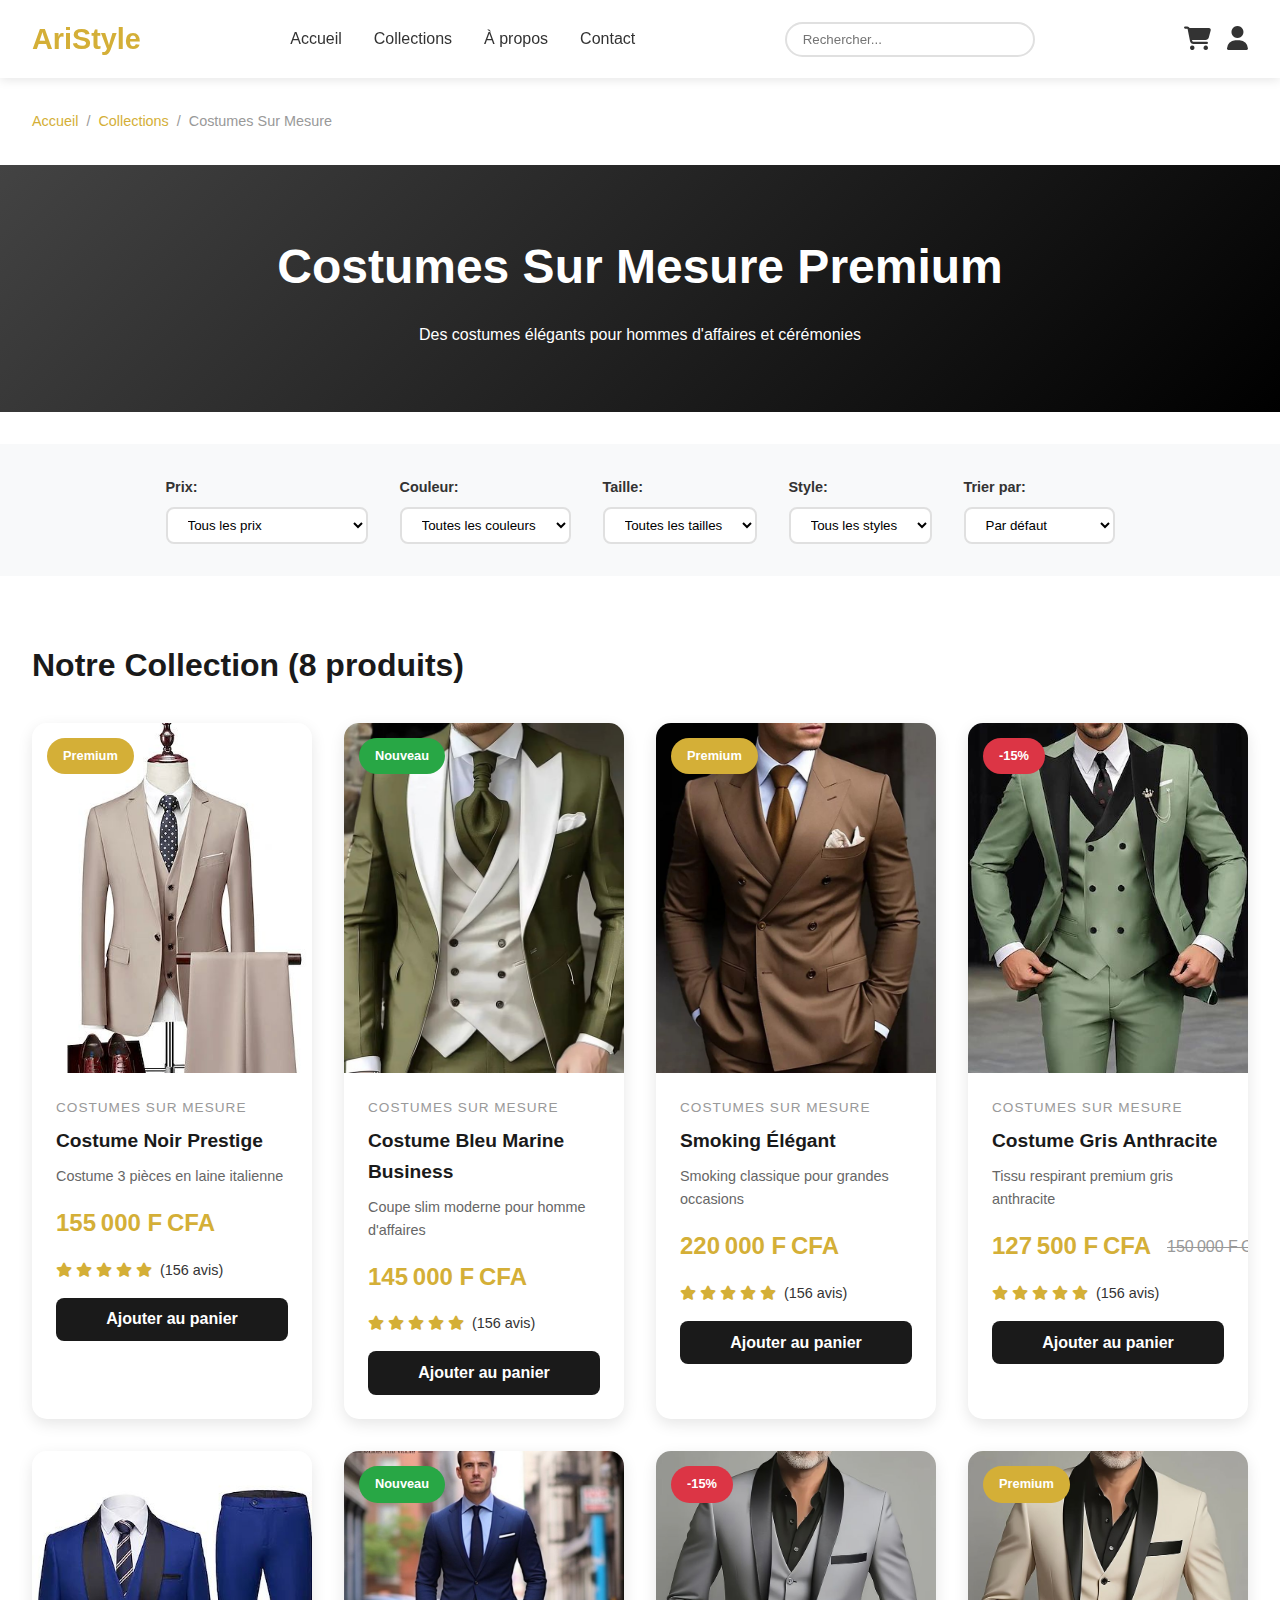
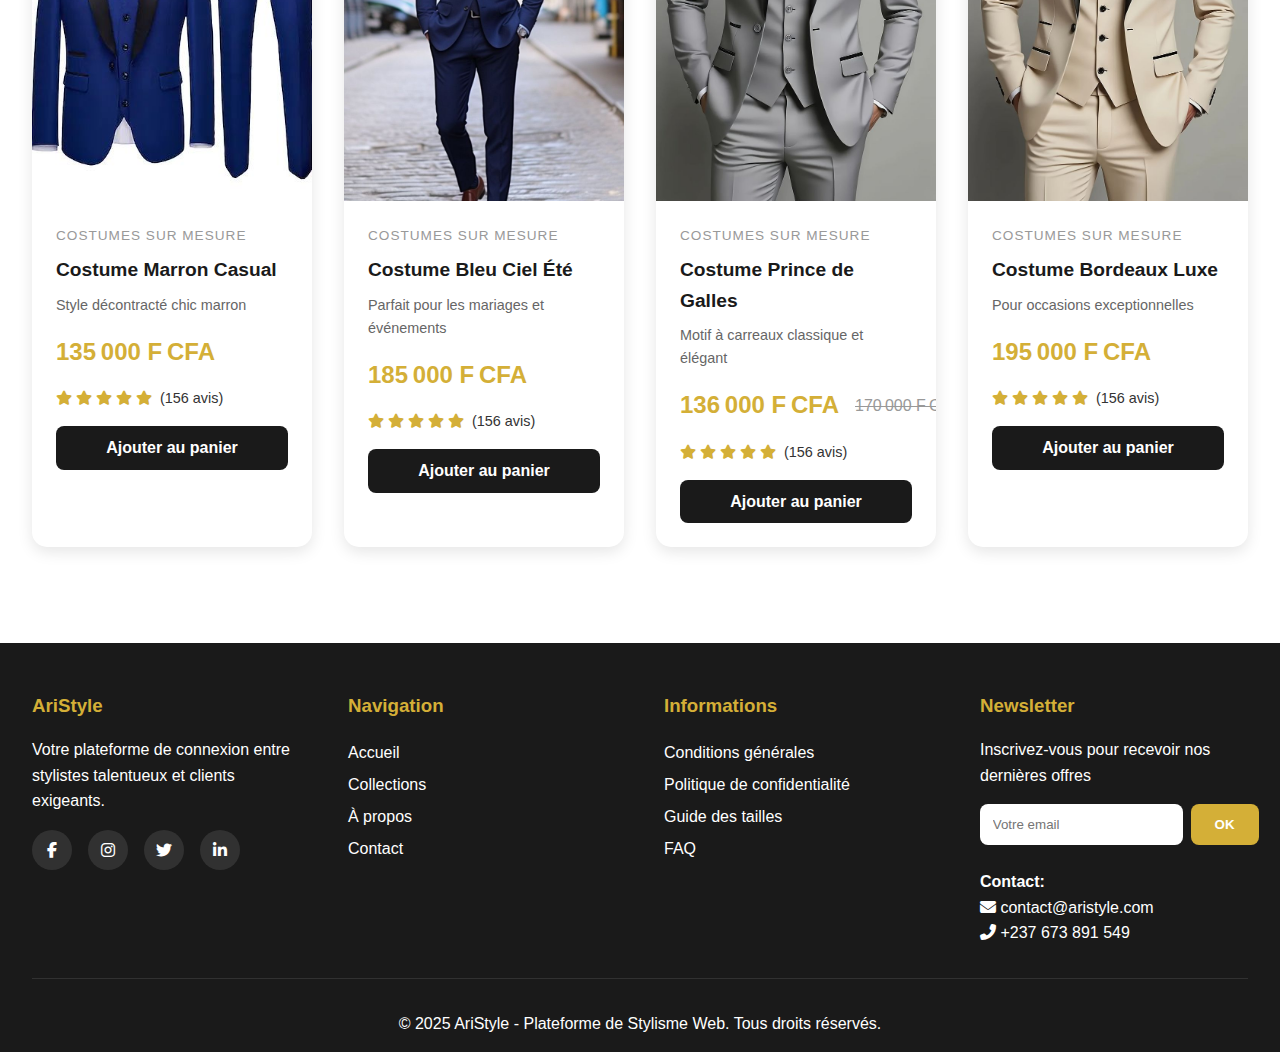
<file: collections/Costume.html>
<!DOCTYPE html>
<html lang="fr">
<head>
  <meta charset="UTF-8">
  <meta name="viewport" content="width=device-width, initial-scale=1.0">
  <title>Costumes Sur Mesure - AriStyle</title>
  <link rel="stylesheet" href="https://cdnjs.cloudflare.com/ajax/libs/font-awesome/6.5.0/css/all.min.css">
  <style>
    * {
      margin: 0;
      padding: 0;
      box-sizing: border-box;
    }

    :root {
      --primary-color: #d4af37;
      --secondary-color: #1a1a1a;
      --text-color: #333;
      --bg-light: #f8f9fa;
      --border-color: #e0e0e0;
    }

    body {
      font-family: 'Segoe UI', Tahoma, Geneva, Verdana, sans-serif;
      line-height: 1.6;
      color: var(--text-color);
    }

    header {
      background: white;
      box-shadow: 0 2px 10px rgba(0, 0, 0, 0.1);
      position: sticky;
      top: 0;
      z-index: 1000;
    }

    nav {
      max-width: 1400px;
      margin: 0 auto;
      padding: 1rem 2rem;
      display: flex;
      justify-content: space-between;
      align-items: center;
      gap: 2rem;
    }

    .logo {
      font-size: 1.8rem;
      font-weight: bold;
      color: var(--primary-color);
      text-decoration: none;
    }

    .nav-links {
      display: flex;
      list-style: none;
      gap: 2rem;
    }

    .nav-links a {
      text-decoration: none;
      color: var(--text-color);
      font-weight: 500;
      transition: color 0.3s;
    }

    .nav-links a:hover {
      color: var(--primary-color);
    }

    .search-bar {
      padding: 0.5rem 1rem;
      border: 2px solid var(--border-color);
      border-radius: 25px;
      width: 250px;
    }

    .nav-icons {
      display: flex;
      gap: 1rem;
    }

    .icon-btn {
      background: none;
      border: none;
      font-size: 1.5rem;
      cursor: pointer;
      position: relative;
      color: var(--text-color);
    }

    .cart-badge {
      position: absolute;
      top: -8px;
      right: -8px;
      background: #dc3545;
      color: white;
      border-radius: 50%;
      padding: 2px 6px;
      font-size: 0.7rem;
    }

    .breadcrumb {
      max-width: 1400px;
      margin: 2rem auto;
      padding: 0 2rem;
      display: flex;
      gap: 0.5rem;
      align-items: center;
      font-size: 0.9rem;
    }

    .breadcrumb a {
      color: var(--primary-color);
      text-decoration: none;
    }

    .breadcrumb span {
      color: #999;
    }

    .category-hero {
      background: linear-gradient(135deg, #434343 0%, #000000 100%);
      color: white;
      padding: 4rem 2rem;
      text-align: center;
    }

    .category-hero h1 {
      font-size: 3rem;
      margin-bottom: 1rem;
    }

    .filter-section {
      background: var(--bg-light);
      padding: 2rem;
      margin: 2rem auto;
      max-width: 1400px;
    }

    .filter-container {
      display: flex;
      gap: 2rem;
      flex-wrap: wrap;
      justify-content: center;
    }

    .filter-group {
      display: flex;
      flex-direction: column;
      gap: 0.5rem;
    }

    .filter-group label {
      font-weight: 600;
      font-size: 0.9rem;
    }

    .filter-group select {
      padding: 0.5rem 1rem;
      border: 2px solid var(--border-color);
      border-radius: 8px;
      background: white;
      cursor: pointer;
    }

    .products-container {
      max-width: 1400px;
      margin: 0 auto;
      padding: 2rem;
    }

    .section-title {
      font-size: 2rem;
      color: var(--secondary-color);
      margin-bottom: 2rem;
    }

    .catalog-grid {
      display: grid;
      grid-template-columns: repeat(auto-fill, minmax(280px, 1fr));
      gap: 2rem;
    }

    .product-card {
      background: white;
      border-radius: 15px;
      overflow: hidden;
      box-shadow: 0 5px 15px rgba(0, 0, 0, 0.1);
      transition: transform 0.3s, box-shadow 0.3s;
      cursor: pointer;
    }

    .product-card:hover {
      transform: translateY(-10px);
      box-shadow: 0 15px 30px rgba(0, 0, 0, 0.2);
    }

    .product-image {
      position: relative;
      overflow: hidden;
      height: 350px;
    }

    .product-image img {
      width: 100%;
      height: 100%;
      object-fit: cover;
      transition: transform 0.5s;
    }

    .product-card:hover .product-image img {
      transform: scale(1.1);
    }

    .product-badge {
      position: absolute;
      top: 15px;
      left: 15px;
      padding: 0.5rem 1rem;
      border-radius: 25px;
      font-size: 0.8rem;
      font-weight: bold;
      z-index: 2;
    }

    .product-badge.new {
      background: #28a745;
      color: white;
    }

    .product-badge.promo {
      background: #dc3545;
      color: white;
    }

    .product-badge.premium {
      background: var(--primary-color);
      color: white;
    }

    .product-actions {
      position: absolute;
      top: 15px;
      right: 15px;
      display: flex;
      flex-direction: column;
      gap: 0.5rem;
      opacity: 0;
      transition: opacity 0.3s;
    }

    .product-card:hover .product-actions {
      opacity: 1;
    }

    .action-btn {
      width: 40px;
      height: 40px;
      background: white;
      border: none;
      border-radius: 50%;
      display: flex;
      align-items: center;
      justify-content: center;
      cursor: pointer;
      transition: all 0.3s;
      text-decoration: none;
      color: var(--text-color);
    }

    .action-btn:hover {
      background: var(--primary-color);
      color: white;
      transform: scale(1.1);
    }

    .product-info {
      padding: 1.5rem;
    }

    .product-category {
      color: #999;
      font-size: 0.85rem;
      text-transform: uppercase;
      letter-spacing: 1px;
      margin-bottom: 0.5rem;
    }

    .product-title {
      font-size: 1.2rem;
      margin-bottom: 0.5rem;
      color: var(--secondary-color);
    }

    .product-description {
      color: #666;
      font-size: 0.9rem;
      margin-bottom: 1rem;
    }

    .product-price {
      display: flex;
      align-items: center;
      gap: 1rem;
      margin-bottom: 1rem;
    }

    .current-price {
      font-size: 1.5rem;
      font-weight: bold;
      color: var(--primary-color);
    }

    .old-price {
      font-size: 1rem;
      color: #999;
      text-decoration: line-through;
    }

    .product-rating {
      display: flex;
      align-items: center;
      gap: 0.5rem;
      margin-bottom: 1rem;
      font-size: 0.9rem;
    }

    .stars {
      color: var(--primary-color);
    }

    .add-to-cart {
      width: 100%;
      padding: 0.8rem;
      background: var(--secondary-color);
      color: white;
      border: none;
      border-radius: 8px;
      font-size: 1rem;
      font-weight: 600;
      cursor: pointer;
      transition: all 0.3s;
    }

    .add-to-cart:hover {
      background: var(--primary-color);
      transform: translateY(-2px);
    }

    footer {
      background: var(--secondary-color);
      color: white;
      padding: 3rem 2rem 1rem;
      margin-top: 4rem;
    }

    .footer-content {
      max-width: 1400px;
      margin: 0 auto;
      display: grid;
      grid-template-columns: repeat(auto-fit, minmax(250px, 1fr));
      gap: 3rem;
      margin-bottom: 2rem;
    }

    .footer-section h3 {
      color: var(--primary-color);
      margin-bottom: 1rem;
    }

    .footer-links {
      list-style: none;
    }

    .footer-links a {
      color: white;
      text-decoration: none;
      line-height: 2;
      transition: color 0.3s;
    }

    .footer-links a:hover {
      color: var(--primary-color);
    }

    .social-links {
      display: flex;
      gap: 1rem;
      margin-top: 1rem;
    }

    .social-icon {
      width: 40px;
      height: 40px;
      background: rgba(255, 255, 255, 0.1);
      border-radius: 50%;
      display: flex;
      align-items: center;
      justify-content: center;
      color: white;
      text-decoration: none;
      transition: all 0.3s;
    }

    .social-icon:hover {
      background: var(--primary-color);
      transform: translateY(-3px);
    }

    .newsletter-form {
      display: flex;
      gap: 0.5rem;
      margin-top: 1rem;
    }

    .newsletter-form input {
      flex: 1;
      padding: 0.8rem;
      border: none;
      border-radius: 8px;
    }

    .newsletter-form button {
      padding: 0.8rem 1.5rem;
      background: var(--primary-color);
      color: white;
      border: none;
      border-radius: 8px;
      cursor: pointer;
      font-weight: bold;
    }

    .footer-bottom {
      text-align: center;
      padding-top: 2rem;
      border-top: 1px solid rgba(255, 255, 255, 0.1);
    }

    @media (max-width: 768px) {
      .nav-links {
        display: none;
      }

      .catalog-grid {
        grid-template-columns: repeat(auto-fill, minmax(200px, 1fr));
      }

      .category-hero h1 {
        font-size: 2rem;
      }
    }
  </style>
</head>

<body>
  <header>
    <nav>
      <a href="../index.html" class="logo">AriStyle</a>
      <ul class="nav-links">
        <li><a href="../index.html">Accueil</a></li>
        <li><a href="../collections.html">Collections</a></li>
        <li><a href="../apropos.html">À propos</a></li>
        <li><a href="../contact.html">Contact</a></li>
      </ul>
      <input type="search" class="search-bar" placeholder="Rechercher...">
      <div class="nav-icons">
        <button class="icon-btn" onclick="window.location.href='../panier.html'">
          <i class="fas fa-shopping-cart"></i>
          <span class="cart-badge" id="cart-count">0</span>
        </button>
        <button class="icon-btn" onclick="window.location.href='../connexion.html'">
          <i class="fas fa-user"></i>
        </button>
      </div>
    </nav>
  </header>

  <div class="breadcrumb">
    <a href="../index.html">Accueil</a>
    <span>/</span>
    <a href="../collections.html">Collections</a>
    <span>/</span>
    <span>Costumes Sur Mesure</span>
  </div>

  <section class="category-hero">
    <div>
      <h1>Costumes Sur Mesure Premium</h1>
      <p>Des costumes élégants pour hommes d'affaires et cérémonies</p>
    </div>
  </section>

  <section class="filter-section">
    <div class="filter-container">
      <div class="filter-group">
        <label>Prix:</label>
        <select id="filter-price">
          <option value="all">Tous les prix</option>
          <option value="0-80000">Moins de 80 000 FCFA</option>
          <option value="80000-120000">80 000 - 120 000 FCFA</option>
          <option value="120000-200000">120 000 - 200 000 FCFA</option>
          <option value="200000-999999">Plus de 200 000 FCFA</option>
        </select>
      </div>

      <div class="filter-group">
        <label>Couleur:</label>
        <select id="filter-color">
          <option value="all">Toutes les couleurs</option>
          <option value="Noir">Noir</option>
          <option value="Bleu Marine">Bleu Marine</option>
          <option value="Gris">Gris</option>
          <option value="Marron">Marron</option>
        </select>
      </div>

      <div class="filter-group">
        <label>Taille:</label>
        <select id="filter-size">
          <option value="all">Toutes les tailles</option>
          <option value="S">S (46-48)</option>
          <option value="M">M (50-52)</option>
          <option value="L">L (54-56)</option>
          <option value="XL">XL (58-60)</option>
        </select>
      </div>

      <div class="filter-group">
        <label>Style:</label>
        <select id="filter-style">
          <option value="all">Tous les styles</option>
          <option value="Business">Business</option>
          <option value="Smoking">Smoking</option>
          <option value="Décontracté">Décontracté</option>
          <option value="Cérémonie">Cérémonie</option>
        </select>
      </div>

      <div class="filter-group">
        <label>Trier par:</label>
        <select id="sort-products">
          <option value="default">Par défaut</option>
          <option value="price-asc">Prix croissant</option>
          <option value="price-desc">Prix décroissant</option>
          <option value="name">Nom A-Z</option>
        </select>
      </div>
    </div>
  </section>

  <section class="products-container">
    <h2 class="section-title">Notre Collection (<span id="product-count">8</span> produits)</h2>
    <div class="catalog-grid" id="products-grid">
      <!-- Les produits seront chargés par JavaScript -->
    </div>
  </section>

  <footer>
    <div class="footer-content">
      <div class="footer-section">
        <h3>AriStyle</h3>
        <p>Votre plateforme de connexion entre stylistes talentueux et clients exigeants.</p>
        <div class="social-links">
          <a href="#" class="social-icon"><i class="fab fa-facebook-f"></i></a>
          <a href="#" class="social-icon"><i class="fab fa-instagram"></i></a>
          <a href="#" class="social-icon"><i class="fab fa-twitter"></i></a>
          <a href="#" class="social-icon"><i class="fab fa-linkedin-in"></i></a>
        </div>
      </div>

      <div class="footer-section">
        <h3>Navigation</h3>
        <ul class="footer-links">
          <li><a href="../index.html">Accueil</a></li>
          <li><a href="../collections.html">Collections</a></li>
          <li><a href="../apropos.html">À propos</a></li>
          <li><a href="../contact.html">Contact</a></li>
        </ul>
      </div>

      <div class="footer-section">
        <h3>Informations</h3>
        <ul class="footer-links">
          <li><a href="#">Conditions générales</a></li>
          <li><a href="#">Politique de confidentialité</a></li>
          <li><a href="#">Guide des tailles</a></li>
          <li><a href="#">FAQ</a></li>
        </ul>
      </div>

      <div class="footer-section">
        <h3>Newsletter</h3>
        <p>Inscrivez-vous pour recevoir nos dernières offres</p>
        <form class="newsletter-form">
          <input type="email" placeholder="Votre email" required>
          <button type="submit">OK</button>
        </form>
        <div style="margin-top: 1.5rem;">
          <p><strong>Contact:</strong></p>
          <p><i class="fas fa-envelope"></i> contact@aristyle.com</p>
          <p><i class="fas fa-phone-alt"></i> +237 673 891 549</p>
        </div>
      </div>
    </div>
    <div class="footer-bottom">
      <p>&copy; 2025 AriStyle - Plateforme de Stylisme Web. Tous droits réservés.</p>
    </div>
  </footer>

  <script src="../assets/js/cart.js"></script>
  <script>
    // Données des produits costumes
    const produitsCostumes = [
      {
        id: 4,
        name: "Costume Noir Prestige",
        price: 155000,
        image: "../assets/images/costume1.jfif",
        category: "Costumes Sur Mesure",
        description: "Costume 3 pièces en laine italienne",
        badge: "premium"
      },
      {
        id: 5,
        name: "Costume Bleu Marine Business",
        price: 145000,
        image: "../assets/images/costume2.jfif",
        category: "Costumes Sur Mesure",
        description: "Coupe slim moderne pour homme d'affaires",
        badge: "new"
      },
      {
        id: 13,
        name: "Smoking Élégant",
        price: 220000,
        image: "../assets/images/costume3.jfif",
        category: "Costumes Sur Mesure",
        description: "Smoking classique pour grandes occasions",
        badge: "premium"
      },
      {
        id: 14,
        name: "Costume Gris Anthracite",
        price: 127500,
        image: "../assets/images/costume4.jfif",
        category: "Costumes Sur Mesure",
        description: "Tissu respirant premium gris anthracite",
        badge: "promo",
        oldPrice: 150000
      },
      {
        id: 15,
        name: "Costume Marron Casual",
        price: 135000,
        image: "../assets/images/costume5.jfif",
        category: "Costumes Sur Mesure",
        description: "Style décontracté chic marron"
      },
      {
        id: 16,
        name: "Costume Bleu Ciel Été",
        price: 185000,
        image: "../assets/images/costume6.jfif",
        category: "Costumes Sur Mesure",
        description: "Parfait pour les mariages et événements",
        badge: "new"
      },
      {
        id: 17,
        name: "Costume Prince de Galles",
        price: 136000,
        image: "../assets/images/costume7.jfif",
        category: "Costumes Sur Mesure",
        description: "Motif à carreaux classique et élégant",
        badge: "promo",
        oldPrice: 170000
      },
      {
        id: 18,
        name: "Costume Bordeaux Luxe",
        price: 195000,
        image: "../assets/images/costume8.jfif",
        category: "Costumes Sur Mesure",
        description: "Pour occasions exceptionnelles",
        badge: "premium"
      }
    ];

    // Fonction pour afficher les produits
    function afficherProduits(produitsAAfficher = produitsCostumes) {
      const productsGrid = document.getElementById('products-grid');
      const productCount = document.getElementById('product-count');

      productsGrid.innerHTML = '';
      productCount.textContent = produitsAAfficher.length;

      produitsAAfficher.forEach(produit => {
        const productCard = document.createElement('div');
        productCard.className = 'product-card';

        let badgeText = '';
        if (produit.badge === 'premium') badgeText = 'Premium';
        if (produit.badge === 'new') badgeText = 'Nouveau';
        if (produit.badge === 'promo') badgeText = '-15%';

        productCard.innerHTML = `
          <div class="product-image">
            <img src="${produit.image}" alt="${produit.name}" onerror="this.src='[data-uri]'">
            ${produit.badge ? `<span class="product-badge ${produit.badge}">${badgeText}</span>` : ''}
            <div class="product-actions">
              <a href="#" class="action-btn"><i class="fa-regular fa-heart"></i></a>
              <a href="#" class="action-btn"><i class="fa-regular fa-eye"></i></a>
            </div>
          </div>
          <div class="product-info">
            <div class="product-category">${produit.category}</div>
            <h3 class="product-title">${produit.name}</h3>
            <p class="product-description">${produit.description}</p>
            <div class="product-price">
              <span class="current-price">${formatPrice(produit.price)}</span>
              ${produit.oldPrice ? `<span class="old-price">${formatPrice(produit.oldPrice)}</span>` : ''}
            </div>
            <div class="product-rating">
              <span class="stars">
                <i class="fa-solid fa-star"></i>
                <i class="fa-solid fa-star"></i>
                <i class="fa-solid fa-star"></i>
                <i class="fa-solid fa-star"></i>
                <i class="fa-solid fa-star"></i>
              </span>
              <span>(156 avis)</span>
            </div>
            <button class="add-to-cart" onclick="ajouterProduitCostume(${produit.id})">Ajouter au panier</button>
          </div>
        `;

        productsGrid.appendChild(productCard);
      });
    }

    // Fonction pour ajouter un produit au panier
    function ajouterProduitCostume(productId) {
      const produit = produitsCostumes.find(p => p.id === productId);
      if (produit) {
        ajouterAuPanier(produit);
      }
    }

    // Filtrage des produits
    function filtrerEtTrierProduits() {
      const prixFilter = document.getElementById('filter-price').value;
      const couleurFilter = document.getElementById('filter-color').value;
      const tailleFilter = document.getElementById('filter-size').value;
      const styleFilter = document.getElementById('filter-style').value;
      const sortOption = document.getElementById('sort-products').value;

      let produitsFiltres = [...produitsCostumes];

      // Filtrage par prix
      if (prixFilter !== 'all') {
        const [min, max] = prixFilter.split('-').map(Number);
        produitsFiltres = produitsFiltres.filter(p => p.price >= min && p.price <= max);
      }

      // Tri
      switch (sortOption) {
        case 'price-asc':
          produitsFiltres.sort((a, b) => a.price - b.price);
          break;
        case 'price-desc':
          produitsFiltres.sort((a, b) => b.price - a.price);
          break;
        case 'name':
          produitsFiltres.sort((a, b) => a.name.localeCompare(b.name));
          break;
      }

      afficherProduits(produitsFiltres);
    }
    // Gestion spécifique de l'icône panier pour cette page
document.addEventListener('DOMContentLoaded', function() {
    // Mettre à jour le compteur
    updateCartCount();
    
    // Gestion spécifique de l'icône panier
    const cartIconBtn = document.getElementById('cart-icon-btn');
    if (cartIconBtn) {
        cartIconBtn.addEventListener('click', function(e) {
            e.preventDefault();
            window.location.href = '../panier.html';
        });
    }
    
    // Gestion des autres icônes panier
    document.querySelectorAll('.icon-btn').forEach(btn => {
        const hasCartIcon = btn.querySelector('.fa-shopping-cart, .bi-cart-fill');
        if (hasCartIcon && !btn.id) {
            btn.addEventListener('click', function(e) {
                e.preventDefault();
                window.location.href = '../panier.html';
            });
        }
    });
});

    // Initialisation
    document.addEventListener('DOMContentLoaded', function() {
      afficherProduits();

      // Écouteurs pour les filtres
      document.getElementById('filter-price').addEventListener('change', filtrerEtTrierProduits);
      document.getElementById('filter-color').addEventListener('change', filtrerEtTrierProduits);
      document.getElementById('filter-size').addEventListener('change', filtrerEtTrierProduits);
      document.getElementById('filter-style').addEventListener('change', filtrerEtTrierProduits);
      document.getElementById('sort-products').addEventListener('change', filtrerEtTrierProduits);
    });
  </script>
</body>
</html>
</file>
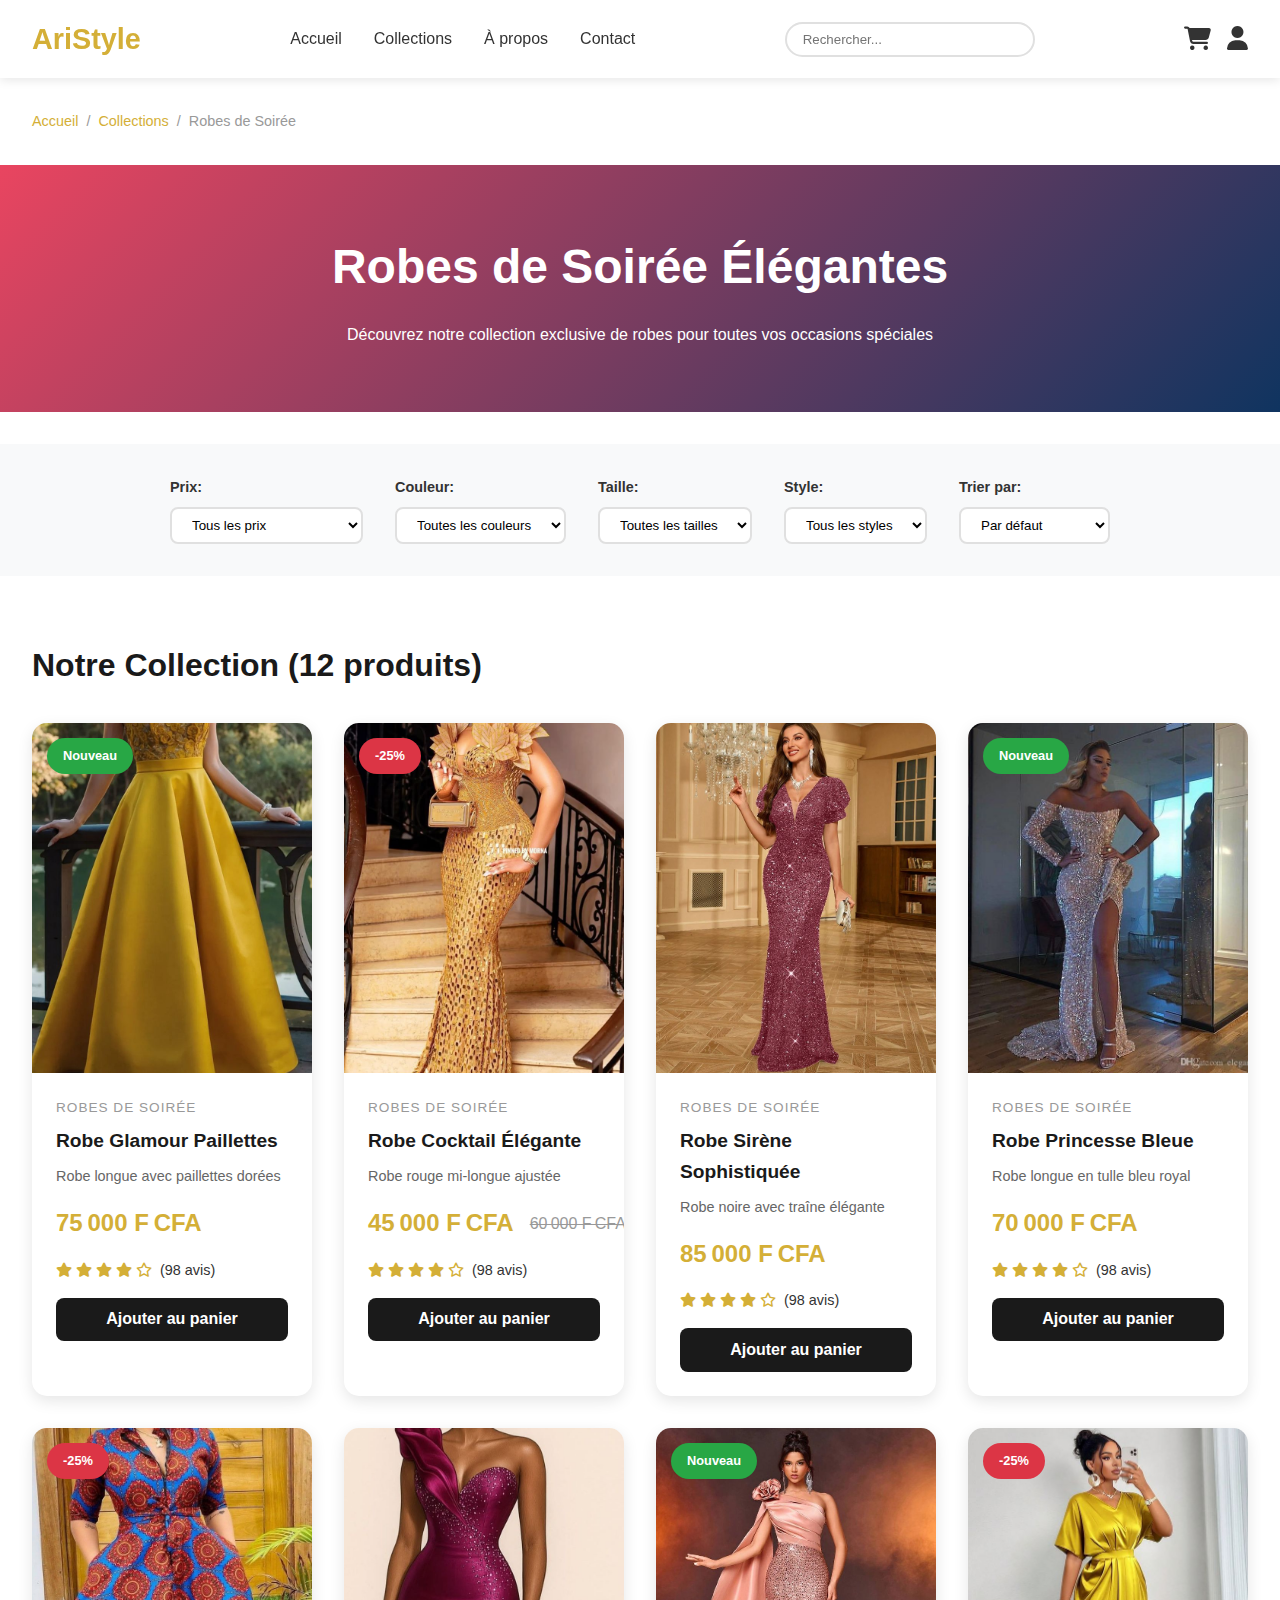
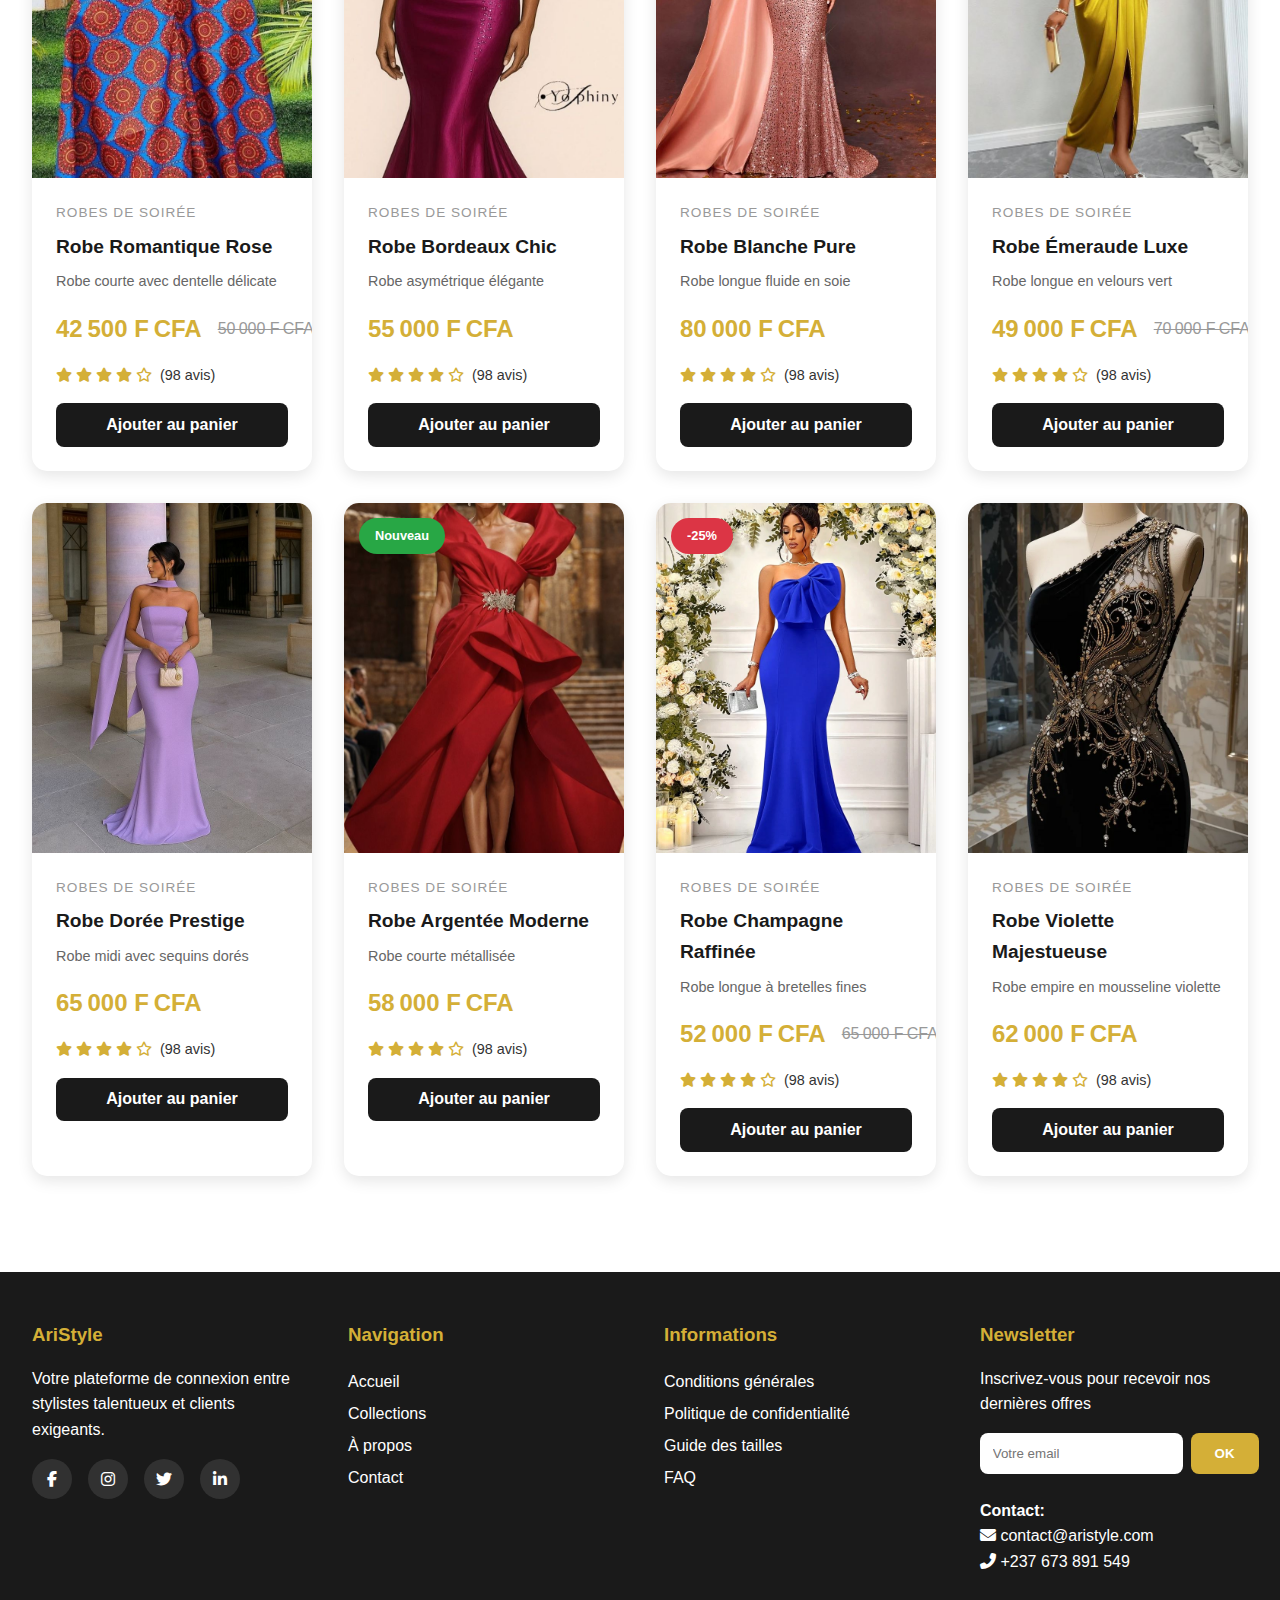
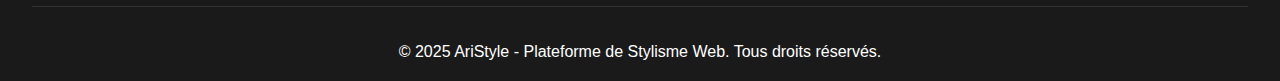
<file: collections/robes.html>
<!DOCTYPE html>
<html lang="fr">
<head>
    <meta charset="UTF-8">
    <meta name="viewport" content="width=device-width, initial-scale=1.0">
    <title>Robes de Soirée - AriStyle</title>
    <link rel="stylesheet" href="https://cdnjs.cloudflare.com/ajax/libs/font-awesome/6.5.0/css/all.min.css">
    <style>
        * {
            margin: 0;
            padding: 0;
            box-sizing: border-box;
        }

        :root {
            --primary-color: #d4af37;
            --secondary-color: #1a1a1a;
            --text-color: #333;
            --bg-light: #f8f9fa;
            --border-color: #e0e0e0;
        }

        body {
            font-family: 'Segoe UI', Tahoma, Geneva, Verdana, sans-serif;
            line-height: 1.6;
            color: var(--text-color);
        }

        header {
            background: white;
            box-shadow: 0 2px 10px rgba(0, 0, 0, 0.1);
            position: sticky;
            top: 0;
            z-index: 1000;
        }

        nav {
            max-width: 1400px;
            margin: 0 auto;
            padding: 1rem 2rem;
            display: flex;
            justify-content: space-between;
            align-items: center;
            gap: 2rem;
        }

        .logo {
            font-size: 1.8rem;
            font-weight: bold;
            color: var(--primary-color);
            text-decoration: none;
        }

        .nav-links {
            display: flex;
            list-style: none;
            gap: 2rem;
        }

        .nav-links a {
            text-decoration: none;
            color: var(--text-color);
            font-weight: 500;
            transition: color 0.3s;
        }

        .nav-links a:hover {
            color: var(--primary-color);
        }

        .search-bar {
            padding: 0.5rem 1rem;
            border: 2px solid var(--border-color);
            border-radius: 25px;
            width: 250px;
        }

        .nav-icons {
            display: flex;
            gap: 1rem;
        }

        .icon-btn {
            background: none;
            border: none;
            font-size: 1.5rem;
            cursor: pointer;
            position: relative;
            color: var(--text-color);
        }

        .cart-badge {
            position: absolute;
            top: -8px;
            right: -8px;
            background: #dc3545;
            color: white;
            border-radius: 50%;
            padding: 2px 6px;
            font-size: 0.7rem;
        }

        .breadcrumb {
            max-width: 1400px;
            margin: 2rem auto;
            padding: 0 2rem;
            display: flex;
            gap: 0.5rem;
            align-items: center;
            font-size: 0.9rem;
        }

        .breadcrumb a {
            color: var(--primary-color);
            text-decoration: none;
        }

        .breadcrumb span {
            color: #999;
        }

        .category-hero {
            background: linear-gradient(135deg, #e94560 0%, #0f3460 100%);
            color: white;
            padding: 4rem 2rem;
            text-align: center;
        }

        .category-hero h1 {
            font-size: 3rem;
            margin-bottom: 1rem;
        }

        .filter-section {
            background: var(--bg-light);
            padding: 2rem;
            margin: 2rem auto;
            max-width: 1400px;
        }

        .filter-container {
            display: flex;
            gap: 2rem;
            flex-wrap: wrap;
            justify-content: center;
        }

        .filter-group {
            display: flex;
            flex-direction: column;
            gap: 0.5rem;
        }

        .filter-group label {
            font-weight: 600;
            font-size: 0.9rem;
        }

        .filter-group select {
            padding: 0.5rem 1rem;
            border: 2px solid var(--border-color);
            border-radius: 8px;
            background: white;
            cursor: pointer;
        }

        .products-container {
            max-width: 1400px;
            margin: 0 auto;
            padding: 2rem;
        }

        .section-title {
            font-size: 2rem;
            color: var(--secondary-color);
            margin-bottom: 2rem;
        }

        .catalog-grid {
            display: grid;
            grid-template-columns: repeat(auto-fill, minmax(280px, 1fr));
            gap: 2rem;
        }

        .product-card {
            background: white;
            border-radius: 15px;
            overflow: hidden;
            box-shadow: 0 5px 15px rgba(0, 0, 0, 0.1);
            transition: transform 0.3s, box-shadow 0.3s;
            cursor: pointer;
        }

        .product-card:hover {
            transform: translateY(-10px);
            box-shadow: 0 15px 30px rgba(0, 0, 0, 0.2);
        }

        .product-image {
            position: relative;
            overflow: hidden;
            height: 350px;
        }

        .product-image img {
            width: 100%;
            height: 100%;
            object-fit: cover;
            transition: transform 0.5s;
        }

        .product-card:hover .product-image img {
            transform: scale(1.1);
        }

        .product-badge {
            position: absolute;
            top: 15px;
            left: 15px;
            padding: 0.5rem 1rem;
            border-radius: 25px;
            font-size: 0.8rem;
            font-weight: bold;
            z-index: 2;
        }

        .product-badge.new {
            background: #28a745;
            color: white;
        }

        .product-badge.promo {
            background: #dc3545;
            color: white;
        }

        .product-actions {
            position: absolute;
            top: 15px;
            right: 15px;
            display: flex;
            flex-direction: column;
            gap: 0.5rem;
            opacity: 0;
            transition: opacity 0.3s;
        }

        .product-card:hover .product-actions {
            opacity: 1;
        }

        .action-btn {
            width: 40px;
            height: 40px;
            background: white;
            border: none;
            border-radius: 50%;
            display: flex;
            align-items: center;
            justify-content: center;
            cursor: pointer;
            transition: all 0.3s;
            text-decoration: none;
            color: var(--text-color);
        }

        .action-btn:hover {
            background: var(--primary-color);
            color: white;
            transform: scale(1.1);
        }

        .product-info {
            padding: 1.5rem;
        }

        .product-category {
            color: #999;
            font-size: 0.85rem;
            text-transform: uppercase;
            letter-spacing: 1px;
            margin-bottom: 0.5rem;
        }

        .product-title {
            font-size: 1.2rem;
            margin-bottom: 0.5rem;
            color: var(--secondary-color);
        }

        .product-description {
            color: #666;
            font-size: 0.9rem;
            margin-bottom: 1rem;
        }

        .product-price {
            display: flex;
            align-items: center;
            gap: 1rem;
            margin-bottom: 1rem;
        }

        .current-price {
            font-size: 1.5rem;
            font-weight: bold;
            color: var(--primary-color);
        }

        .old-price {
            font-size: 1rem;
            color: #999;
            text-decoration: line-through;
        }

        .product-rating {
            display: flex;
            align-items: center;
            gap: 0.5rem;
            margin-bottom: 1rem;
            font-size: 0.9rem;
        }

        .stars {
            color: var(--primary-color);
        }

        .add-to-cart {
            width: 100%;
            padding: 0.8rem;
            background: var(--secondary-color);
            color: white;
            border: none;
            border-radius: 8px;
            font-size: 1rem;
            font-weight: 600;
            cursor: pointer;
            transition: all 0.3s;
        }

        .add-to-cart:hover {
            background: var(--primary-color);
            transform: translateY(-2px);
        }

        footer {
            background: var(--secondary-color);
            color: white;
            padding: 3rem 2rem 1rem;
            margin-top: 4rem;
        }

        .footer-content {
            max-width: 1400px;
            margin: 0 auto;
            display: grid;
            grid-template-columns: repeat(auto-fit, minmax(250px, 1fr));
            gap: 3rem;
            margin-bottom: 2rem;
        }

        .footer-section h3 {
            color: var(--primary-color);
            margin-bottom: 1rem;
        }

        .footer-links {
            list-style: none;
        }

        .footer-links a {
            color: white;
            text-decoration: none;
            line-height: 2;
            transition: color 0.3s;
        }

        .footer-links a:hover {
            color: var(--primary-color);
        }

        .social-links {
            display: flex;
            gap: 1rem;
            margin-top: 1rem;
        }

        .social-icon {
            width: 40px;
            height: 40px;
            background: rgba(255, 255, 255, 0.1);
            border-radius: 50%;
            display: flex;
            align-items: center;
            justify-content: center;
            color: white;
            text-decoration: none;
            transition: all 0.3s;
        }

        .social-icon:hover {
            background: var(--primary-color);
            transform: translateY(-3px);
        }

        .newsletter-form {
            display: flex;
            gap: 0.5rem;
            margin-top: 1rem;
        }

        .newsletter-form input {
            flex: 1;
            padding: 0.8rem;
            border: none;
            border-radius: 8px;
        }

        .newsletter-form button {
            padding: 0.8rem 1.5rem;
            background: var(--primary-color);
            color: white;
            border: none;
            border-radius: 8px;
            cursor: pointer;
            font-weight: bold;
        }

        .footer-bottom {
            text-align: center;
            padding-top: 2rem;
            border-top: 1px solid rgba(255, 255, 255, 0.1);
        }

        @media (max-width: 768px) {
            .nav-links {
                display: none;
            }

            .catalog-grid {
                grid-template-columns: repeat(auto-fill, minmax(200px, 1fr));
            }

            .category-hero h1 {
                font-size: 2rem;
            }
        }
    </style>
</head>

<body>
    <header>
        <nav>
            <a href="../index.html" class="logo">AriStyle</a>
            <ul class="nav-links">
                <li><a href="../index.html">Accueil</a></li>
                <li><a href="../collections.html">Collections</a></li>
                <li><a href="../apropos.html">À propos</a></li>
                <li><a href="../contact.html">Contact</a></li>
            </ul>
            <input type="search" class="search-bar" placeholder="Rechercher...">
            <div class="nav-icons">
    <a href="../panier.html" class="icon-btn" style="text-decoration: none; color: inherit;">
        <i class="fas fa-shopping-cart"></i>
        <span class="cart-badge" id="cart-count">0</span>
    </a>
    <button class="icon-btn" onclick="window.location.href='../connexion.html'">
        <i class="fas fa-user"></i>
    </button>
</div>
        </nav>
    </header>

    <div class="breadcrumb">
        <a href="../index.html">Accueil</a>
        <span>/</span>
        <a href="../collections.html">Collections</a>
        <span>/</span>
        <span>Robes de Soirée</span>
    </div>

    <section class="category-hero">
        <div>
            <h1>Robes de Soirée Élégantes</h1>
            <p>Découvrez notre collection exclusive de robes pour toutes vos occasions spéciales</p>
        </div>
    </section>

    <section class="filter-section">
        <div class="filter-container">
            <div class="filter-group">
                <label>Prix:</label>
                <select id="filter-price">
                    <option value="all">Tous les prix</option>
                    <option value="0-30000">Moins de 30 000 FCFA</option>
                    <option value="30000-50000">30 000 - 50 000 FCFA</option>
                    <option value="50000-80000">50 000 - 80 000 FCFA</option>
                    <option value="80000-999999">Plus de 80 000 FCFA</option>
                </select>
            </div>

            <div class="filter-group">
                <label>Couleur:</label>
                <select id="filter-color">
                    <option value="all">Toutes les couleurs</option>
                    <option value="Noir">Noir</option>
                    <option value="Rouge">Rouge</option>
                    <option value="Bleu">Bleu</option>
                    <option value="Rose">Rose</option>
                    <option value="Blanc">Blanc</option>
                </select>
            </div>

            <div class="filter-group">
                <label>Taille:</label>
                <select id="filter-size">
                    <option value="all">Toutes les tailles</option>
                    <option value="S">S</option>
                    <option value="M">M</option>
                    <option value="L">L</option>
                    <option value="XL">XL</option>
                </select>
            </div>

            <div class="filter-group">
                <label>Style:</label>
                <select id="filter-style">
                    <option value="all">Tous les styles</option>
                    <option value="Cocktail">Cocktail</option>
                    <option value="Longue">Longue</option>
                    <option value="Courte">Courte</option>
                    <option value="Sirène">Sirène</option>
                </select>
            </div>

            <div class="filter-group">
                <label>Trier par:</label>
                <select id="sort-products">
                    <option value="default">Par défaut</option>
                    <option value="price-asc">Prix croissant</option>
                    <option value="price-desc">Prix décroissant</option>
                    <option value="name">Nom A-Z</option>
                </select>
            </div>
        </div>
    </section>

    <section class="products-container">
        <h2 class="section-title">Notre Collection (<span id="product-count">12</span> produits)</h2>
        <div class="catalog-grid" id="products-grid">
            <!-- Les produits seront chargés par JavaScript -->
        </div>
    </section>

    <footer>
        <div class="footer-content">
            <div class="footer-section">
                <h3>AriStyle</h3>
                <p>Votre plateforme de connexion entre stylistes talentueux et clients exigeants.</p>
                <div class="social-links">
                    <a href="#" class="social-icon"><i class="fab fa-facebook-f"></i></a>
                    <a href="#" class="social-icon"><i class="fab fa-instagram"></i></a>
                    <a href="#" class="social-icon"><i class="fab fa-twitter"></i></a>
                    <a href="#" class="social-icon"><i class="fab fa-linkedin-in"></i></a>
                </div>
            </div>

            <div class="footer-section">
                <h3>Navigation</h3>
                <ul class="footer-links">
                    <li><a href="../index.html">Accueil</a></li>
                    <li><a href="../collections.html">Collections</a></li>
                    <li><a href="../apropos.html">À propos</a></li>
                    <li><a href="../contact.html">Contact</a></li>
                </ul>
            </div>

            <div class="footer-section">
                <h3>Informations</h3>
                <ul class="footer-links">
                    <li><a href="#">Conditions générales</a></li>
                    <li><a href="#">Politique de confidentialité</a></li>
                    <li><a href="#">Guide des tailles</a></li>
                    <li><a href="#">FAQ</a></li>
                </ul>
            </div>

            <div class="footer-section">
                <h3>Newsletter</h3>
                <p>Inscrivez-vous pour recevoir nos dernières offres</p>
                <form class="newsletter-form">
                    <input type="email" placeholder="Votre email" required>
                    <button type="submit">OK</button>
                </form>
                <div style="margin-top: 1.5rem;">
                    <p><strong>Contact:</strong></p>
                    <p><i class="fas fa-envelope"></i> contact@aristyle.com</p>
                    <p><i class="fas fa-phone-alt"></i> +237 673 891 549</p>
                </div>
            </div>
        </div>
        <div class="footer-bottom">
            <p>&copy; 2025 AriStyle - Plateforme de Stylisme Web. Tous droits réservés.</p>
        </div>
    </footer>

    <script src="../assets/js/cart.js"></script>
    <script>
        // Données des produits robes
        const produitsRobes = [
            {
                id: 1,
                name: "Robe Glamour Paillettes",
                price: 75000,
                image: "../assets/images/robe1.jfif",
                category: "Robes de Soirée",
                description: "Robe longue avec paillettes dorées",
                badge: "new"
            },
            {
                id: 2,
                name: "Robe Cocktail Élégante",
                price: 45000,
                image: "../assets/images/robe2.jfif",
                category: "Robes de Soirée",
                description: "Robe rouge mi-longue ajustée",
                badge: "promo",
                oldPrice: 60000
            },
            {
                id: 3,
                name: "Robe Sirène Sophistiquée",
                price: 85000,
                image: "../assets/images/robe3.jfif",
                category: "Robes de Soirée",
                description: "Robe noire avec traîne élégante"
            },
            {
                id: 4,
                name: "Robe Princesse Bleue",
                price: 70000,
                image: "../assets/images/robe4.jfif",
                category: "Robes de Soirée",
                description: "Robe longue en tulle bleu royal",
                badge: "new"
            },
            {
                id: 5,
                name: "Robe Romantique Rose",
                price: 42500,
                image: "../assets/images/robe5.jfif",
                category: "Robes de Soirée",
                description: "Robe courte avec dentelle délicate",
                badge: "promo",
                oldPrice: 50000
            },
            {
                id: 6,
                name: "Robe Bordeaux Chic",
                price: 55000,
                image: "../assets/images/robe6.jfif",
                category: "Robes de Soirée",
                description: "Robe asymétrique élégante"
            },
            {
                id: 7,
                name: "Robe Blanche Pure",
                price: 80000,
                image: "../assets/images/robe7.jfif",
                category: "Robes de Soirée",
                description: "Robe longue fluide en soie",
                badge: "new"
            },
            {
                id: 8,
                name: "Robe Émeraude Luxe",
                price: 49000,
                image: "../assets/images/robe8.jfif",
                category: "Robes de Soirée",
                description: "Robe longue en velours vert",
                badge: "promo",
                oldPrice: 70000
            },
            {
                id: 9,
                name: "Robe Dorée Prestige",
                price: 65000,
                image: "../assets/images/robe9.jfif",
                category: "Robes de Soirée",
                description: "Robe midi avec sequins dorés"
            },
            {
                id: 10,
                name: "Robe Argentée Moderne",
                price: 58000,
                image: "../assets/images/robe10.jfif",
                category: "Robes de Soirée",
                description: "Robe courte métallisée",
                badge: "new"
            },
            {
                id: 11,
                name: "Robe Champagne Raffinée",
                price: 52000,
                image: "../assets/images/robe11.jfif",
                category: "Robes de Soirée",
                description: "Robe longue à bretelles fines",
                badge: "promo",
                oldPrice: 65000
            },
            {
                id: 12,
                name: "Robe Violette Majestueuse",
                price: 62000,
                image: "../assets/images/robe12.jfif",
                category: "Robes de Soirée",
                description: "Robe empire en mousseline violette"
            }
        ];

        // Fonction pour afficher les produits
        function afficherProduits(produitsAAfficher = produitsRobes) {
            const productsGrid = document.getElementById('products-grid');
            const productCount = document.getElementById('product-count');

            productsGrid.innerHTML = '';
            productCount.textContent = produitsAAfficher.length;

            produitsAAfficher.forEach(produit => {
                const productCard = document.createElement('div');
                productCard.className = 'product-card';

                productCard.innerHTML = `
                    <div class="product-image">
                        <img src="${produit.image}" alt="${produit.name}" onerror="this.src='[data-uri]'">
                        ${produit.badge ? `<span class="product-badge ${produit.badge}">${produit.badge === 'promo' ? '-25%' : 'Nouveau'}</span>` : ''}
                        <div class="product-actions">
                            <a href="#" class="action-btn"><i class="fa-regular fa-heart"></i></a>
                            <a href="#" class="action-btn"><i class="fa-regular fa-eye"></i></a>
                        </div>
                    </div>
                    <div class="product-info">
                        <div class="product-category">${produit.category}</div>
                        <h3 class="product-title">${produit.name}</h3>
                        <p class="product-description">${produit.description}</p>
                        <div class="product-price">
                            <span class="current-price">${formatPrice(produit.price)}</span>
                            ${produit.oldPrice ? `<span class="old-price">${formatPrice(produit.oldPrice)}</span>` : ''}
                        </div>
                        <div class="product-rating">
                            <span class="stars">
                                <i class="fa-solid fa-star"></i>
                                <i class="fa-solid fa-star"></i>
                                <i class="fa-solid fa-star"></i>
                                <i class="fa-solid fa-star"></i>
                                <i class="fa-regular fa-star"></i>
                            </span>
                            <span>(98 avis)</span>
                        </div>
                        <button class="add-to-cart" onclick="ajouterProduitRobe(${produit.id})">Ajouter au panier</button>
                    </div>
                `;

                productsGrid.appendChild(productCard);
            });
        }

        // Fonction pour ajouter un produit au panier
        function ajouterProduitRobe(productId) {
            const produit = produitsRobes.find(p => p.id === productId);
            if (produit) {
                ajouterAuPanier(produit);
            }
        }

        // Filtrage des produits
        function filtrerEtTrierProduits() {
            const prixFilter = document.getElementById('filter-price').value;
            const couleurFilter = document.getElementById('filter-color').value;
            const tailleFilter = document.getElementById('filter-size').value;
            const styleFilter = document.getElementById('filter-style').value;
            const sortOption = document.getElementById('sort-products').value;

            let produitsFiltres = [...produitsRobes];

            // Filtrage par prix
            if (prixFilter !== 'all') {
                const [min, max] = prixFilter.split('-').map(Number);
                produitsFiltres = produitsFiltres.filter(p => p.price >= min && p.price <= max);
            }

            // Tri
            switch (sortOption) {
                case 'price-asc':
                    produitsFiltres.sort((a, b) => a.price - b.price);
                    break;
                case 'price-desc':
                    produitsFiltres.sort((a, b) => b.price - a.price);
                    break;
                case 'name':
                    produitsFiltres.sort((a, b) => a.name.localeCompare(b.name));
                    break;
            }

            afficherProduits(produitsFiltres);
        }
        // Gestion spécifique de l'icône panier pour cette page
document.addEventListener('DOMContentLoaded', function() {
    // Mettre à jour le compteur
    updateCartCount();
    
    // Gestion spécifique de l'icône panier
    const cartIconBtn = document.getElementById('cart-icon-btn');
    if (cartIconBtn) {
        cartIconBtn.addEventListener('click', function(e) {
            e.preventDefault();
            window.location.href = '../panier.html';
        });
    }
    
    // Gestion des autres icônes panier
    document.querySelectorAll('.icon-btn').forEach(btn => {
        const hasCartIcon = btn.querySelector('.fa-shopping-cart, .bi-cart-fill');
        if (hasCartIcon && !btn.id) {
            btn.addEventListener('click', function(e) {
                e.preventDefault();
                window.location.href = '../panier.html';
            });
        }
    });
});
        // Initialisation
        document.addEventListener('DOMContentLoaded', function() {
            afficherProduits();

            // Écouteurs pour les filtres
            document.getElementById('filter-price').addEventListener('change', filtrerEtTrierProduits);
            document.getElementById('filter-color').addEventListener('change', filtrerEtTrierProduits);
            document.getElementById('filter-size').addEventListener('change', filtrerEtTrierProduits);
            document.getElementById('filter-style').addEventListener('change', filtrerEtTrierProduits);
            document.getElementById('sort-products').addEventListener('change', filtrerEtTrierProduits);
        });
    </script>
</body>
</html>
</file>
<file: assets/css/style.css>
* {
    margin: 0;
    padding: 0;
    box-sizing: border-box;
}

:root {
    --primary-color: #d4af37;
    --secondary-color: #1a1a1a;
    --text-color: #333;
    --bg-light: #f8f9fa;
    --border-color: #e0e0e0;
    --white: #ffffff;
    --dark-color: #1a1a1a;
    --dark-text: #333;
    --light-text: #666;
    --light-bg: #f8f9fa;
    --shadow: rgba(0, 0, 0, 0.1);
    --accent-color: #d4af37;
}

body {
    font-family: 'Segoe UI', Tahoma, Geneva, Verdana, sans-serif;
    line-height: 1.6;
    color: var(--text-color);
    overflow-x: hidden;
}

/* ========== HEADER & NAVIGATION ========== */
header {
    background: white;
    box-shadow: 0 2px 10px rgba(0,0,0,0.1);
    position: sticky;
    top: 0;
    z-index: 1000;
    animation: slideDown 0.5s ease-out;
}

@keyframes slideDown {
    from {
        transform: translateY(-100%);
        opacity: 0;
    }
    to {
        transform: translateY(0);
        opacity: 1;
    }
}

nav {
    max-width: 1400px;
    margin: 0 auto;
    padding: 1rem 2rem;
    display: flex;
    justify-content: space-between;
    align-items: center;
    gap: 2rem;
}

.logo {
    font-size: 1.8rem;
    font-weight: bold;
    color: var(--primary-color);
    text-decoration: none;
    transition: transform 0.3s ease;
}

.logo:hover {
    transform: scale(1.05);
}

.nav-links {
    display: flex;
    list-style: none;
    gap: 2rem;
    align-items: center;
}

.nav-links a {
    text-decoration: none;
    color: var(--text-color);
    font-weight: 500;
    transition: color 0.3s;
    position: relative;
}

.nav-links a::after {
    content: '';
    position: absolute;
    bottom: -5px;
    left: 0;
    width: 0;
    height: 2px;
    background: var(--primary-color);
    transition: width 0.3s ease;
}

.nav-links a:hover {
    color: var(--primary-color);
}

.nav-links a:hover::after {
    width: 100%;
}

.search-bar {
    padding: 0.5rem 1rem;
    border: 2px solid var(--border-color);
    border-radius: 25px;
    width: 250px;
    outline: none;
    transition: border-color 0.3s ease;
}

.search-bar:focus {
    border-color: var(--primary-color);
}

.nav-icons {
    display: flex;
    gap: 1rem;
}

.icon-btn {
    background: none;
    border: none;
    font-size: 1.5rem;
    cursor: pointer;
    position: relative;
    color: var(--text-color);
    transition: color 0.3s ease, transform 0.3s ease;
}

.icon-btn:hover {
    color: var(--primary-color);
    transform: translateY(-2px);
}

.cart-badge {
    position: absolute;
    top: -8px;
    right: -8px;
    background: #dc3545;
    color: white;
    border-radius: 50%;
    padding: 2px 6px;
    font-size: 0.7rem;
}

/* ========== BREADCRUMB ========== */
.breadcrumb {
    max-width: 1400px;
    margin: 2rem auto;
    padding: 0 2rem;
    display: flex;
    gap: 0.5rem;
    align-items: center;
    font-size: 0.9rem;
}

.breadcrumb a {
    color: var(--primary-color);
    text-decoration: none;
    transition: opacity 0.3s;
}

.breadcrumb a:hover {
    opacity: 0.7;
}

.breadcrumb span {
    color: #999;
}

/* ========== HERO SECTIONS ========== */
.hero, .page-hero, .category-hero {
    padding: 4rem 2rem;
    text-align: center;
    color: white;
    position: relative;
    overflow: hidden;
}

.hero {
    height: 90vh;
    background: linear-gradient(135deg, rgba(212, 175, 55, 0.9), rgba(26, 26, 26, 0.85)),
    url('data:image/svg+xml,<svg xmlns="http://www.w3.org/2000/svg" viewBox="0 0 1200 600"><rect fill="%23F7FFF7" width="1200" height="600"/></svg>');
    background-size: cover;
    background-position: center;
    display: flex;
    align-items: center;
    justify-content: center;
}

.page-hero {
    background: linear-gradient(135deg, rgba(212, 175, 55, 0.9), rgba(26, 26, 26, 0.85));
    padding: 4rem 2rem;
}

.category-hero {
    background: linear-gradient(135deg, rgba(212, 175, 55, 0.9), rgba(26, 26, 26, 0.85));
}

.hero-content {
    z-index: 2;
    animation: fadeInUp 1s ease-out;
}

@keyframes fadeInUp {
    from {
        opacity: 0;
        transform: translateY(30px);
    }
    to {
        opacity: 1;
        transform: translateY(0);
    }
}

.hero h1, .page-hero h1, .category-hero h1 {
    font-size: 3rem;
    margin-bottom: 1rem;
    text-shadow: 2px 2px 4px rgba(0, 0, 0, 0.3);
}

.hero p, .page-hero p, .category-hero p {
    font-size: 1.3rem;
    margin-bottom: 2rem;
    max-width: 700px;
    margin-left: auto;
    margin-right: auto;
    line-height: 1.8;
}

/* ========== BUTTONS ========== */
.cta-buttons {
    display: flex;
    gap: 1rem;
    justify-content: center;
    flex-wrap: wrap;
}

.btn {
    padding: 1rem 2.5rem;
    border: none;
    border-radius: 30px;
    font-size: 1rem;
    font-weight: bold;
    cursor: pointer;
    transition: all 0.3s ease;
    text-decoration: none;
    display: inline-block;
}

.btn-primary {
    background: var(--primary-color);
    color: white;
}

.btn-primary:hover {
    background: var(--secondary-color);
    transform: translateY(-3px);
    box-shadow: 0 10px 25px rgba(212, 175, 55, 0.4);
}

.btn-secondary {
    background: white;
    color: var(--secondary-color);
    border: 2px solid white;
}

.btn-secondary:hover {
    background: transparent;
    color: white;
    transform: translateY(-3px);
    box-shadow: 0 10px 20px rgba(255, 255, 255, 0.3);
}

.add-to-cart {
    width: 100%;
    padding: 0.8rem;
    background: var(--secondary-color);
    color: white;
    border: none;
    border-radius: 8px;
    font-size: 1rem;
    font-weight: 600;
    cursor: pointer;
    transition: all 0.3s;
}

.add-to-cart:hover {
    background: var(--primary-color);
    transform: translateY(-2px);
}

/* ========== SECTIONS ========== */
.section, .offres, .about-content, .collections-main, .products-container {
    padding: 5rem 2rem;
    max-width: 1400px;
    margin: 0 auto;
}

.section-title {
    text-align: center;
    font-size: 2rem;
    margin-bottom: 2rem;
    color: var(--secondary-color);
    position: relative;
    font-weight: 700;
}

.section-title::after {
    content: '';
    display: block;
    width: 80px;
    height: 4px;
    background: var(--primary-color);
    margin: 1rem auto;
    border-radius: 2px;
}

/* ========== FILTER SECTION ========== */
.filter-section {
    background: var(--bg-light);
    padding: 2rem;
    margin: 2rem auto;
    max-width: 1400px;
}

.filter-container {
    display: flex;
    gap: 2rem;
    flex-wrap: wrap;
    justify-content: center;
}

.filter-group {
    display: flex;
    flex-direction: column;
    gap: 0.5rem;
}

.filter-group label {
    font-weight: 600;
    font-size: 0.9rem;
    color: var(--text-color);
}

.filter-group select {
    padding: 0.5rem 1rem;
    border: 2px solid var(--border-color);
    border-radius: 8px;
    background: white;
    cursor: pointer;
    outline: none;
    transition: border-color 0.3s ease;
}

.filter-group select:focus {
    border-color: var(--primary-color);
}

/* ========== GRIDS ========== */
.offres-container, .collections-grid, .catalog-grid, .categories-grid {
    display: grid;
    grid-template-columns: repeat(auto-fill, minmax(280px, 1fr));
    gap: 2rem;
}

/* ========== CARDS ========== */
.offre-card, .collection-card, .product-card, .category-card {
    background: white;
    border-radius: 15px;
    overflow: hidden;
    box-shadow: 0 5px 15px rgba(0,0,0,0.1);
    transition: transform 0.3s, box-shadow 0.3s;
    cursor: pointer;
    text-decoration: none;
    color: inherit;
}

.offre-card:hover, .collection-card:hover, .product-card:hover, .category-card:hover {
    transform: translateY(-10px);
    box-shadow: 0 15px 30px rgba(0,0,0,0.2);
}

.offre-card {
    padding: 2.5rem 2rem;
    text-align: center;
}

.offre-icon {
    font-size: 3.5rem;
    margin-bottom: 1.5rem;
    color: var(--primary-color);
}

.offre-card h3, .collection-info h3, .product-title, .category-info h3 {
    font-size: 1.2rem;
    margin-bottom: 0.5rem;
    color: var(--secondary-color);
    font-weight: 600;
}

.offre-card p, .collection-info p, .product-description, .category-description {
    color: #666;
    font-size: 0.9rem;
    line-height: 1.6;
}

/* ========== IMAGES ========== */
.collection-image, .product-image, .category-image {
    position: relative;
    overflow: hidden;
    height: 300px;
}

.collection-image img, .product-image img, .category-image img {
    width: 100%;
    height: 100%;
    object-fit: cover;
    transition: transform 0.5s;
}

.product-card:hover .product-image img,
.collection-card:hover .collection-image img,
.category-card:hover .category-image img {
    transform: scale(1.1);
}

.collection-overlay, .category-overlay {
    position: absolute;
    top: 0;
    left: 0;
    right: 0;
    bottom: 0;
    background: linear-gradient(to bottom, transparent 0%, rgba(0,0,0,0.7) 100%);
    display: flex;
    align-items: flex-end;
    padding: 2rem;
}

.collection-overlay h3, .category-overlay h3 {
    color: white;
    font-size: 1.8rem;
    margin: 0;
}

.collection-info, .product-info, .category-info {
    padding: 1.5rem;
}

/* ========== PRODUCT SPECIFIC ========== */
.product-badge {
    position: absolute;
    top: 15px;
    left: 15px;
    padding: 0.5rem 1rem;
    border-radius: 25px;
    font-size: 0.8rem;
    font-weight: bold;
    z-index: 2;
}

.product-badge.new {
    background: #28a745;
    color: white;
}

.product-badge.promo {
    background: #dc3545;
    color: white;
}

.product-badge.premium {
    background: var(--primary-color);
    color: white;
}

.product-actions {
    position: absolute;
    top: 15px;
    right: 15px;
    display: flex;
    flex-direction: column;
    gap: 0.5rem;
    opacity: 0;
    transition: opacity 0.3s;
}

.product-card:hover .product-actions {
    opacity: 1;
}

.action-btn {
    width: 40px;
    height: 40px;
    background: white;
    border: none;
    border-radius: 50%;
    display: flex;
    align-items: center;
    justify-content: center;
    cursor: pointer;
    transition: all 0.3s;
    text-decoration: none;
    color: var(--text-color);
    box-shadow: 0 2px 10px rgba(0,0,0,0.1);
}

.action-btn:hover {
    background: var(--primary-color);
    color: white;
    transform: scale(1.1);
}

.product-category {
    color: #999;
    font-size: 0.85rem;
    text-transform: uppercase;
    letter-spacing: 1px;
    margin-bottom: 0.5rem;
}

.product-price {
    display: flex;
    align-items: center;
    gap: 1rem;
    margin-bottom: 1rem;
}

.current-price {
    font-size: 1.5rem;
    font-weight: bold;
    color: var(--primary-color);
}

.old-price {
    font-size: 1rem;
    color: #999;
    text-decoration: line-through;
}

.product-rating {
    display: flex;
    align-items: center;
    gap: 0.5rem;
    margin-bottom: 1rem;
    font-size: 0.9rem;
}

.stars {
    color: var(--primary-color);
}

.category-count {
    color: var(--primary-color);
    font-weight: 600;
    font-size: 0.9rem;
}

.view-category-btn {
    display: inline-block;
    margin-top: 1rem;
    padding: 0.8rem 2rem;
    background: var(--primary-color);
    color: white;
    text-decoration: none;
    border-radius: 25px;
    font-weight: 600;
    transition: all 0.3s;
}

.view-category-btn:hover {
    background: var(--secondary-color);
    transform: translateX(5px);
}

/* ========== STYLISTS ========== */
.stylists-grid, .team-grid {
    display: grid;
    grid-template-columns: repeat(auto-fit, minmax(250px, 1fr));
    gap: 2rem;
}

.stylist-card, .team-card {
    background: white;
    border-radius: 15px;
    padding: 2rem;
    text-align: center;
    box-shadow: 0 5px 15px rgba(0,0,0,0.1);
    transition: all 0.3s ease;
}

.stylist-card:hover, .team-card:hover {
    transform: translateY(-5px);
    box-shadow: 0 10px 25px rgba(0,0,0,0.15);
}

.stylist-avatar, .author-avatar {
    width: 120px;
    height: 120px;
    border-radius: 50%;
    background: linear-gradient(135deg, var(--primary-color), var(--secondary-color));
    margin: 0 auto 1rem;
    display: flex;
    align-items: center;
    justify-content: center;
    color: white;
    font-size: 3rem;
    font-weight: bold;
}

.author-avatar {
    width: 50px;
    height: 50px;
    font-size: 1.2rem;
}

.stylist-name, .team-name {
    font-size: 1.3rem;
    color: var(--secondary-color);
    margin-bottom: 0.5rem;
    font-weight: 600;
}

.stylist-specialty, .team-role {
    color: var(--primary-color);
    margin-bottom: 1rem;
    font-weight: 500;
}

.stylist-stats {
    display: flex;
    justify-content: space-around;
    margin-top: 1rem;
    padding-top: 1rem;
    border-top: 1px solid var(--bg-light);
}

.stat-number {
    font-size: 1.5rem;
    font-weight: bold;
    color: var(--primary-color);
}

.stat-label {
    font-size: 0.8rem;
    color: #666;
}

/* ========== TEAM PHOTOS ========== */
.team-card {
    padding: 0;
    overflow: hidden;
}

.team-photo {
    height: 300px;
    display: flex;
    align-items: center;
    justify-content: center;
    font-size: 4rem;
    color: white;
    background: linear-gradient(135deg, var(--primary-color) 0%, var(--secondary-color) 100%);
}

.team-info {
    padding: 1.5rem;
}

.team-bio {
    color: #666;
    font-size: 0.95rem;
    line-height: 1.6;
}

/* ========== TESTIMONIALS ========== */
.testimonials {
    background: var(--bg-light);
}

.testimonials-container {
    display: grid;
    grid-template-columns: repeat(auto-fit, minmax(300px, 1fr));
    gap: 2rem;
}

.testimonial-card {
    background: white;
    padding: 2rem;
    border-radius: 15px;
    box-shadow: 0 5px 15px rgba(0,0,0,0.1);
    position: relative;
    border-left: 4px solid var(--primary-color);
}

.quote-icon {
    font-size: 3rem;
    color: var(--primary-color);
    opacity: 0.3;
    position: absolute;
    top: 1rem;
    right: 1rem;
}

.testimonial-text {
    font-style: italic;
    color: var(--text-color);
    margin-bottom: 1rem;
    line-height: 1.8;
}

.testimonial-author {
    display: flex;
    align-items: center;
    gap: 1rem;
}

.author-info h4 {
    color: var(--secondary-color);
    margin-bottom: 0.2rem;
}

.author-info p {
    color: #666;
    font-size: 0.9rem;
}

/* ========== SPECIAL SECTIONS ========== */
.offers-section, .stats-section {
    background: linear-gradient(135deg, var(--secondary-color) 0%, #000000 100%);
    color: white;
    text-align: center;
    padding: 4rem 2rem;
}

.offers-section .section-title, .stats-section .section-title {
    color: white;
}

.offers-grid, .stats-container {
    display: grid;
    grid-template-columns: repeat(auto-fit, minmax(280px, 1fr));
    gap: 2rem;
    max-width: 1400px;
    margin: 0 auto;
}

.offer-card {
    background: rgba(255, 255, 255, 0.1);
    backdrop-filter: blur(10px);
    border-radius: 15px;
    padding: 2rem;
    border: 2px solid rgba(255, 255, 255, 0.2);
    transition: all 0.3s ease;
}

.offer-card:hover {
    background: rgba(255, 255, 255, 0.2);
    transform: scale(1.05);
    border-color: var(--primary-color);
}

.offer-badge {
    display: inline-block;
    background: var(--primary-color);
    color: white;
    padding: 0.5rem 1rem;
    border-radius: 25px;
    font-weight: bold;
    margin-bottom: 1rem;
}

.offer-title {
    font-size: 1.5rem;
    margin-bottom: 1rem;
}

.countdown {
    font-size: 2rem;
    font-weight: bold;
    margin: 1rem 0;
    color: var(--primary-color);
}

.stat-item {
    padding: 2rem;
}

.stats-section .stat-number {
    font-size: 3.5rem;
    color: var(--primary-color);
}

/* ========== STORY & MISSION ========== */
.story-section {
    display: grid;
    grid-template-columns: 1fr 1fr;
    gap: 3rem;
    align-items: center;
    margin-bottom: 3rem;
}

.story-text {
    font-size: 1.1rem;
    line-height: 1.8;
    color: var(--text-color);
}

.story-text p {
    margin-bottom: 1.5rem;
}

.story-image {
    height: 400px;
    background: linear-gradient(135deg, var(--primary-color) 0%, var(--secondary-color) 100%);
    border-radius: 15px;
    display: flex;
    align-items: center;
    justify-content: center;
    font-size: 5rem;
    color: white;
    box-shadow: 0 10px 30px rgba(212, 175, 55, 0.3);
}

.mission-box {
    background: var(--bg-light);
    padding: 3rem;
    border-radius: 15px;
    text-align: center;
    margin: 3rem 0;
    border: 2px solid var(--primary-color);
}

.mission-box h2 {
    font-size: 2rem;
    color: var(--secondary-color);
    margin-bottom: 1.5rem;
}

.mission-box p {
    font-size: 1.2rem;
    line-height: 1.8;
    color: var(--text-color);
    max-width: 800px;
    margin: 0 auto;
}

/* ========== VALUES ========== */
.values-grid {
    display: grid;
    grid-template-columns: repeat(auto-fit, minmax(250px, 1fr));
    gap: 2rem;
    margin-top: 2rem;
}

.value-card {
    background: white;
    padding: 2rem;
    border-radius: 15px;
    box-shadow: 0 5px 15px rgba(0,0,0,0.1);
    text-align: center;
    transition: all 0.3s ease;
}

.value-card:hover {
    transform: translateY(-10px);
    box-shadow: 0 15px 30px rgba(0,0,0,0.15);
}

.value-icon {
    font-size: 3.5rem;
    margin-bottom: 1rem;
    color: var(--primary-color);
}

.value-card h3 {
    font-size: 1.5rem;
    color: var(--secondary-color);
    margin-bottom: 1rem;
}

/* ========== CATEGORIES BANNER ========== */
.categories-banner {
    text-align: center;
    padding: 3rem 2rem;
    background-color: white;
}

.categories-container {
    display: grid;
    grid-template-columns: repeat(2, 1fr);
    grid-template-rows: repeat(2, 250px);
    gap: 20px;
    max-width: 1200px;
    margin: 0 auto;
}

.category-block {
    position: relative;
    background-size: cover;
    background-position: center;
    border-radius: 15px;
    overflow: hidden;
    text-decoration: none;
    color: white;
    transition: transform 0.3s ease, box-shadow 0.3s ease;
}

.category-block:hover {
    transform: scale(1.03);
    box-shadow: 0 8px 20px rgba(0, 0, 0, 0.3);
}

.overlay {
    position: absolute;
    inset: 0;
    background: rgba(0, 0, 0, 0.5);
    display: flex;
    flex-direction: column;
    justify-content: center;
    align-items: center;
    text-align: center;
    transition: background 0.3s ease;
}

.category-block:hover .overlay {
    background: rgba(0, 0, 0, 0.65);
}

.overlay h3 {
    font-size: 1.5rem;
    margin-bottom: 10px;
    text-transform: uppercase;
    letter-spacing: 1px;
}

.overlay p {
    font-size: 1rem;
    max-width: 80%;
}

/* ========== FOOTER ========== */
footer {
    background: var(--secondary-color);
    color: white;
    padding: 3rem 2rem 1rem;
    margin-top: 4rem;
}

.footer-content {
    max-width: 1400px;
    margin: 0 auto;
    display: grid;
    grid-template-columns: repeat(auto-fit, minmax(250px, 1fr));
    gap: 3rem;
    margin-bottom: 2rem;
}

.footer-section h3 {
    color: var(--primary-color);
    margin-bottom: 1rem;
}

.footer-links {
    list-style: none;
}

.footer-links li {
    margin-bottom: 0.5rem;
}

.footer-links a {
    color: white;
    text-decoration: none;
    line-height: 2;
    transition: color 0.3s;
}

.footer-links a:hover {
    color: var(--primary-color);
}

.social-links {
    display: flex;
    gap: 1rem;
    margin-top: 1rem;
}

.social-icon {
    width: 40px;
    height: 40px;
    background: rgba(255,255,255,0.1);
    border-radius: 50%;
    display: flex;
    align-items: center;
    justify-content: center;
    color: white;
    text-decoration: none;
    transition: all 0.3s;
}

.social-icon:hover {
    background: var(--primary-color);
    transform: translateY(-3px);
}

.newsletter-form {
    display: flex;
    gap: 0.5rem;
    margin-top: 1rem;
}

.newsletter-form input {
    flex: 1;
    padding: 0.8rem;
    border: none;
    border-radius: 8px;
    outline: none;
}

.newsletter-form button {
    padding: 0.8rem 1.5rem;
    background: var(--primary-color);
    color: white;
    border: none;
    border-radius: 8px;
    cursor: pointer;
    font-weight: bold;
    transition: all 0.3s;
}

.newsletter-form button:hover {
    background: var(--secondary-color);
    transform: translateY(-2px);
}

.footer-bottom {
    text-align: center;
    padding-top: 2rem;
    border-top: 1px solid rgba(255, 255, 255, 0.1);
}

/* ========== RESPONSIVE DESIGN ========== */
@media (max-width: 768px) {
    .nav-links {
        display: none;
    }

    .hero h1, .page-hero h1, .category-hero h1 {
        font-size: 2rem;
    }

    .hero p, .page-hero p, .category-hero p {
        font-size: 1rem;
    }

    .section-title {
        font-size: 1.8rem;
    }

    .catalog-grid,
    .collections-grid,
    .stylists-grid,
    .team-grid,
    .testimonials-container,
    .offers-grid,
    .values-grid,
    .categories-grid {
        grid-template-columns: repeat(auto-fill, minmax(200px, 1fr));
    }

    .story-section {
        grid-template-columns: 1fr;
    }

    .stats-container {
        grid-template-columns: 1fr 1fr;
    }

    .filter-container {
        flex-direction: column;
        align-items: stretch;
    }

    .filter-group {
        width: 100%;
    }

    .categories-container {
        grid-template-columns: 1fr;
        grid-template-rows: repeat(4, 200px);
    }
}

/* ========== ANIMATIONS ========== */
@keyframes fadeIn {
    from {
        opacity: 0;
    }
    to {
        opacity: 1;
    }
}

.fade-in {
    animation: fadeIn 1s ease-in;
}

/* ========== UTILITY CLASSES ========== */
.photo {
    width: 150px;
    height: 150px;
    object-fit: cover;
    border-radius: 50%;
}

/* Minimum height pour les pages avec peu de contenu */
.catalog-grid,
.collections-grid {
    min-height: 60vh;
}
/* Styles pour le panier */
.cart-badge {
    position: absolute;
    top: -8px;
    right: -8px;
    background: var(--primary-color);
    color: white;
    border-radius: 50%;
    width: 20px;
    height: 20px;
    font-size: 0.8rem;
    display: none;
    align-items: center;
    justify-content: center;
    font-weight: bold;
}

.cart-empty {
    text-align: center;
    padding: 4rem 2rem;
    color: var(--light-text);
}

.cart-empty i {
    font-size: 4rem;
    color: var(--border-color);
    margin-bottom: 1rem;
}

.cart-empty h2 {
    color: var(--secondary-color);
    margin-bottom: 1rem;
}

.cart-item {
    display: grid;
    grid-template-columns: 100px 1fr auto auto auto;
    gap: 20px;
    align-items: center;
    padding: 20px 0;
    border-bottom: 1px solid var(--border-color);
}

.cart-item-image {
    width: 100px;
    height: 100px;
    border-radius: 8px;
    overflow: hidden;
}

.cart-item-image img {
    width: 100%;
    height: 100%;
    object-fit: cover;
}

.cart-item-details h3 {
    margin-bottom: 5px;
    color: var(--secondary-color);
}

.cart-item-details p {
    color: var(--light-text);
    font-size: 0.9rem;
}

.cart-item-price {
    font-weight: 600;
    color: var(--primary-color);
    font-size: 1.1rem;
}

.quantity-control {
    display: flex;
    align-items: center;
    gap: 10px;
}

.quantity-btn {
    width: 35px;
    height: 35px;
    border: 2px solid var(--border-color);
    background: white;
    border-radius: 50%;
    cursor: pointer;
    display: flex;
    align-items: center;
    justify-content: center;
    transition: all 0.3s;
}

.quantity-btn:hover {
    border-color: var(--primary-color);
    color: var(--primary-color);
}

.quantity-value {
    font-weight: 600;
    min-width: 30px;
    text-align: center;
}

.remove-btn {
    background: none;
    border: none;
    color: #dc3545;
    cursor: pointer;
    padding: 8px;
    border-radius: 50%;
    transition: all 0.3s;
}

.remove-btn:hover {
    background: #dc3545;
    color: white;
}

.cart-summary {
    background: white;
    border-radius: 15px;
    padding: 30px;
    margin-top: 30px;
    box-shadow: 0 5px 15px rgba(0,0,0,0.1);
}

.cart-summary h2 {
    color: var(--secondary-color);
    margin-bottom: 20px;
    padding-bottom: 10px;
    border-bottom: 2px solid var(--bg-light);
}

.discount-info {
    background: linear-gradient(135deg, #28a745, #20c997);
    color: white;
    padding: 15px;
    border-radius: 8px;
    margin-bottom: 20px;
    text-align: center;
    font-weight: 600;
}

.summary-row {
    display: flex;
    justify-content: space-between;
    padding: 10px 0;
    border-bottom: 1px solid var(--border-color);
}

.summary-row.total {
    font-size: 1.3rem;
    font-weight: bold;
    color: var(--primary-color);
    border-bottom: none;
    border-top: 2px solid var(--primary-color);
    margin-top: 10px;
}

.summary-row.discount {
    color: #28a745;
}

.checkout-btn {
    width: 100%;
    padding: 15px;
    background: var(--primary-color);
    color: white;
    border: none;
    border-radius: 8px;
    font-size: 1.1rem;
    font-weight: 600;
    cursor: pointer;
    transition: all 0.3s;
    margin-top: 20px;
}

.checkout-btn:hover {
    background: var(--secondary-color);
    transform: translateY(-2px);
}

.continue-shopping {
    text-align: center;
    margin-top: 20px;
}

.continue-shopping a {
    color: var(--primary-color);
    text-decoration: none;
    font-weight: 600;
    display: inline-flex;
    align-items: center;
    gap: 8px;
}

/* Responsive pour le panier */
@media (max-width: 768px) {
    .cart-item {
        grid-template-columns: 80px 1fr;
        gap: 15px;
        position: relative;
        padding: 15px 0;
    }

    .cart-item-image {
        width: 80px;
        height: 80px;
    }

    .cart-item-price,
    .quantity-control,
    .remove-btn {
        grid-column: 2;
        justify-self: start;
    }

    .remove-btn {
        position: absolute;
        top: 15px;
        right: 0;
    }
}

/* Styles pour les produits sur l'accueil */
.product-card .btn {
    width: 100%;
    margin-top: 10px;
    text-align: center;
}

/* Amélioration de la navigation */
.nav-icons .icon-btn {
    position: relative;
}
</file>
